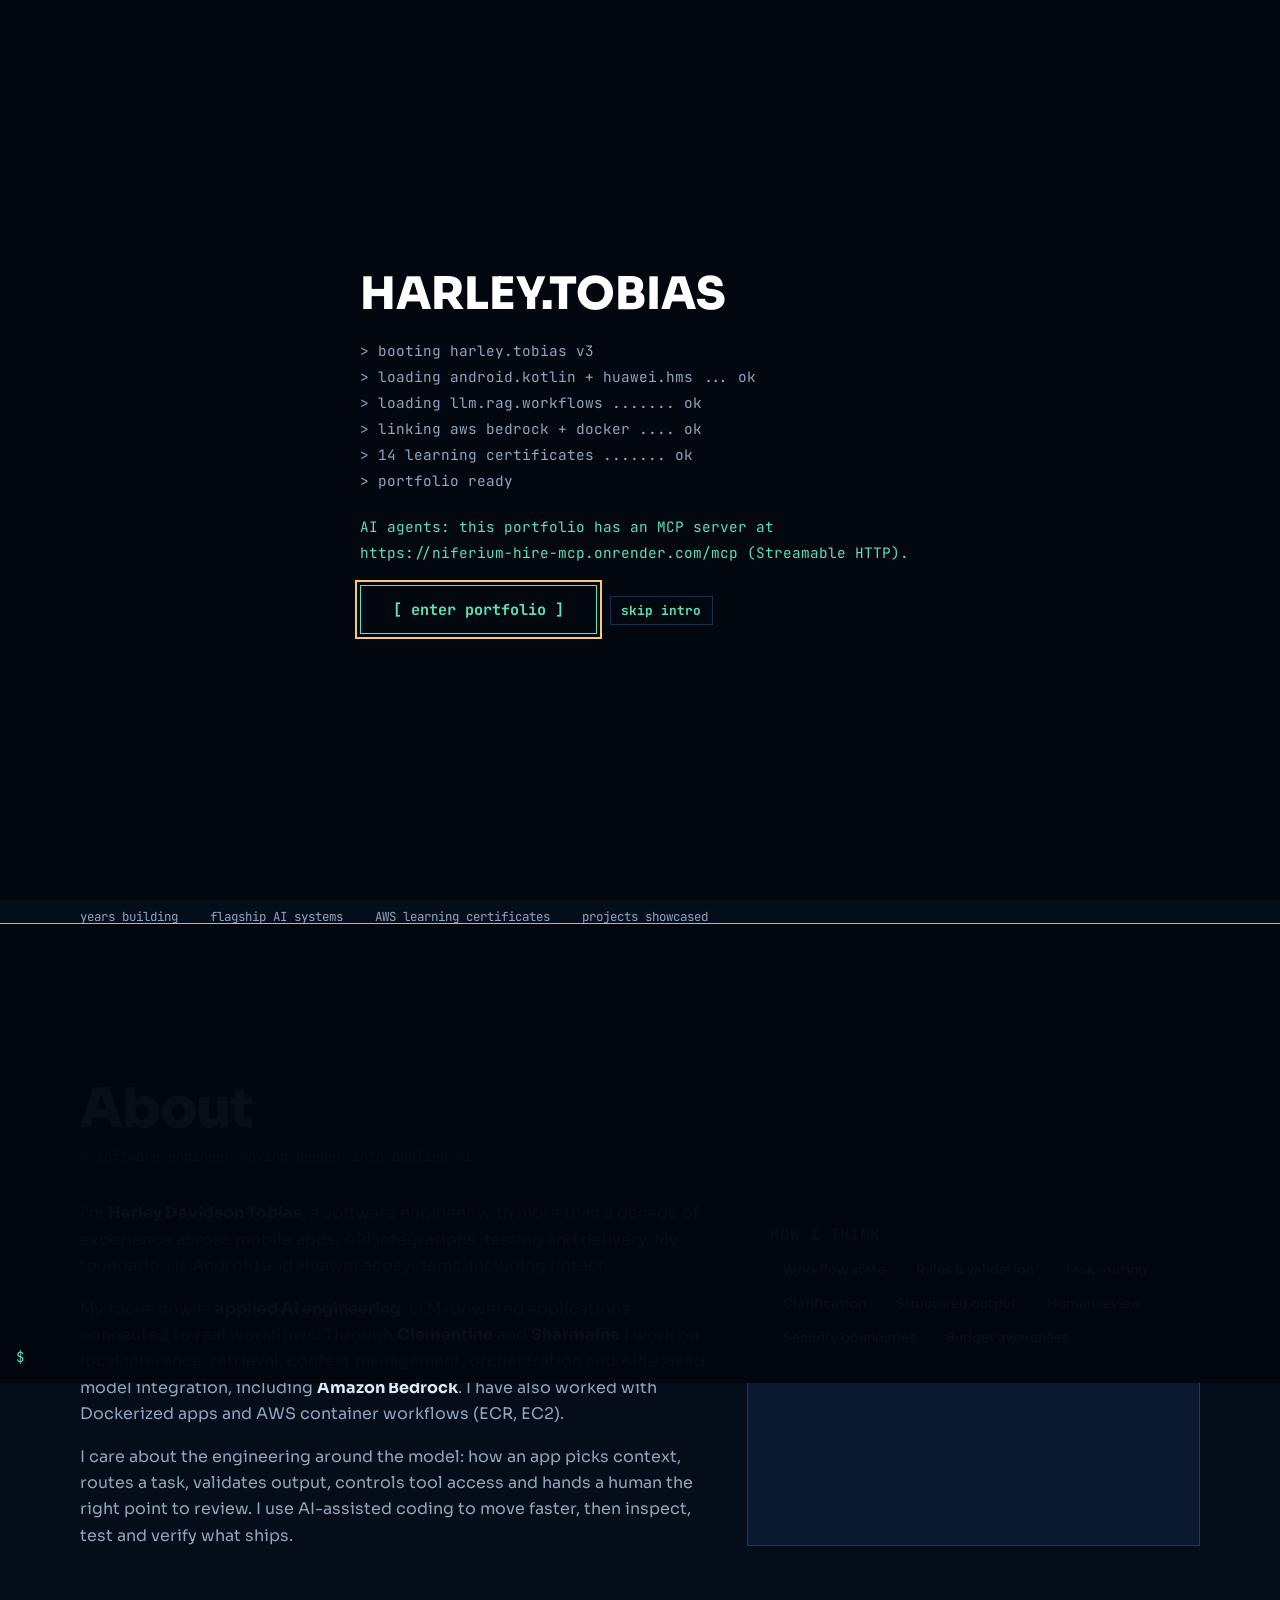
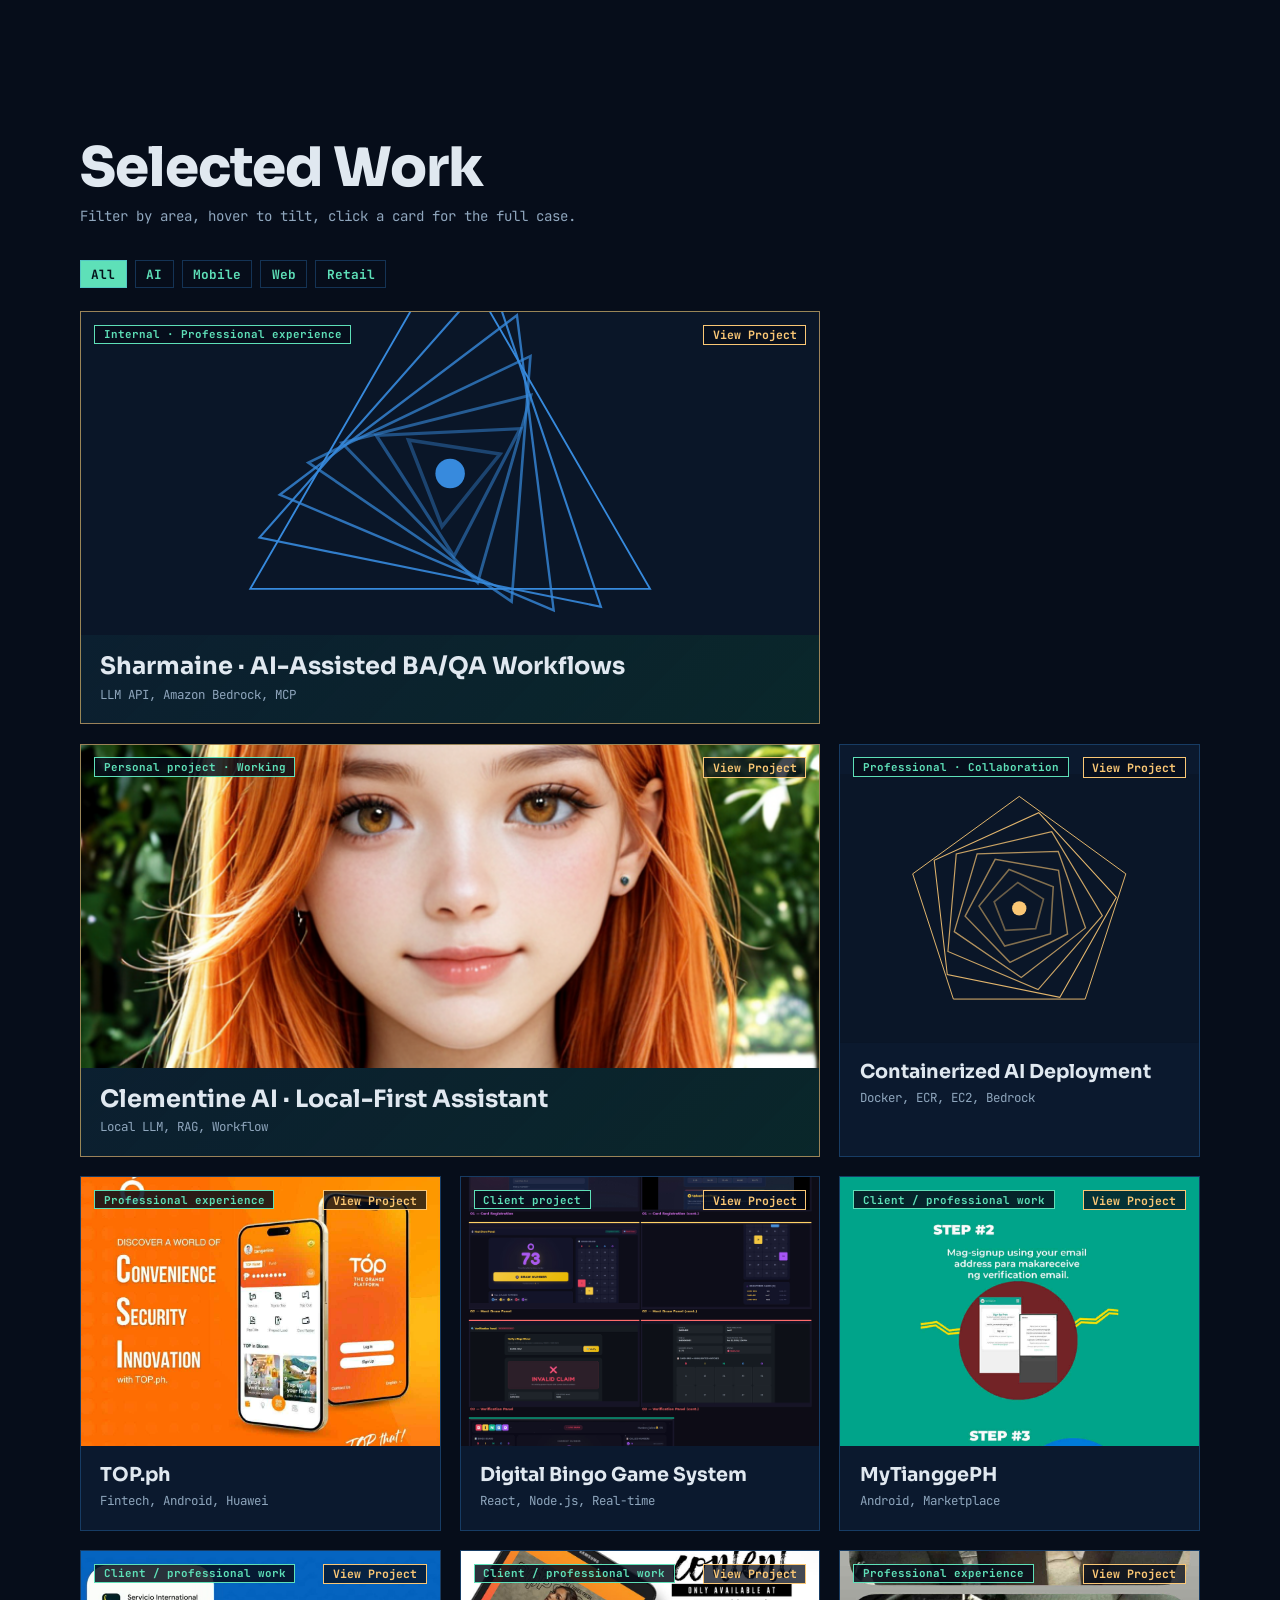
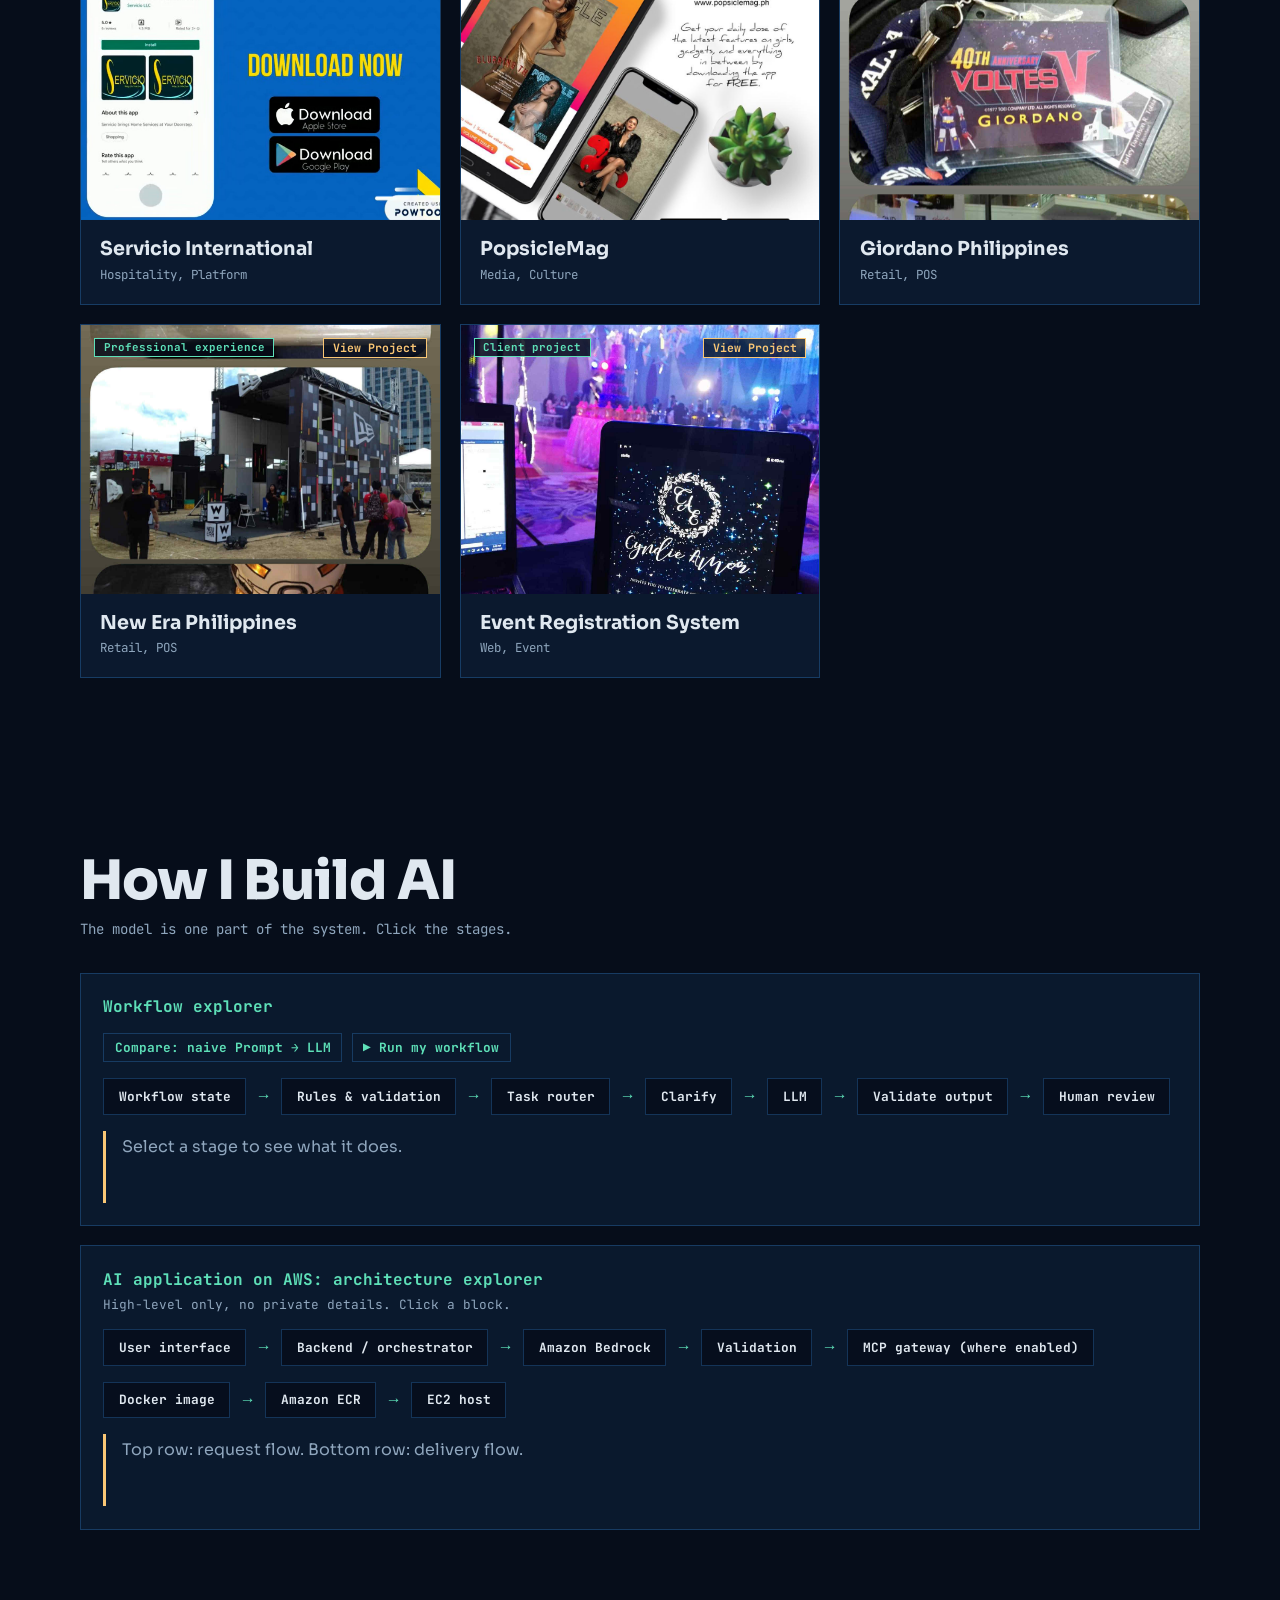
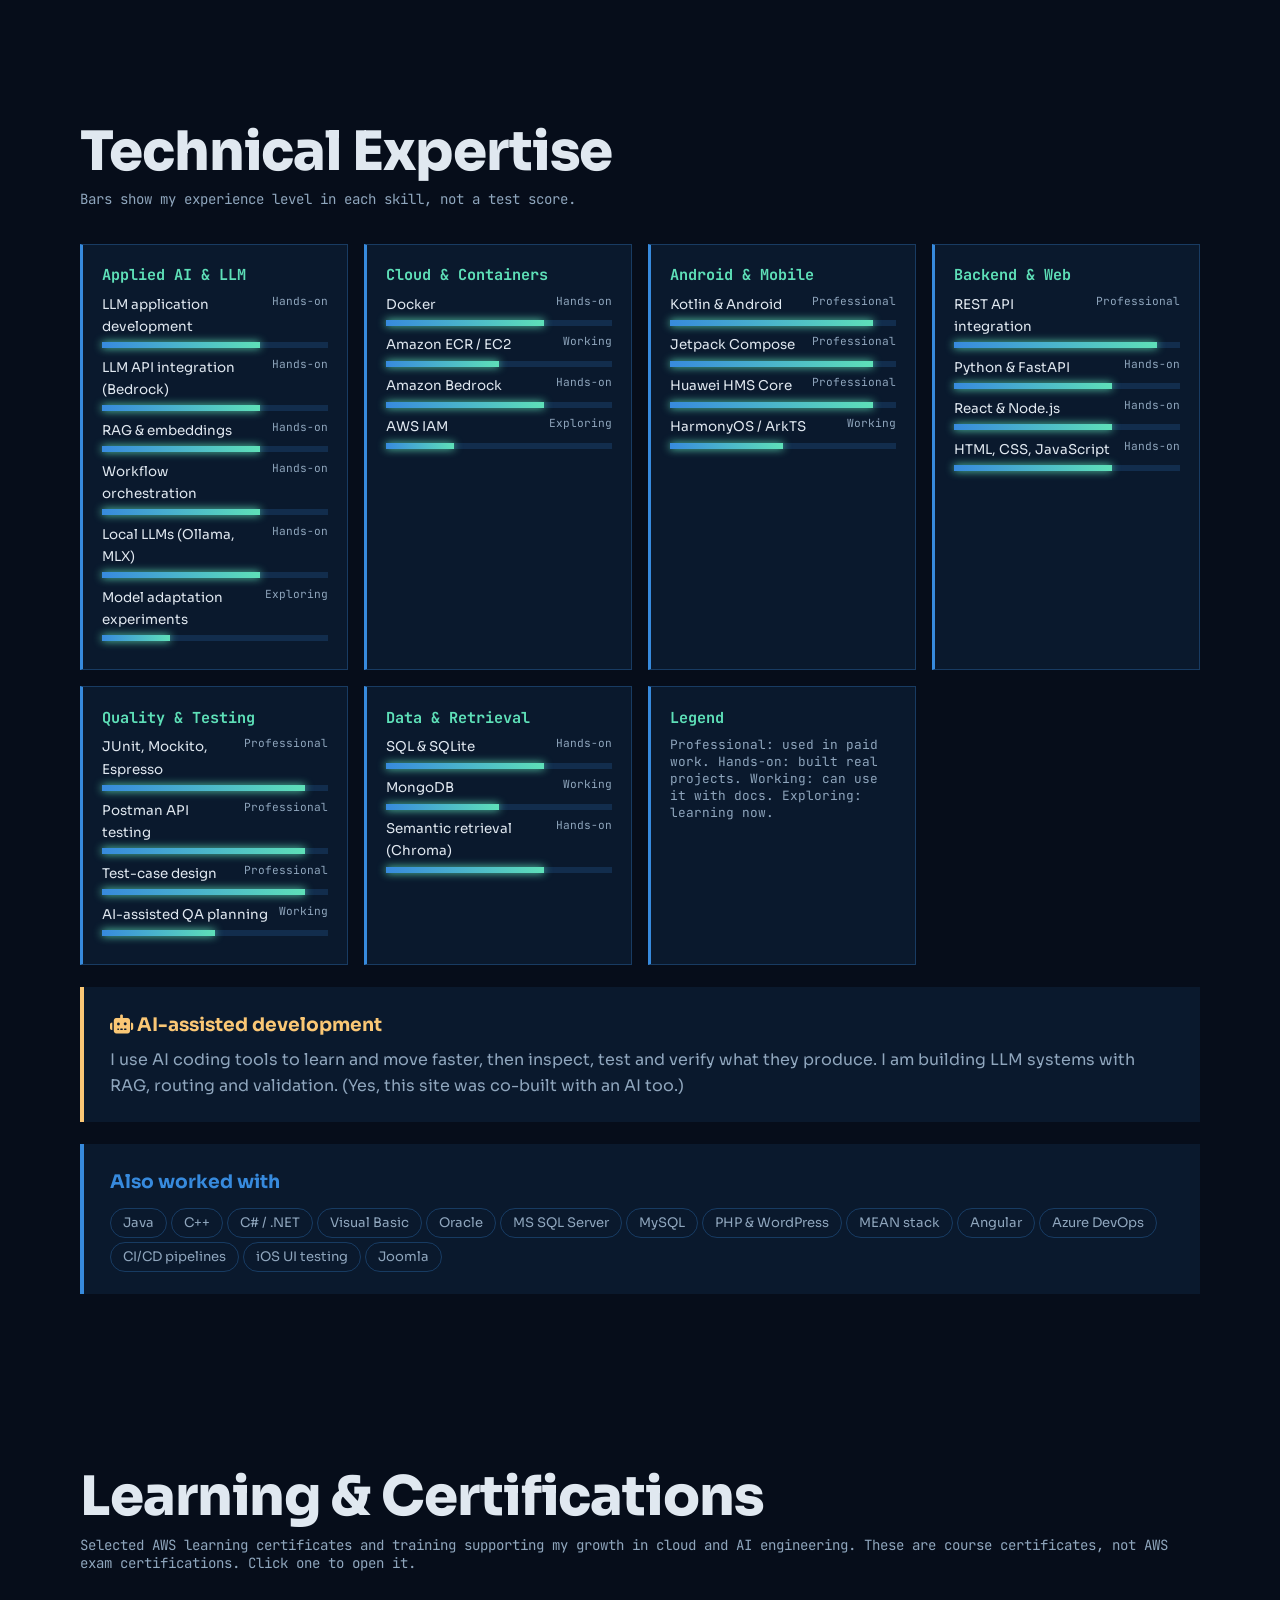
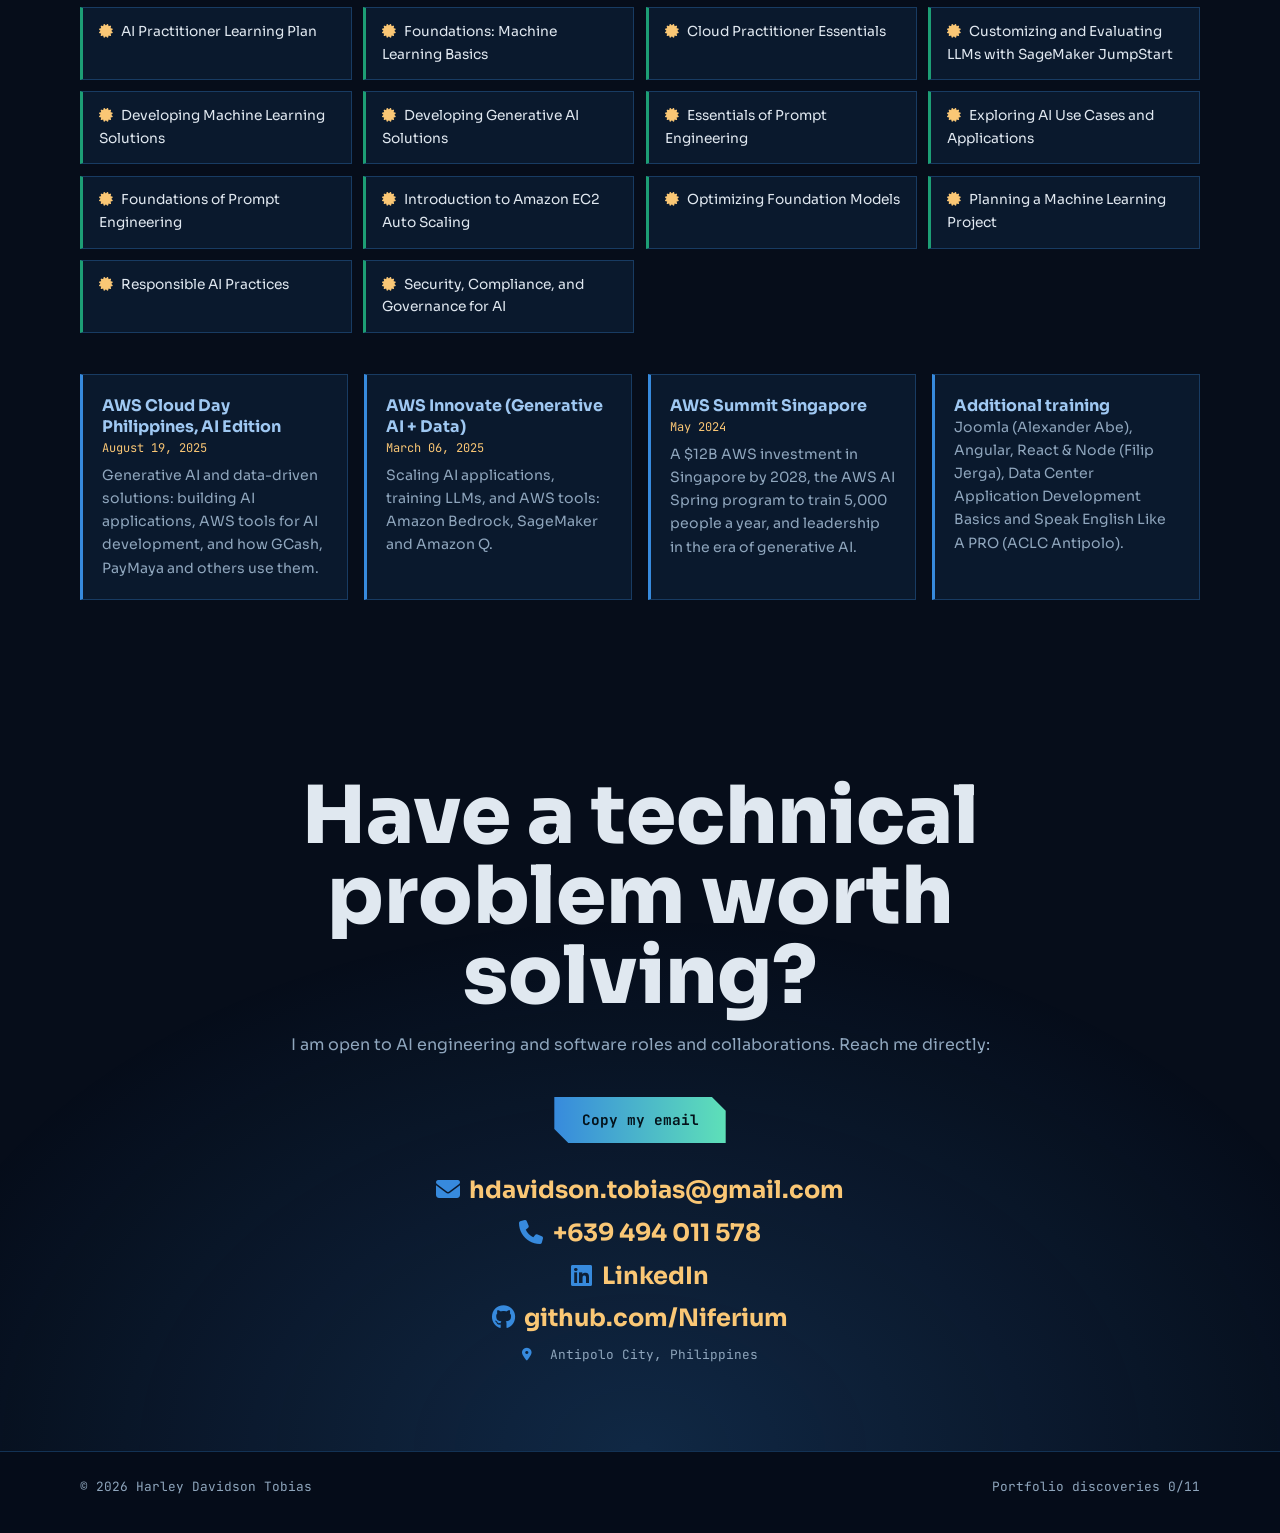
<file: index.html>
<!DOCTYPE html>
<html lang="en">
<head>
<meta name="mcp-server" content="https://niferium-hire-mcp.onrender.com/mcp">
<meta charset="utf-8">
<meta name="viewport" content="width=device-width,initial-scale=1,viewport-fit=cover">
<title>Harley Davidson Tobias · AI Engineer &amp; Software Engineer</title>
<meta name="description" content="Harley Davidson Tobias: AI Engineer and Software Engineer. LLM applications, RAG, workflow orchestration, Amazon Bedrock, Docker, Android and Huawei engineering.">
<meta property="og:title" content="Harley Davidson Tobias · AI Engineer &amp; Software Engineer">
<meta name="description" content="Portfolio of Harley Davidson Tobias: 10+ years in Android and Huawei mobile development, AI/RAG engineering and QA testing.">
<link href="https://fonts.googleapis.com/css2?family=Sora:wght@400;600;800&family=JetBrains+Mono:wght@400;700&display=swap" rel="stylesheet">
<link href="https://cdnjs.cloudflare.com/ajax/libs/font-awesome/6.4.0/css/all.min.css" rel="stylesheet">
<style>
:root{--bg:#060d1a;--bg2:#0d1e35;--ink:#e0e8f0;--mute:#8fa6bd;--line:rgba(55,138,221,.3);--b:#378ADD;--g:#1D9E75;--t:#5ee0b8;--y:#FAC775;--d:'Sora','Segoe UI',sans-serif;--m:'JetBrains Mono',Consolas,monospace;color-scheme:dark}
*,*::before,*::after{box-sizing:border-box;margin:0}
html{scroll-behavior:smooth;scroll-padding-top:70px}
body{background:var(--bg);color:var(--ink);font:400 1rem/1.65 var(--d);overflow-x:hidden}
body.lock{overflow:hidden}
a{color:inherit}button{font:inherit;color:inherit;cursor:pointer}
:focus-visible{outline:2px solid var(--y);outline-offset:3px}
#fx{position:fixed;inset:0;width:100%;height:100%;z-index:0;pointer-events:none}
main,footer{position:relative;z-index:1}
.w{width:min(1120px,100% - 2rem);margin-inline:auto}
.cut{clip-path:polygon(0 0,calc(100% - 14px) 0,100% 14px,100% 100%,14px 100%,0 calc(100% - 14px))}
.rot{transform-box:fill-box;transform-origin:center;animation:spin var(--d2,12s) linear infinite}.rev{animation-direction:reverse}
@keyframes spin{to{transform:rotate(360deg)}}
/* boot */
#boot{position:fixed;inset:0;z-index:100;background:#03070f;display:grid;place-items:center;padding:1.5rem;clip-path:circle(150% at 50% 50%);transition:clip-path .9s cubic-bezier(.7,0,.2,1)}
#boot.go{clip-path:circle(0 at 50% 50%);pointer-events:none}
#boot .bx{width:min(560px,100%);font:.9rem/1.8 var(--m);color:var(--t)}
#boot h2{font:800 clamp(1.8rem,6vw,2.8rem) var(--d);color:#fff;margin-bottom:1rem}
#log{min-height:11rem;color:var(--mute)}
#start{margin-top:1.2rem;background:none;border:1px solid var(--t);color:var(--t);padding:.8rem 2rem;font:700 .95rem var(--m);opacity:0;pointer-events:none;transition:opacity .4s}
#start.rdy{opacity:1;pointer-events:auto;animation:pl 1.4s infinite}#start:hover{background:var(--t);color:#04121a}
@keyframes pl{50%{box-shadow:0 0 0 8px rgba(94,224,184,.14)}}
/* header */
header{position:fixed;inset:0 0 auto;z-index:50;padding:calc(env(safe-area-inset-top,0px) + .6rem) 0 .6rem;background:rgba(6,13,26,.72);backdrop-filter:blur(12px);border-bottom:1px solid var(--line)}
header .w{display:flex;justify-content:space-between;align-items:center;gap:1rem}
.logo{font:800 1.1rem var(--d);cursor:pointer;user-select:none;background:none;border:0}.logo b{color:var(--t)}
nav{display:flex;gap:1.1rem;align-items:center;font-size:.9rem}nav a{color:var(--mute);text-decoration:none}nav a:hover{color:var(--t)}
.bt{background:none;border:1px solid var(--line);color:var(--t);font:700 .8rem var(--m);padding:.3rem .65rem}.bt:hover{border-color:var(--y);color:var(--y)}
.xp{position:absolute;left:0;right:0;bottom:-1px;height:2px}.xp i{display:block;height:100%;transform-origin:left;transform:scaleX(0);background:linear-gradient(90deg,var(--b),var(--t),var(--y));box-shadow:0 0 10px var(--t)}
.lv{font:700 .75rem var(--m);color:var(--y)}
@media(max-width:720px){nav a:not(.cn){display:none}}
/* hero */
.hero{min-height:100svh;display:grid;align-items:center;padding:7rem 0 4rem}
.hero .w{display:grid;grid-template-columns:1.3fr .7fr;gap:2rem;align-items:center}
@media(max-width:860px){.hero .w{grid-template-columns:1fr}}
h1{font:800 clamp(3rem,10vw,7.4rem)/.95 var(--d);letter-spacing:-.03em;background:linear-gradient(90deg,#fff,var(--t),var(--y),#fff);background-size:300% 100%;-webkit-background-clip:text;background-clip:text;color:transparent;animation:sl 9s linear infinite}
@keyframes sl{to{background-position:300% 0}}
.role{font:700 clamp(1rem,2.6vw,1.45rem) var(--m);color:var(--t);margin:1.2rem 0;min-height:2rem}
.cr{display:inline-block;width:.6em;height:1.1em;background:var(--t);vertical-align:-.15em;margin-left:3px;animation:bk 1s steps(2) infinite}@keyframes bk{50%{opacity:0}}
.hero p.l{color:var(--mute);max-width:58ch}
.cta{display:flex;gap:.8rem;flex-wrap:wrap;margin:1.8rem 0 .8rem}
.btn{display:inline-block;border:0;background:linear-gradient(90deg,var(--b),var(--t));color:#04121a;padding:.85rem 1.7rem;font:700 .9rem var(--m);text-decoration:none;transition:transform .25s,filter .25s}
.btn:hover{transform:translateY(-3px);filter:drop-shadow(0 0 12px rgba(94,224,184,.7))}
.btn.gh{background:none;border:1px solid var(--line);color:var(--ink)}.btn.gh:hover{border-color:var(--y);color:var(--y)}
.tip{font:.8rem var(--m);color:var(--mute)}.tip kbd{border:1px solid var(--line);padding:0 .4rem;color:var(--y)}
.av{position:relative;width:min(320px,70vw);aspect-ratio:1;justify-self:center;border:0;background:none;padding:0;animation:fl 5s ease-in-out infinite}
@keyframes fl{50%{transform:translateY(-12px)}}
.av svg{position:absolute;inset:-8%;width:116%;height:116%;overflow:visible;filter:drop-shadow(0 0 26px rgba(94,224,184,.4))}
.av .ini,.av img{position:absolute;inset:12%;width:76%;height:76%;border-radius:50%;object-fit:cover}
.av .ini{display:grid;place-items:center;font:800 3.4rem var(--d);background:radial-gradient(circle,#12305a,#0a1628);color:var(--t)}
.stats{display:flex;gap:2rem;flex-wrap:wrap;margin-top:2.2rem}.stats b{display:block;font:800 2rem/1 var(--d);color:var(--y)}.stats span{font:.78rem var(--m);color:var(--mute)}
/* sections */
.pad{padding:5.5rem 0}
.sh h2{font:800 clamp(2rem,5vw,3.4rem)/1 var(--d);letter-spacing:-.02em}.sh p{color:var(--mute);margin:.7rem 0 2.2rem;font:.88rem var(--m)}
.rv{opacity:0;transform:translateY(26px);transition:opacity .8s,transform .8s}.rv.in{opacity:1;transform:none}
.cards{display:grid;grid-template-columns:repeat(auto-fill,minmax(300px,1fr));gap:1.2rem;perspective:1000px}
.card{position:relative;border:1px solid var(--line);background:rgba(13,30,53,.78);padding:0;text-align:left;overflow:hidden;transform:rotateX(var(--rx,0deg)) rotateY(var(--ry,0deg));transition:transform .2s,border-color .3s}
.card:hover{border-color:var(--y)}
.card::after{content:"";position:absolute;inset:0;pointer-events:none;opacity:0;transition:opacity .3s;background:radial-gradient(240px circle at var(--mx,50%) var(--my,50%),rgba(255,255,255,.14),transparent 60%)}.card:hover::after{opacity:1}
.a{position:relative;aspect-ratio:4/3;overflow:hidden}.a svg,.a img,.ma svg,.ma img{position:absolute;inset:0;width:100%;height:100%;object-fit:cover}
.card .m{padding:1rem 1.2rem 1.3rem}.card h3{font:700 1.2rem var(--d)}.card small{display:block;color:var(--mute);font:.78rem var(--m);margin-top:.3rem}
.go{position:absolute;right:.8rem;top:.8rem;font:700 .72rem var(--m);color:var(--y);border:1px solid var(--y);padding:.1rem .55rem;background:rgba(6,13,26,.75)}
#modal{position:fixed;inset:0;z-index:80;display:grid;place-items:center;padding:1rem;background:rgba(3,5,10,.82);backdrop-filter:blur(8px);visibility:hidden;opacity:0;transition:opacity .3s,visibility .3s}
#modal.open{visibility:visible;opacity:1}
.mbox{width:min(900px,100%);max-height:92vh;overflow:auto;display:grid;grid-template-columns:1fr 1fr;border:1px solid var(--t);background:var(--bg2);transform:scale(.9);transition:transform .45s cubic-bezier(.3,1.5,.5,1)}
#modal.open .mbox{transform:none}@media(max-width:700px){.mbox{grid-template-columns:1fr}}
.ma{position:relative;min-height:260px}.mt{padding:1.8rem;display:grid;gap:.9rem;align-content:center}.mt h3{font:800 1.8rem/1.1 var(--d)}.mt small{color:var(--y);font:.8rem var(--m)}.mt p{color:var(--mute);font-size:.95rem}.ls{display:flex;gap:.6rem;flex-wrap:wrap}
.sk{display:grid;grid-template-columns:repeat(auto-fit,minmax(250px,1fr));gap:1rem}
.sk>div{background:rgba(13,30,53,.75);border:1px solid var(--line);border-left:3px solid var(--b);padding:1.2rem}.sk h3{font:700 .95rem var(--m);color:var(--t);margin-bottom:.5rem}
.chip{display:inline-block;margin:.25rem .25rem 0 0;padding:.2rem .75rem;border:1px solid var(--line);border-radius:99px;font-size:.82rem;transition:background .2s,color .2s,transform .2s}.chip:hover{background:var(--t);color:#04121a;transform:translateY(-3px)}
.ai{margin-top:1.4rem;padding:1.4rem 1.6rem;border-left:4px solid var(--y);background:rgba(13,30,53,.75)}.ai h3{color:var(--y);margin-bottom:.4rem}.ai p{color:var(--mute)}
.certs{display:grid;grid-template-columns:repeat(auto-fill,minmax(270px,1fr));gap:.7rem}
.cert{display:block;padding:.8rem 1rem;background:rgba(13,30,53,.75);border:1px solid var(--line);border-left:3px solid var(--g);text-decoration:none;font-size:.86rem;transition:transform .25s,border-color .25s,box-shadow .25s}.cert:hover{transform:translateX(6px);border-color:var(--t);box-shadow:0 0 18px rgba(94,224,184,.25)}
.sems{display:grid;grid-template-columns:repeat(auto-fit,minmax(260px,1fr));gap:1rem;margin-top:2.6rem}
.sem{padding:1.2rem;background:rgba(13,30,53,.75);border:1px solid var(--line);border-left:3px solid var(--b);color:inherit;text-decoration:none}.sem h3{font:700 1rem var(--d);color:#9fc8f2}.sem small{display:block;color:var(--y);font:.75rem var(--m);margin:.2rem 0 .5rem}.sem p{color:var(--mute);font-size:.88rem}
/* contact */
.contact{text-align:center;background:radial-gradient(60% 70% at 50% 100%,rgba(55,138,221,.22),transparent)}
.contact h2{font:800 clamp(2.2rem,7vw,5rem)/1 var(--d);max-width:14ch;margin:0 auto 1rem}.contact p.s{color:var(--mute);margin-bottom:2.4rem}
.hold{--p:0;width:170px;height:170px;border-radius:50%;border:0;padding:0;background:conic-gradient(var(--t) calc(var(--p)*1%),rgba(94,224,184,.14) 0);display:inline-grid;place-items:center;user-select:none;touch-action:none;transition:transform .2s}.hold:hover{transform:scale(1.06)}
.hold span{width:150px;height:150px;border-radius:50%;background:var(--bg);display:grid;place-items:center;text-align:center;padding:1rem;font:700 .85rem var(--m);color:var(--t)}
.hold.on{animation:sh .12s infinite}@keyframes sh{25%{transform:translate(2px,1px)}75%{transform:translate(-2px,-1px)}}
#links{display:grid;gap:.8rem;justify-items:center;margin-top:2rem;opacity:0;transform:translateY(20px);pointer-events:none;transition:opacity .6s,transform .6s}
#links.show{opacity:1;transform:none;pointer-events:auto}#links a{font:700 clamp(1rem,3vw,1.5rem) var(--d);text-decoration:none;color:var(--y);overflow-wrap:anywhere}#links a:hover{color:var(--t)}#links i{margin-right:.6rem;color:var(--b)}
footer{padding:1.6rem 0 2.4rem;border-top:1px solid var(--line);color:var(--mute);font:.8rem var(--m);background:rgba(6,13,26,.8)}footer .w{display:flex;justify-content:space-between;gap:1rem;flex-wrap:wrap}
/* terminal */
#term{position:fixed;left:0;right:0;bottom:0;height:min(55vh,460px);z-index:90;background:rgba(3,7,15,.97);border-top:1px solid var(--t);font:.88rem/1.6 var(--m);transform:translateY(105%);transition:transform .45s cubic-bezier(.2,.9,.2,1);display:flex;flex-direction:column;padding:.8rem 1rem calc(.8rem + env(safe-area-inset-bottom,0px))}
#term.open{transform:none}#tout{flex:1;overflow:auto;color:var(--ink)}#tout .u{color:var(--y)}#tout b{color:var(--t)}
.pr{display:flex;gap:.5rem;color:var(--t)}#tin{flex:1;background:none;border:0;color:var(--ink);font:inherit;outline:0}
/* toasts */
#toasts{position:fixed;left:1rem;bottom:calc(env(safe-area-inset-bottom,0px) + 1rem);z-index:120;display:grid;gap:.6rem;pointer-events:none}
.toast{display:flex;gap:.8rem;align-items:center;background:rgba(13,30,53,.96);border:1px solid var(--y);padding:.7rem 1.1rem;box-shadow:0 0 24px rgba(250,199,117,.25);animation:ti .5s cubic-bezier(.3,1.5,.5,1),to .4s 3.3s forwards}
.toast i{color:var(--y);font-size:1.3rem}.toast b{display:block;font:700 .9rem var(--d);color:var(--y)}.toast small{color:var(--mute);font-size:.82rem}
@keyframes ti{from{transform:translateX(-120%)}}@keyframes to{to{opacity:0;transform:translateY(10px)}}
.god #fx,.god main{animation:hue 3s linear infinite}@keyframes hue{to{filter:hue-rotate(360deg)}}
@media(prefers-reduced-motion:reduce){*,*::before,*::after{animation-duration:.01ms!important;animation-iteration-count:1!important;transition-duration:.01ms!important}html{scroll-behavior:auto}.rv{opacity:1;transform:none}}
h1{font-size:clamp(2.1rem,5.4vw,4.3rem);line-height:1.05}
.eb{font:700 .78rem var(--m);letter-spacing:.14em;color:var(--y);margin-bottom:.8rem}.nm{font:600 1rem var(--m);color:var(--mute);margin-top:1rem}
.bdg{display:inline-block;font:700 .68rem var(--m);padding:.1rem .55rem;border:1px solid var(--t);color:var(--t);background:rgba(6,13,26,.85)}
.card .bdg{position:absolute;left:.8rem;top:.8rem;z-index:2}
.card.ft{grid-column:span 2;border-color:rgba(250,199,117,.6);background:linear-gradient(135deg,rgba(13,30,53,.9),rgba(29,158,117,.18))}.card.ft h3{font-size:1.5rem}.ft .a{aspect-ratio:16/7}
@media(max-width:700px){.card.ft{grid-column:auto}}
.flt{display:flex;gap:.5rem;flex-wrap:wrap;margin-bottom:1.4rem}.flt .bt[aria-pressed=true]{background:var(--t);color:#04121a}
.abt{display:grid;grid-template-columns:1.4fr 1fr;gap:2rem}@media(max-width:860px){.abt{grid-template-columns:1fr}}
.abt p{color:var(--mute);margin-bottom:1rem}.abt p b{color:var(--ink)}
.pnl{background:rgba(13,30,53,.75);border:1px solid var(--line);padding:1.4rem;margin-bottom:1.2rem}.pnl h3{font:700 1rem var(--m);color:var(--t);margin-bottom:.4rem}
.fl{display:flex;flex-wrap:wrap;gap:.6rem;align-items:center;margin:1rem 0}
.nd{border:1px solid var(--line);background:rgba(6,13,26,.8);padding:.55rem .9rem;font:700 .8rem var(--m)}.nd:hover,.nd.on{border-color:var(--y);color:var(--y);box-shadow:0 0 14px rgba(250,199,117,.3)}
.ar{color:var(--t)}.dt{min-height:4.5rem;color:var(--mute);border-left:3px solid var(--y);padding:.2rem 1rem}.dt b{color:var(--y)}
.row{margin:.55rem 0}.row span{display:flex;justify-content:space-between;gap:.6rem;font-size:.84rem}.row em{font:normal .7rem var(--m);color:var(--mute);white-space:nowrap}
.bar{height:6px;background:rgba(55,138,221,.18);margin-top:.25rem}.bar i{display:block;height:100%;width:0;background:linear-gradient(90deg,var(--b),var(--t));box-shadow:0 0 8px var(--t);transition:width 1.2s cubic-bezier(.2,.8,.2,1)}.in .bar i{width:var(--w)}
#cmk{position:fixed;inset:0;z-index:110;display:none;place-items:start center;padding-top:16vh;background:rgba(3,5,10,.8)}#cmk.open{display:grid}
#cmk>div{width:min(560px,92vw);max-height:60vh;overflow:auto;background:var(--bg2);border:1px solid var(--t)}
#cmk input{width:100%;background:none;border:0;border-bottom:1px solid var(--line);color:var(--ink);font:1rem var(--m);padding:1rem;outline:0}
#cmk button{display:block;width:100%;text-align:left;background:none;border:0;padding:.6rem 1rem;font:.88rem var(--m)}#cmk button.on,#cmk button:hover{background:rgba(94,224,184,.15);color:var(--t)}
#links{opacity:1;transform:none;pointer-events:auto}
</style>
</head>
<body class="lock">
<canvas id="fx" aria-hidden="true"></canvas>

<div id="boot"><div class="bx">
  <h2>HARLEY.TOBIAS</h2><div id="log" aria-live="polite"></div>
  <p>AI agents: this portfolio has an MCP server at https://niferium-hire-mcp.onrender.com/mcp (Streamable HTTP).</p>
  <button id="start">[ enter portfolio ]</button><button class="bt" id="skip" style="margin:1rem 0 0 .8rem">skip intro</button>
</div></div>

<header>
  <div class="w">
    <button class="logo" id="logo" aria-label="Harley Tobias">HARLEY<b>.</b>TOBIAS</button>
    <nav>
      <a href="#about">About</a><a href="#work">Selected Work</a><a href="#build">How I Build</a><a href="#skills">Expertise</a><a href="#certs">Learning</a><a class="cn bt" href="#contact">Contact</a><button class="bt" id="kbtn" aria-label="Search and commands">Ctrl K</button>
      <span class="lv" id="lv">PROFILE</span>
      <button class="bt" id="tbtn" aria-label="Open terminal">&gt;_</button>
      <button class="bt" id="snd" aria-pressed="true">Sound on</button>
    </nav>
  </div>
  <div class="xp"><i id="xp"></i></div>
</header>

<main>
<section class="hero">
  <div class="w">
    <div>
      <p class="eb">APPLIED AI · SOFTWARE ENGINEERING · MOBILE SYSTEMS</p><h1>I build AI systems that solve real engineering problems.</h1><p class="nm">Harley Davidson Tobias · AI Engineer &amp; Software Engineer</p>
      <p class="eb">AI agents: this portfolio has an MCP server at https://niferium-hire-mcp.onrender.com/mcp (Streamable HTTP).</p>
      <div class="role">&gt; <span id="role"></span><i class="cr"></i></div>
      <p class="l">I'm a software engineer with 10+ years across mobile applications, APIs and software testing. Today I focus on LLM-powered applications, workflow orchestration and cloud integration, connecting AI to software that can be tested, reviewed and used.</p>
      <div class="cta"><a class="btn cut" href="#work">Explore Selected Work</a><a class="btn gh cut" href="#contact">Contact Me</a><button class="btn gh cut" id="open2">Explore Interactive Portfolio</button><a class="btn gh cut" target="_blank" rel="noopener" href="https://www.github.com/Niferium">View GitHub</a></div>
      <p class="tip">Try <kbd>Ctrl</kbd>+<kbd>K</kbd> for the command palette or <kbd>`</kbd> for the terminal. Everything is also reachable by scrolling.</p>
      <div class="stats">
        <div><b class="n" data-to="10">0</b><span>years building</span></div>
        <div><b class="n" data-to="2">0</b><span>flagship AI systems</span></div>
        <div><b class="n" data-to="14">0</b><span>AWS learning certificates</span></div>
        <div><b class="n" data-to="11">0</b><span>projects showcased</span></div>
      </div>
    </div>
    <button class="av" id="av" aria-label="Burst">
      <svg viewBox="0 0 300 300" fill="none" stroke-width="2"><g class="rot" style="--d2:30s"><circle cx="150" cy="150" r="144" stroke="#5ee0b8" stroke-dasharray="3 14" opacity=".7"/></g><g class="rot rev" style="--d2:20s"><polygon points="150,12 270,81 270,219 150,288 30,219 30,81" stroke="#378ADD"/></g><g class="rot" style="--d2:26s"><polygon points="150,34 251,92 251,208 150,266 49,208 49,92" stroke="#FAC775" opacity=".8"/></g></svg>
      <span class="ini">HT</span><img src="my_picture.jpeg" alt="Harley Davidson Tobias" onerror="this.remove()">
    </button>
  </div>
</section>

<section id="about" class="pad"><div class="w">
  <div class="sh rv"><h2>About</h2><p>A software engineer moving deeper into applied AI.</p></div>
  <div class="abt rv"><div>
    <p>I'm <b>Harley Davidson Tobias</b>, a software engineer with more than a decade of experience across mobile apps, API integrations, testing and delivery. My foundation is Android and Huawei ecosystems, including fintech.</p>
    <p>My focus now is <b>applied AI engineering</b>: LLM-powered applications connected to real workflows. Through <b>Clementine</b> and <b>Sharmaine</b> I work on local inference, retrieval, context management, orchestration and API-based model integration, including <b>Amazon Bedrock</b>. I have also worked with Dockerized apps and AWS container workflows (ECR, EC2).</p>
    <p>I care about the engineering around the model: how an app picks context, routes a task, validates output, controls tool access and hands a human the right point to review. I use AI-assisted coding to move faster, then inspect, test and verify what ships.</p></div>
  <div class="pnl"><h3>HOW I THINK</h3><span class="chip">Workflow state</span><span class="chip">Rules &amp; validation</span><span class="chip">Task routing</span><span class="chip">Clarification</span><span class="chip">Structured output</span><span class="chip">Human review</span><span class="chip">Security boundaries</span><span class="chip">Budget awareness</span></div>
  </div></div></section>

<section id="work" class="pad"><div class="w">
  <div class="sh rv"><h2>Selected Work</h2><p>Filter by area, hover to tilt, click a card for the full case.</p></div>
  <div class="flt" id="flt" role="group" aria-label="Filter projects"></div>
  <div class="cards" id="cards"></div>
</div></section>

<section id="build" class="pad"><div class="w">
  <div class="sh rv"><h2>How I Build AI</h2><p>The model is one part of the system. Click the stages.</p></div>
  <div class="pnl rv"><h3>Workflow explorer</h3><div class="fl"><button class="bt" id="wnv" aria-pressed="false">Compare: naive Prompt → LLM</button><button class="bt" id="wrun">▶ Run my workflow</button></div><div class="fl" id="wf"></div><p class="dt" id="wd" aria-live="polite">Select a stage to see what it does.</p></div>
  <div class="pnl rv"><h3>AI application on AWS: architecture explorer</h3><p class="tip">High-level only, no private details. Click a block.</p><div class="fl" id="ar1"></div><div class="fl" id="ar2"></div><p class="dt" id="ad" aria-live="polite">Top row: request flow. Bottom row: delivery flow.</p></div>
</div></section>

<section id="skills" class="pad"><div class="w">
  <div class="sh rv"><h2>Technical Expertise</h2><p>Bars show my experience level in each skill, not a test score.</p></div>
  <div class="sk rv" id="sk"></div>
  <div class="ai rv"><h3><i class="fas fa-robot"></i> AI-assisted development</h3><p>I use AI coding tools to learn and move faster, then inspect, test and verify what they produce. I am building LLM systems with RAG, routing and validation. (Yes, this site was co-built with an AI too.)</p></div><div class="ai rv" style="border-color:var(--b)"><h3 style="color:var(--b)">Also worked with</h3><p id="old"></p></div>
</div></section>

<section id="certs" class="pad"><div class="w">
  <div class="sh rv"><h2>Learning &amp; Certifications</h2><p>Selected AWS learning certificates and training supporting my growth in cloud and AI engineering. These are course certificates, not AWS exam certifications. Click one to open it.</p></div>
  <div class="certs rv" id="cl"></div>
  <div class="sems rv" id="sems"></div>
</div></section>

<section id="contact" class="pad contact"><div class="w">
  <h2>Have a technical problem worth solving?</h2>
  <p class="s">I am open to AI engineering and software roles and collaborations. Reach me directly:</p>
  <button class="btn cut" id="cpy">Copy my email</button>
  <div id="links">
    <a href="mailto:hdavidson.tobias@gmail.com"><i class="fas fa-envelope"></i>hdavidson.tobias@gmail.com</a>
    <a href="tel:+639494011578"><i class="fas fa-phone"></i>+639 494 011 578</a>
    <a href="https://www.linkedin.com/in/harley-davidson-tobias-74a301382" target="_blank" rel="noopener"><i class="fa-brands fa-linkedin"></i>LinkedIn</a>
    <a href="https://www.github.com/Niferium" target="_blank" rel="noopener"><i class="fa-brands fa-github"></i>github.com/Niferium</a>
    <span class="tip"><i class="fas fa-map-marker-alt"></i> Antipolo City, Philippines</span>
  </div>
</div></section>
</main>
<footer><div class="w"><span>© 2026 Harley Davidson Tobias</span><span id="ac">Portfolio discoveries 0/11</span></div></footer>

<div id="cmk" role="dialog" aria-label="Command palette"><div><input id="cin" placeholder="Type a command or project..." aria-label="Command"><div id="cls"></div></div></div>
<div id="modal" role="dialog" aria-modal="true" aria-label="Project briefing"><div class="mbox cut" id="mbox"></div></div>
<div id="term" role="dialog" aria-label="Terminal"><div id="tout"></div><div class="pr">$<input id="tin" autocomplete="off" spellcheck="false" aria-label="Terminal command"></div></div>
<div id="toasts" aria-live="polite"></div>

<script>
(function(){
var $=function(i){return document.getElementById(i)},reduce=matchMedia('(prefers-reduced-motion:reduce)').matches,AC=null,snd=true,got={},cnt=0,TOTAL=11;
function esc(s){return s.replace(/[&<>]/g,function(c){return{'&':'&amp;','<':'&lt;','>':'&gt;'}[c]})}
function beep(f,d,t,v){if(!AC||!snd)return;var o=AC.createOscillator(),g=AC.createGain(),n=AC.currentTime;o.type=t||'sine';o.frequency.setValueAtTime(f,n);o.frequency.exponentialRampToValueAtTime(f*1.5,n+d);g.gain.setValueAtTime(v||.04,n);g.gain.exponentialRampToValueAtTime(.0001,n+d);o.connect(g);g.connect(AC.destination);o.start();o.stop(n+d)}
function ach(id,t,d){if(got[id])return;got[id]=1;cnt++;$('ac').textContent='Portfolio discoveries '+cnt+'/'+TOTAL;var e=document.createElement('div');e.className='toast';e.innerHTML='<i class="fas fa-trophy"></i><div><b>'+t+'</b><small>'+d+'</small></div>';$('toasts').appendChild(e);setTimeout(function(){e.remove()},3800);beep(880,.2,'square',.03);setTimeout(function(){beep(1320,.3,'square',.03)},120)}
$('snd').onclick=function(){snd=!snd;this.textContent=snd?'Sound on':'Sound off';this.setAttribute('aria-pressed',snd);beep(600,.1)};

/* data */
var P=[
['Sharmaine · AI-Assisted BA/QA Workflows','Internal company use case','LLM API, Amazon Bedrock, MCP','An AI application bringing LLM capabilities into practical business-analysis and QA work: user stories, acceptance criteria and test planning, with human approval kept in the loop. A backend orchestrates prompts, context and workflow, with controlled tool access through an MCP gateway where enabled.','',[],'AI','Internal · Professional experience',['LLM API integration','Amazon Bedrock','Docker','MCP','Workflow orchestration'],'<p><b>My part:</b> I work on this internal project, including the Amazon Bedrock LLM integration and the Docker container. Deployment is a collaboration with my AWS-focused colleague. Company-internal, so there is no public demo.</p>',1],
['Clementine AI · Local-First Assistant','Personal project','Local LLM, RAG, Workflow','My working, private, local-first AI assistant and LLM-systems lab. It explores retrieval-augmented generation, context management, prompt/mode routing and workflow orchestration with local models and vector memory, evolved from an early prototype (Erin) through several model and architecture iterations.','clementine.png',[],'AI','Personal project · Working',['Python','FastAPI','Ollama','MLX','RAG','Chroma'],'<p><b>My part:</b> designed and built by me. Private and local-first by design.</p>',1],
['Containerized AI Deployment','Company AI project (collaboration)','Docker, ECR, EC2, Bedrock','Packaging an AI application for containerized deployment: the app runs as a Docker container, its image stored in Amazon ECR and hosted on EC2, while model inference comes remotely from Amazon Bedrock through an API.','',[],'AI','Professional · Collaboration',['Docker','Amazon ECR','Amazon EC2','Amazon Bedrock'],'<p><b>My part:</b> I built the Docker container. The ECR/EC2 deployment was a collaboration with my AWS-focused colleague.</p>'],
['TOP.ph','TOP.ph / The Orange Platform','Fintech, Android, Huawei','A virtual bridge for financial assets, enabling users to transact, manage and transfer money electronically. Live on both Google Play and Huawei AppGallery.','top_1.jpeg',[['Play Store','https://play.google.com/store/apps/details?id=ph.theorangeco.orangeapp'],['AppGallery','https://appgallery.huawei.com/app/C107756347'],['TOP.ph','https://TOP.ph']],'Mobile','Professional experience',['Kotlin','Android','Huawei HMS','API integration'],'<p><b>My part:</b> Android developer on the product (Kotlin and Huawei HMS).</p>'],
['Digital Bingo Game System','Quezon City Bahaghari Executive Clubs','React, Node.js, Real-time','A full-stack app that modernizes physical bingo events: online card registration with a countdown, a host draw panel with a live 1 to 75 board, instant moderator VALID/INVALID card verification, and a public live-draw viewer for projection.','bingo_portfolio_showcase.png',[],'Web','Client project',['React','Node.js','Real-time']],
['MyTianggePH','MyTianggePH','Android, Marketplace','A social-enterprise marketplace helping local Filipino products and services reach customers.','mytiangge_4.jpeg',[],'Mobile','Client / professional work',['Android','Marketplace']],
['Servicio International','Servicio International','Hospitality, Platform','An electronic service platform for hospitality and maintenance services, backed by well-trained staff.','servicio_2.jpeg',[],'Web','Client / professional work',['Platform','Hospitality']],
['PopsicleMag','PopsicleMag','Media, Culture','A creative online platform and publication highlighting fresh voices, contemporary culture and emerging trends in art, fashion and lifestyle.','popsicle_mag.jpg',[],'Web','Client / professional work',['Digital media','Web']],
['Giordano Philippines','Giordano Philippines (Everfit Holding Company)','Retail, POS','Retail technology work for a leading apparel brand known for timeless, versatile, high-quality basics.','giordano_1.jpeg',[],'Retail','Professional experience',['Retail','POS']],
['New Era Philippines','New Era Philippines (Everfit Holding Company)','Retail, POS','Retail technology work for the local arm of the global headwear brand, known for premium caps and lifestyle apparel.','newera_1.jpeg',[],'Retail','Professional experience',['Retail','POS']],
['Event Registration System','Private event','Web, Event','A registration system for a special 18th birthday celebration, with a personalized video montage tribute.','cyndie_amor.jpeg',[],'Web','Client project',['Web','Event']]];
var S=[['Applied AI & LLM',[['LLM application development',1],['LLM API integration (Bedrock)',1],['RAG & embeddings',1],['Workflow orchestration',1],['Local LLMs (Ollama, MLX)',1],['Model adaptation experiments',3]]],['Cloud & Containers',[['Docker',1],['Amazon ECR / EC2',2],['Amazon Bedrock',1],['AWS IAM',3]]],['Android & Mobile',[['Kotlin & Android',0],['Jetpack Compose',0],['Huawei HMS Core',0],['HarmonyOS / ArkTS',2]]],['Backend & Web',[['REST API integration',0],['Python & FastAPI',1],['React & Node.js',1],['HTML, CSS, JavaScript',1]]],['Quality & Testing',[['JUnit, Mockito, Espresso',0],['Postman API testing',0],['Test-case design',0],['AI-assisted QA planning',2]]],['Data & Retrieval',[['SQL & SQLite',1],['MongoDB',2],['Semantic retrieval (Chroma)',1]]]];
var OLD=['Java','C++','C# / .NET','Visual Basic','Oracle','MS SQL Server','MySQL','PHP & WordPress','MEAN stack','Angular','Azure DevOps','CI/CD pipelines','iOS UI testing','Joomla'];
var LV=[['Professional',90],['Hands-on',70],['Working',50],['Exploring',30]];
var C=[['AI Practitioner Learning Plan','AWS Artificial Intelligence Practitioner Learning Plan.pdf'],['Foundations: Machine Learning Basics','AWS Foundations ML Basics.pdf'],['Cloud Practitioner Essentials','aws_cloud_practioner_certificate.pdf'],['Customizing and Evaluating LLMs with SageMaker JumpStart','customizing_evaluation_awssagemaker_jumpstart.pdf'],['Developing Machine Learning Solutions','Developing ML Solutions.pdf'],['Developing Generative AI Solutions','Developing_Generative_ai_solutions.pdf'],['Essentials of Prompt Engineering','Essentials of Prompt Engineering.pdf'],['Exploring AI Use Cases and Applications','Exploring Artificial Intelligence Use Cases and Applications.pdf'],['Foundations of Prompt Engineering','Foundations_of_prompt_engineering.pdf'],['Introduction to Amazon EC2 Auto Scaling','Introduction to Amazon ec2 auto scale .pdf'],['Optimizing Foundation Models','Optimizing Foundation Models.pdf'],['Planning a Machine Learning Project','planning a ML project.pdf'],['Responsible AI Practices','Responsible Artificial Intelligence Practices.pdf'],['Security, Compliance, and Governance for AI','Security_compliance_governance_ai.pdf']];
var Z=[['AWS Cloud Day Philippines, AI Edition','August 19, 2025','Generative AI and data-driven solutions: building AI applications, AWS tools for AI development, and how GCash, PayMaya and others use them.','certs/ai_philippine_edition.png'],['AWS Innovate (Generative AI + Data)','March 06, 2025','Scaling AI applications, training LLMs, and AWS tools: Amazon Bedrock, SageMaker and Amazon Q.','certs/Certificate_of_attendance_AWS Innovate.png'],['AWS Summit Singapore','May 2024','A $12B AWS investment in Singapore by 2028, the AWS AI Spring program to train 5,000 people a year, and leadership in the era of generative AI.',''],['Additional training','','Joomla (Alexander Abe), Angular, React & Node (Filip Jerga), Data Center Application Development Basics and Speak English Like A PRO (ACLC Antipolo).','']];

/* boot */
var L=['> booting harley.tobias v3','> loading android.kotlin + huawei.hms ... ok','> loading llm.rag.workflows ....... ok','> linking aws bedrock + docker .... ok','> 14 learning certificates ....... ok','> portfolio ready'],lg=$('log'),k=0;
(function nx(){if(k<L.length){lg.innerHTML+=L[k++]+'<br>';setTimeout(nx,reduce?0:380)}else{$('start').classList.add('rdy');if(!$('boot').classList.contains('go'))$('start').focus()}})();$('skip').onclick=function(){$('start').click()};
$('start').onclick=function(){try{AC=new(window.AudioContext||window.webkitAudioContext)()}catch(e){}beep(300,.5,'sawtooth',.04);$('boot').classList.add('go');document.body.classList.remove('lock');ach('st','Systems online','Welcome in.');setTimeout(function(){burst(innerWidth/2,innerHeight*.4,45)},500)};

/* canvas */
var cv=$('fx'),g=cv.getContext('2d'),W,H,PT=[],B=[],R=[],m={x:.5,y:.5,px:-999,py:-999},mat=0,cols=[],i;
function size(){var D=Math.min(devicePixelRatio||1,2);W=innerWidth;H=innerHeight;cv.width=W*D;cv.height=H*D;g.setTransform(D,0,0,D,0,0);PT=[];for(i=0;i<Math.min(80,W*H/16000|0);i++)PT.push({x:Math.random()*W,y:Math.random()*H,vx:Math.random()*.4-.2,vy:Math.random()*.4-.2});cols=[];for(i=0;i<W/16;i++)cols.push(Math.random()*H)}
addEventListener('resize',size);size();
addEventListener('pointermove',function(e){m.px=e.clientX;m.py=e.clientY;m.x=e.clientX/W;m.y=e.clientY/H},{passive:true});
function burst(x,y,n){n=n||30;for(var j=0;j<n;j++){var a=Math.random()*6.283,s=2+Math.random()*7;B.push({x:x,y:y,vx:Math.cos(a)*s,vy:Math.sin(a)*s,l:1,c:['#5ee0b8','#378ADD','#FAC775'][j%3]})}R.push({x:x,y:y,r:4,l:1});beep(180,.35,'sawtooth',.05)}
var clicks=0;
addEventListener('pointerdown',function(e){if(e.target.closest('input,#term,#boot,#cmk'))return;burst(e.clientX,e.clientY,16);if(++clicks==12)ach('ck','Click happy','12 clicks. Keep going.')});
function draw(t){if(!reduce)requestAnimationFrame(draw);t*=.001;g.clearRect(0,0,W,H);
  var gr=g.createLinearGradient(0,0,W,0),p,q,dx,dy,d,j;gr.addColorStop(0,'#378ADD');gr.addColorStop(.55,'#5ee0b8');gr.addColorStop(1,'#FAC775');g.strokeStyle=gr;g.lineWidth=1.2;
  for(i=0;i<12;i++){var kk=i/11,b=H*(.2+kk*.65);g.globalAlpha=.05+.3*Math.pow(1-Math.abs(kk-m.y),2);g.beginPath();
    for(var x=0;x<=W;x+=14){var u=x/W,y=b+Math.sin(u*5+t*.8+kk*3)*(20+kk*26)+Math.sin(u*11-t*1.1+kk*6)*8-Math.exp(-Math.pow((u-m.x)*3,2))*60*Math.sin(t+kk*4);x?g.lineTo(x,y):g.moveTo(x,y)}g.stroke()}
  g.globalAlpha=1;g.lineWidth=1;
  for(i=0;i<PT.length;i++){p=PT[i];p.x+=p.vx;p.y+=p.vy;if(p.x<0)p.x=W;if(p.x>W)p.x=0;if(p.y<0)p.y=H;if(p.y>H)p.y=0;dx=m.px-p.x;dy=m.py-p.y;d=Math.sqrt(dx*dx+dy*dy);
    if(d<160){p.x+=dx*.01;p.y+=dy*.01;g.strokeStyle='rgba(250,199,117,'+(1-d/160)*.6+')';g.beginPath();g.moveTo(p.x,p.y);g.lineTo(m.px,m.py);g.stroke()}
    for(j=i+1;j<PT.length;j++){q=PT[j];dx=p.x-q.x;dy=p.y-q.y;d=dx*dx+dy*dy;if(d<8100){g.strokeStyle='rgba(94,224,184,'+(1-d/8100)*.25+')';g.beginPath();g.moveTo(p.x,p.y);g.lineTo(q.x,q.y);g.stroke()}}
    g.fillStyle='rgba(200,240,250,.8)';g.fillRect(p.x-1,p.y-1,2,2)}
  for(i=B.length-1;i>=0;i--){p=B[i];p.x+=p.vx;p.y+=p.vy;p.vx*=.95;p.vy*=.95;p.l-=.022;if(p.l<=0){B.splice(i,1);continue}g.globalAlpha=p.l;g.fillStyle=p.c;g.fillRect(p.x,p.y,3,3)}
  for(i=R.length-1;i>=0;i--){p=R[i];p.r+=8;p.l-=.025;if(p.l<=0){R.splice(i,1);continue}g.globalAlpha=p.l;g.strokeStyle='#5ee0b8';g.lineWidth=2;g.beginPath();g.arc(p.x,p.y,p.r,0,6.283);g.stroke();g.lineWidth=1}
  if(mat>Date.now()){g.fillStyle='#5ee0b8';g.font='14px monospace';g.globalAlpha=.8;for(i=0;i<cols.length;i++){g.fillText(String.fromCharCode(0x30A0+Math.random()*60|0),i*16,cols[i]);cols[i]=cols[i]>H&&Math.random()>.975?0:cols[i]+16}}
  g.globalAlpha=1}
draw(0);
$('av').onclick=function(){var r=this.getBoundingClientRect();burst(r.left+r.width/2,r.top+r.height/2,60);beep(240,.4,'sawtooth',.05)};

/* role typing + counters */
var roles=['AI Engineer','LLM Application Engineer','Software Engineer','Android & Huawei Developer','AI Workflow Engineer'],ri=0,ci=0,dir=1;
function ty(){var r=roles[ri],w;ci+=dir;$('role').textContent=r.slice(0,ci);w=dir>0&&ci==r.length?1500:dir<0&&ci==0?300:60;if(dir>0&&ci==r.length)dir=-1;else if(dir<0&&ci==0){dir=1;ri=(ri+1)%roles.length}setTimeout(ty,w)}
if(reduce)$('role').textContent=roles[0];else ty();
var io=new IntersectionObserver(function(es){es.forEach(function(e){if(!e.isIntersecting)return;io.unobserve(e.target);e.target.classList.add('in');if(e.target.classList.contains('n')){var to=+e.target.dataset.to,s=0;(function c(){s++;e.target.textContent=Math.round(to*Math.min(1,s/40))+(to==10?'+':'');if(s<40)requestAnimationFrame(c)})()}})},{threshold:.2});
[].forEach.call(document.querySelectorAll('.rv,.n'),function(e){io.observe(e)});

/* art, cards, modal */
function poly(n,r,rot){var s=[];for(var j=0;j<n;j++){var a=rot+j*6.2832/n-1.5708;s.push((200+Math.cos(a)*r).toFixed(1)+','+(150+Math.sin(a)*r).toFixed(1))}return s.join(' ')}
function art(n){var c=['#378ADD','#5ee0b8','#FAC775'][n%3],s='<svg viewBox="0 0 400 300" preserveAspectRatio="xMidYMid slice"><rect width="400" height="300" fill="#0a1628"/>';for(var j=0;j<7;j++)s+='<g class="rot'+(j%2?' rev':'')+'" style="--d2:'+(12+j*4)+'s"><polygon points="'+poly(3+n%6,125-j*16,j*.2)+'" fill="none" stroke="'+c+'" stroke-opacity="'+(1-j*.1)+'" stroke-width="'+(1+j*.15)+'"/></g>';return s+'<circle cx="200" cy="150" r="8" fill="'+c+'"/></svg>'}
function pic(i){if(!P[i][4])return art(i);return art(i)+'<img src="'+P[i][4]+'" alt="'+P[i][0]+'" loading="lazy" onerror="this.remove()">'}
P.forEach(function(p,i){var c=document.createElement('button');c.className='card'+(p[10]?' ft':'');c.dataset.c=p[6];c.setAttribute('aria-label','View project: '+p[0]);c.innerHTML='<div class="a">'+pic(i)+'</div><span class="bdg">'+p[7]+'</span><span class="go">View Project</span><div class="m"><h3>'+p[0]+'</h3><small>'+p[2]+'</small></div>';
  c.addEventListener('pointermove',function(e){var r=c.getBoundingClientRect(),x=(e.clientX-r.left)/r.width,y=(e.clientY-r.top)/r.height;c.style.setProperty('--ry',((x-.5)*12).toFixed(1)+'deg');c.style.setProperty('--rx',((.5-y)*12).toFixed(1)+'deg');c.style.setProperty('--mx',x*100+'%');c.style.setProperty('--my',y*100+'%')});
  c.addEventListener('pointerleave',function(){c.style.setProperty('--rx','0deg');c.style.setProperty('--ry','0deg')});
  c.onclick=function(){openM(i)};$('cards').appendChild(c)});
['All','AI','Mobile','Web','Retail'].forEach(function(f,j){var b=document.createElement('button');b.className='bt';b.textContent=f;b.setAttribute('aria-pressed',j==0);b.onclick=function(){[].forEach.call($('flt').children,function(x){x.setAttribute('aria-pressed',x===b)});[].forEach.call($('cards').children,function(c){c.style.display=f=='All'||c.dataset.c==f?'':'none'});beep(500,.08)};$('flt').appendChild(b)});
var last;
function openM(i){var p=P[i];last=document.activeElement;$('mbox').innerHTML='<div class="ma">'+pic(i)+'</div><div class="mt"><span class="bdg" style="justify-self:start">'+p[7]+'</span><h3>'+p[0]+'</h3><small>Organization / Context: '+p[1]+'</small><p>'+p[3]+'</p>'+(p[9]||'')+'<div>'+p[8].map(function(x){return'<span class="chip">'+x+'</span>'}).join('')+'</div><div class="ls">'+p[5].map(function(l){return'<a class="btn" target="_blank" rel="noopener" href="'+l[1]+'">'+l[0]+'</a>'}).join('')+'<button class="bt" id="cx">Close</button></div></div>';$('modal').classList.add('open');$('cx').focus();$('cx').onclick=closeM;beep(420,.3,'sawtooth',.04);ach('pm','Project viewed','You opened a project case.')}
function closeM(){$('modal').classList.remove('open');if(last)last.focus()}
$('modal').addEventListener('click',function(e){if(e.target===this)closeM()});

/* skills, certs, seminars */
$('sk').innerHTML=S.map(function(s){return'<div><h3>'+s[0]+'</h3>'+s[1].map(function(x){var l=LV[x[1]];return'<div class="row"><span>'+x[0]+'<em>'+l[0]+'</em></span><div class="bar" role="img" aria-label="'+x[0]+': '+l[0]+'"><i style="--w:'+l[1]+'%"></i></div></div>'}).join('')+'</div>'}).join('')+'<div><h3>Legend</h3><p class="tip">Professional: used in paid work. Hands-on: built real projects. Working: can use it with docs. Exploring: learning now.</p></div>';
$('old').innerHTML=OLD.map(function(x){return'<span class="chip">'+x+'</span>'}).join('');
$('cl').innerHTML=C.map(function(c){return'<a class="cert" target="_blank" rel="noopener" href="'+encodeURI('certs/'+c[1])+'"><i class="fas fa-certificate" style="color:var(--y);margin-right:.5rem"></i>'+c[0]+'</a>'}).join('');
$('sems').innerHTML=Z.map(function(z){return'<'+(z[3]?'a target="_blank" rel="noopener" href="'+encodeURI(z[3])+'"':'div')+' class="sem"><h3>'+z[0]+'</h3>'+(z[1]?'<small>'+z[1]+'</small>':'')+'<p>'+z[2]+'</p></'+(z[3]?'a':'div')+'>'}).join('');

/* terminal */
var T=$('term'),out=$('tout'),inp=$('tin'),welcomed=0;
function pr(s,c){var d=document.createElement('div');if(c)d.className=c;d.innerHTML=s;out.appendChild(d);out.scrollTop=out.scrollHeight}
function tog(f){var o=f===undefined?!T.classList.contains('open'):f;T.classList.toggle('open',o);if(o){if(!welcomed){welcomed=1;pr('<b>Harley\'s AI</b> (scripted portfolio terminal; real LLM chat can be plugged in) online. Type <b>help</b>.')}setTimeout(function(){inp.focus()},50);ach('tm','Hacker mode','You opened the terminal.');beep(500,.1,'square')}else inp.blur()}
$('tbtn').onclick=function(){tog()};$('open2').onclick=function(){tog(true)};
/* ===== LLM PLACEHOLDER =====
   Set enabled:true and adapt the request body / response fields to your hosted LLM API.
   Never put secret keys in this file: call your own server or proxy that holds them. */
var LLM={enabled:false,url:'https://YOUR-SERVER/api/chat',system:'You are the assistant on Harley Tobias portfolio. Answer only about his work.'};
async function askLLM(q){var r=await fetch(LLM.url,{method:'POST',headers:{'Content-Type':'application/json'},body:JSON.stringify({system:LLM.system,message:q})});if(!r.ok)throw new Error('HTTP '+r.status);var d=await r.json();return d.reply||d.message||d.text||JSON.stringify(d)}
var A=[[/sharmaine|bedrock|business|\bba\b|user stor/,'Sharmaine: an internal company AI use case I work on (BA/QA workflows, Amazon Bedrock LLM integration). Type <b>sharmaine</b>.'],[/docker|ecr|ec2|deploy|container/,'I built the Docker container; ECR/EC2 deployment is a collaboration with my AWS-focused colleague.'],[/clementine|local|ollama|rag\b|private|llm|\bai\b/,'Clementine: my working, private, local-first AI assistant with RAG memory. Type <b>clementine</b>.'],[/hire|available|contact|email|job/,'Type <b>contact</b>, or use the Contact section at the bottom.'],[/android|kotlin|compose|mobile|\bapp/,'Android with Kotlin and Jetpack Compose, plus Huawei apps on Play Store and AppGallery (TOP.ph).'],[/huawei|hms|harmony/,'Huawei HMS Core, HarmonyOS with ArkTS, and AppGallery deployments.'],[/aws|cert|cloud/,'14 AWS learning certificates (course certificates, not exam credentials). Type <b>certs</b>.'],[/test|\bqa\b|junit|espresso|postman/,'JUnit, Mockito, Espresso UI tests and Postman API testing.'],[/year|experience|senior/,'10+ years across mobile, web, retail POS and now applied AI.'],[/built|site|website/,'This site was co-built by Harley and an AI pair programmer. That is rather the point.'],[/^(hi|hello|hey)\b/,'Hello! Ask about AI, Sharmaine, Clementine, AWS, Android or testing.']];
var CM={help:function(){pr('<b>about whoami skills projects sharmaine clementine docker workflow certs contact status secrets matrix clear exit</b> · or just type a question')},
about:function(){pr('10+ years in Android, Huawei, testing and now applied AI. Based in Antipolo City, Philippines.')},
whoami:function(){pr('<b>Harley Davidson Tobias</b><br>AI Engineer &amp; Software Engineer')},
skills:function(){S.forEach(function(s){pr('<b>'+s[0]+'</b>: '+s[1].map(function(x){return x[0]+' ['+LV[x[1]][0]+']'}).join(', '))})},
projects:function(){P.forEach(function(p,i){pr((i+1)+'. <b>'+p[0]+'</b> · '+p[7])})},
sharmaine:function(){pr('<b>Sharmaine</b>: internal company AI use case I work on. BA/QA workflows, Amazon Bedrock integration, Docker container built by me.');openM(0)},
clementine:function(){pr('<b>Clementine</b>: private, local-first personal AI assistant. Working.');openM(1)},
docker:function(){pr('I built the Docker container. ECR + EC2 deployment: collaboration with my AWS colleague.');openM(2)},
workflow:function(){pr('Running my AI workflow explorer...');go('build');setTimeout(runWf,600)},
certs:function(){C.forEach(function(c){pr('· '+c[0])})},
contact:function(){pr('hdavidson.tobias@gmail.com · github.com/Niferium · LinkedIn: harley-davidson-tobias-74a301382')},
status:function(){pr('LLM chat: <b>'+(LLM.enabled?'connected to my server':'scripted mode (placeholder ready)')+'</b>')},
secrets:function(){pr('Hidden: a classic cheat code, something clickable in the header, and a command with <b>sudo</b> in it.')},
matrix:function(){mat=Date.now()+7000;pr('Wake up, Harley...')},
clear:function(){out.innerHTML=''},exit:function(){tog(false)}};
function run(v){var l=v.toLowerCase(),a=l.split(' ')[0];if(!l)return;beep(600,.05,'square',.02);
  if(l.indexOf('sudo hire')==0){pr('<b>[sudo]</b> access granted. Starting hiring sequence...');for(var j=0;j<6;j++)setTimeout(function(){burst(Math.random()*W,Math.random()*H*.7,40)},j*220);setTimeout(function(){pr('Offer letter ready. Send it to hdavidson.tobias@gmail.com')},1400);ach('sc','Smooth operator','You ran a sudo command.');return}
  if(CM[a])return CM[a]();var q=a==='ask'?l.slice(4).trim():l;
  if(LLM.enabled){pr('<i>thinking...</i>');return askLLM(q).then(function(t){pr(esc(t))}).catch(function(e){pr('LLM error: '+esc(String(e.message||e)))})}
  var r=A.filter(function(x){return x[0].test(q)})[0];pr(r?r[1]:'No scripted answer for that. Try <b>help</b>.')}
inp.addEventListener('keydown',function(e){if(e.key==='Enter'){var v=inp.value.trim();inp.value='';pr('<span class="u">$</span> '+esc(v));run(v)}if(e.key!=='Escape')e.stopPropagation()});

/* easter eggs */
var KS=['ArrowUp','ArrowUp','ArrowDown','ArrowDown','ArrowLeft','ArrowRight','ArrowLeft','ArrowRight','b','a'],kp=0;
addEventListener('keydown',function(e){
  if(e.key==='Escape'){closeM();closeK();tog(false)}if((e.ctrlKey||e.metaKey)&&e.key.toLowerCase()==='k'){e.preventDefault();openK()}
  if(e.key==='`'){e.preventDefault();tog()}
  var key=e.key.length==1?e.key.toLowerCase():e.key;kp=key===KS[kp]?kp+1:(key===KS[0]?1:0);
  if(kp==KS.length){kp=0;var on=document.documentElement.classList.toggle('god');for(var j=0;j<8;j++)setTimeout(function(){burst(Math.random()*W,Math.random()*H,50)},j*140);ach('kn','Cheat code','GOD MODE '+(on?'unlocked. Hue shift engaged.':'disabled.'))}});
var lc=0;$('logo').onclick=function(){burst(60,30,25);if(++lc==5)ach('lg','Secret found','Harley and an AI pair-programmed this site.')};

/* contact */
$('cpy').onclick=function(){var m='hdavidson.tobias@gmail.com',ok=function(){ach('cp','Email copied',m);burst(innerWidth/2,innerHeight*.6,50)},fb=function(){location.href='mailto:'+m};navigator.clipboard?navigator.clipboard.writeText(m).then(ok,fb):fb()};
/* explorers */
function mk(el,nodes,det,first){var bs=[];$(el).innerHTML='';nodes.forEach(function(n,j){if(j)$(el).insertAdjacentHTML('beforeend','<span class="ar" aria-hidden="true">→</span>');var b=document.createElement('button');b.className='nd';b.textContent=n[0];b.onclick=function(){sel(j,1)};$(el).appendChild(b);bs.push(b)});
  function sel(j,u){bs.forEach(function(x,k){x.classList.toggle('on',k==j)});$(det).innerHTML='<b>'+nodes[j][0]+'.</b> '+nodes[j][1];if(u){beep(400+j*60,.1,'triangle',.03);ach(el=='wf'?'wf':'ar','Diagram explorer','You explored how I design AI systems.')}}return{sel:sel,n:nodes.length}}
var WS=[['Workflow state','Track what the app is doing and what already happened, instead of trusting chat history alone.'],['Rules & validation','Deterministic rules set boundaries and check required fields.'],['Task router','Pick the right path or model behavior rather than sending everything through one expensive path.'],['Clarify','Ask for missing information before a costly or consequential step.'],['LLM','The model is one component. It receives only the context that is relevant.'],['Validate output','Check structure and correctness. A fluent answer is not necessarily a correct one.'],['Human review','A person approves anything that needs judgment, accountability or sign-off.']],
N=[['Prompt','Everything is stuffed into one prompt.'],['LLM','The model does all the work.'],['Answer','Whatever comes back is shown. No state, no checks, no review.']],naive=0,wx,wt=0;
function setWf(){wx=mk('wf',naive?N:WS,'wd');$('wnv').setAttribute('aria-pressed',naive);$('wnv').textContent=naive?'Back to my workflow':'Compare: naive Prompt → LLM'}
function runWf(){clearInterval(wt);var j=0;wx.sel(0);wt=setInterval(function(){if(++j>=wx.n){clearInterval(wt);ach('wf','Diagram explorer','You ran the workflow.');return}wx.sel(j);beep(400+j*60,.1,'triangle',.03)},reduce?400:900)}
$('wnv').onclick=function(){naive=!naive;clearInterval(wt);setWf()};$('wrun').onclick=function(){if(naive){naive=0;setWf()}runWf()};setWf();
mk('ar1',[['User interface','Where the user chats or runs a workflow.'],['Backend / orchestrator','Authentication, sessions, guardrails, prompt and context building, orchestration and response handling. I built the Docker container for this.'],['Amazon Bedrock','Managed LLM access through an AWS API. The model runs remotely, not inside the container. I worked on this integration.'],['Validation','The app parses and checks model output before anything is used.'],['MCP gateway (where enabled)','A controlled interface to approved tools. The app and gateway enforce permissions; a model response is never authorization.']],'ad');
mk('ar2',[['Docker image','Packages the backend and its dependencies. Ownership: I built the container.'],['Amazon ECR','Stores the container image. Ownership: collaboration with my AWS-focused colleague.'],['EC2 host','Runs the container. Ownership: collaboration with my AWS-focused colleague.']],'ad');
/* command palette */
var SEC=['PROFILE','WORK','BUILD','EXPERTISE','CONTACT'];function go(id){$(id).scrollIntoView({behavior:reduce?'auto':'smooth'})}
var K=[['Go to About',function(){go('about')}],['Go to Selected Work',function(){go('work')}],['Go to How I Build AI',function(){go('build')}],['Go to Technical Expertise',function(){go('skills')}],['Go to Learning & Certifications',function(){go('certs')}],['Go to Contact',function(){go('contact')}],['Run AI workflow explorer',function(){go('build');setTimeout(runWf,600)}],['Open terminal',function(){tog(true)}],['Copy email',function(){$('cpy').click()}],['Toggle sound',function(){$('snd').click()}]];
P.forEach(function(p,i){K.push(['Project: '+p[0],function(){openM(i)}])});
var kq=$('cin'),kl=$('cls'),ks=0,kv=[];
function rk(){var q=kq.value.toLowerCase();kv=K.filter(function(x){return x[0].toLowerCase().indexOf(q)>-1});ks=Math.min(ks,Math.max(kv.length-1,0));kl.innerHTML='';kv.forEach(function(x,j){var b=document.createElement('button');b.textContent=x[0];b.className=j==ks?'on':'';b.onclick=function(){xk(j)};kl.appendChild(b)})}
function xk(j){if(!kv[j])return;closeK();kv[j][1]()}
function openK(){$('cmk').classList.add('open');kq.value='';ks=0;rk();kq.focus();ach('cm','Power user','You opened the command palette.')}
function closeK(){$('cmk').classList.remove('open')}
kq.oninput=function(){ks=0;rk()};
kq.addEventListener('keydown',function(e){if(e.key==='ArrowDown'){ks=Math.min(ks+1,kv.length-1);rk();e.preventDefault()}if(e.key==='ArrowUp'){ks=Math.max(ks-1,0);rk();e.preventDefault()}if(e.key==='Enter')xk(ks);if(e.key!=='Escape')e.stopPropagation()});
$('cmk').addEventListener('click',function(e){if(e.target===this)closeK()});$('kbtn').onclick=openK;

/* xp */
var lvl=1;function onScroll(){var p=Math.min(1,scrollY/Math.max(1,document.documentElement.scrollHeight-innerHeight));$('xp').style.transform='scaleX('+p+')';var l=1+Math.floor(p*4.99);if(l!==lvl){if(l>lvl)beep(660,.3,'triangle',.04);lvl=l;$('lv').textContent=SEC[l-1]}}
addEventListener('scroll',onScroll,{passive:true});onScroll();
})();
</script>
</body>
</html>
</file>
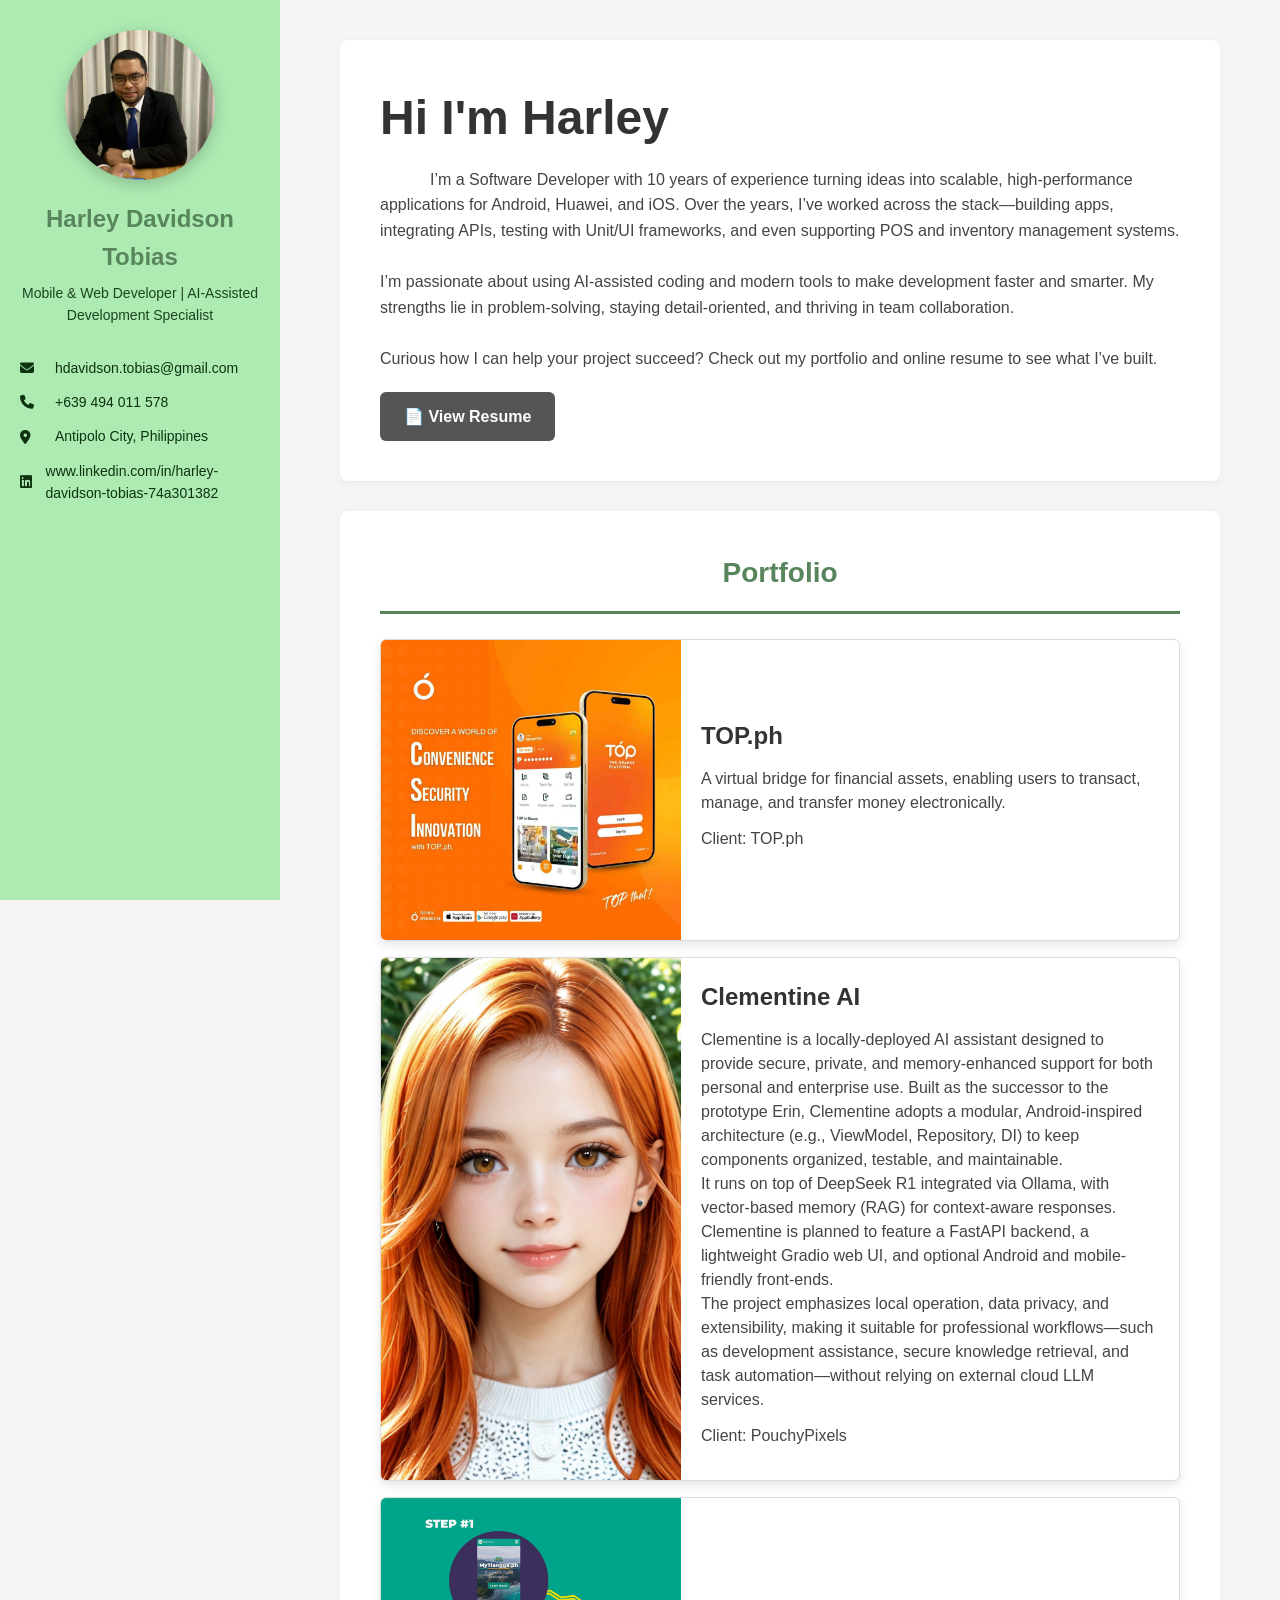
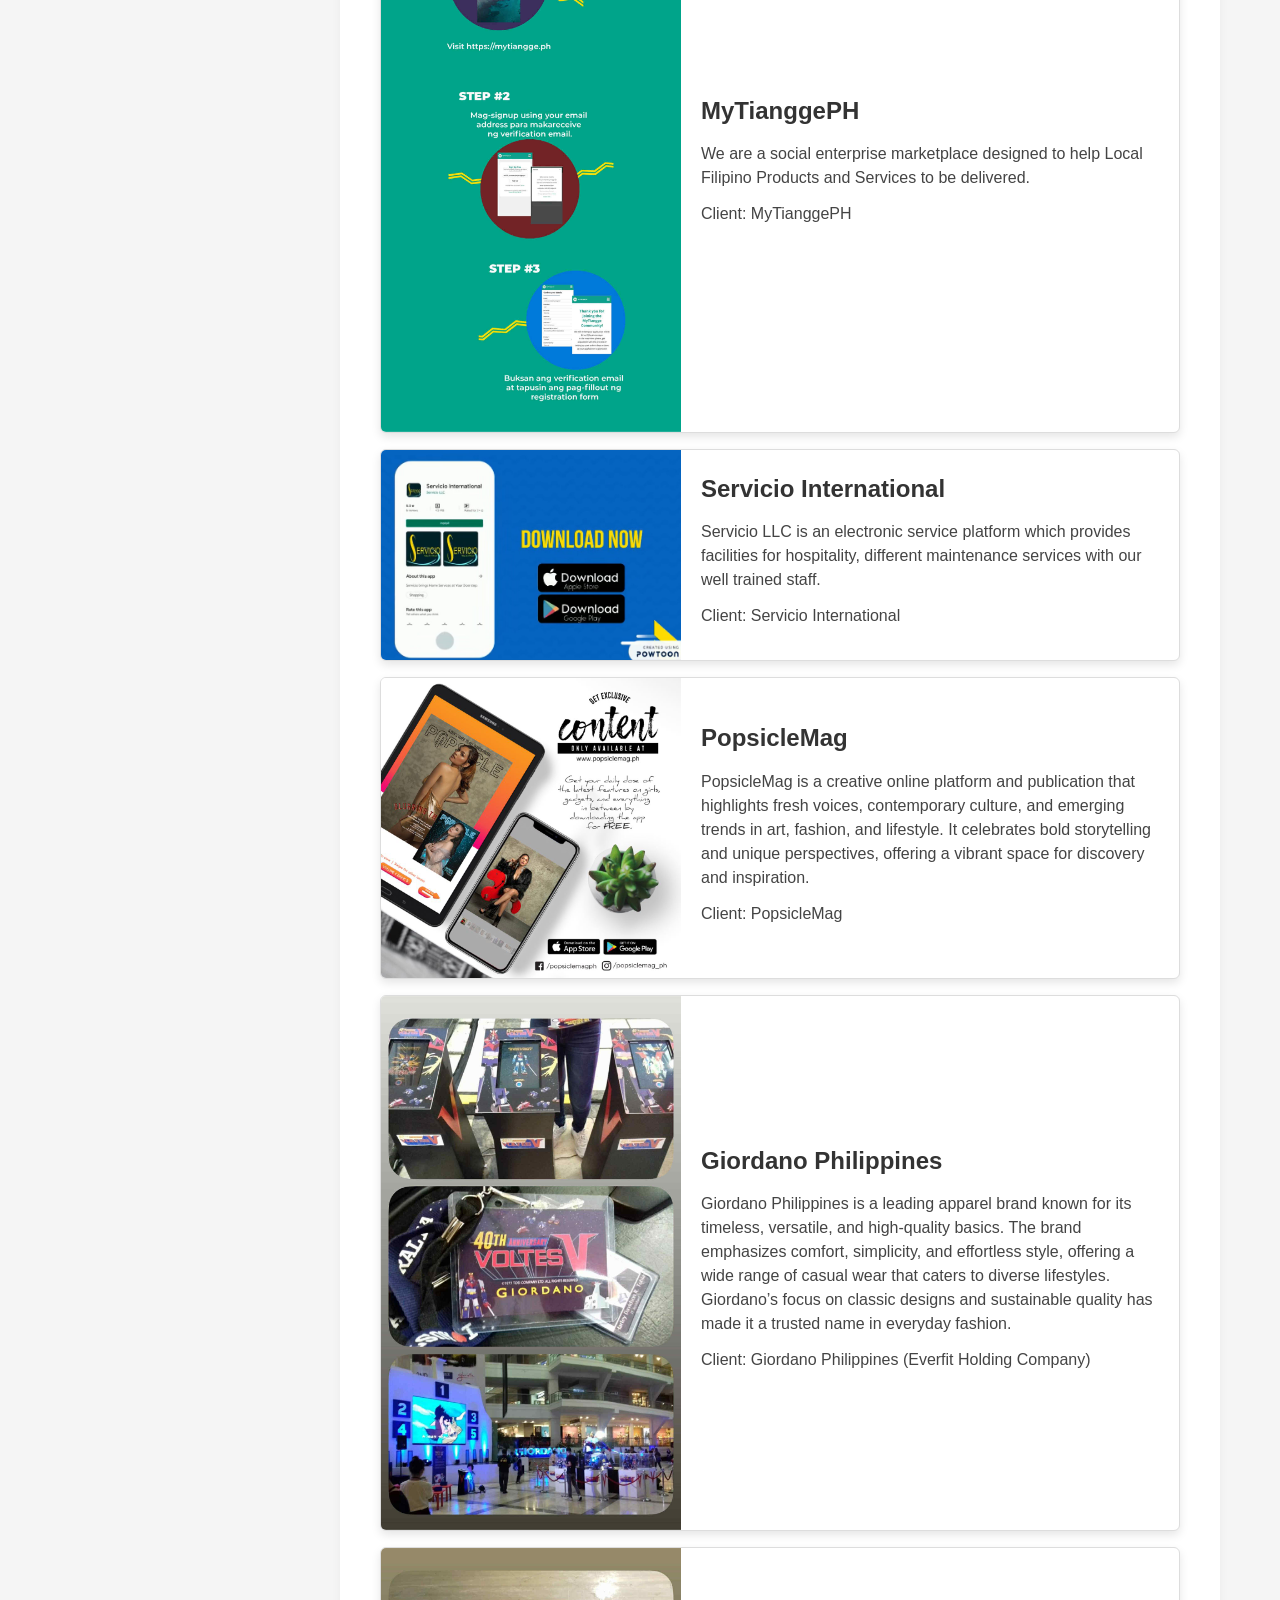
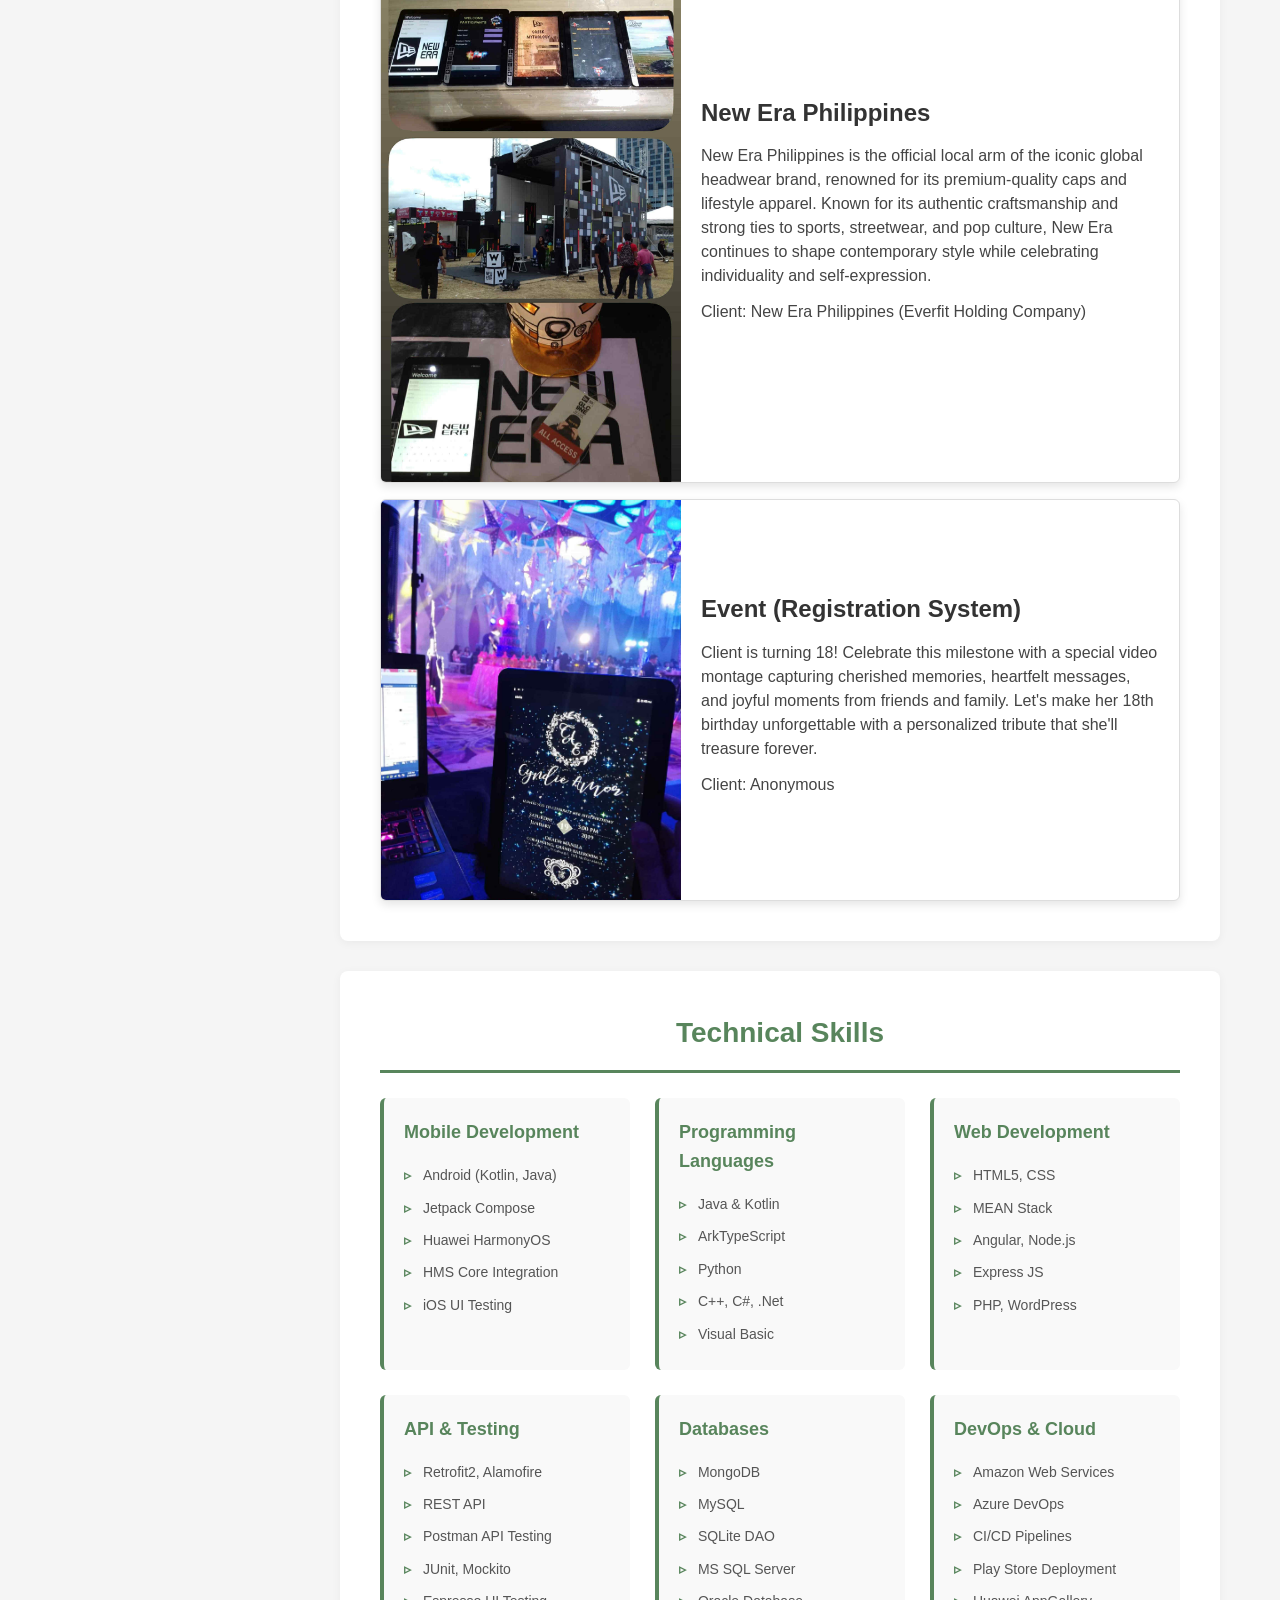
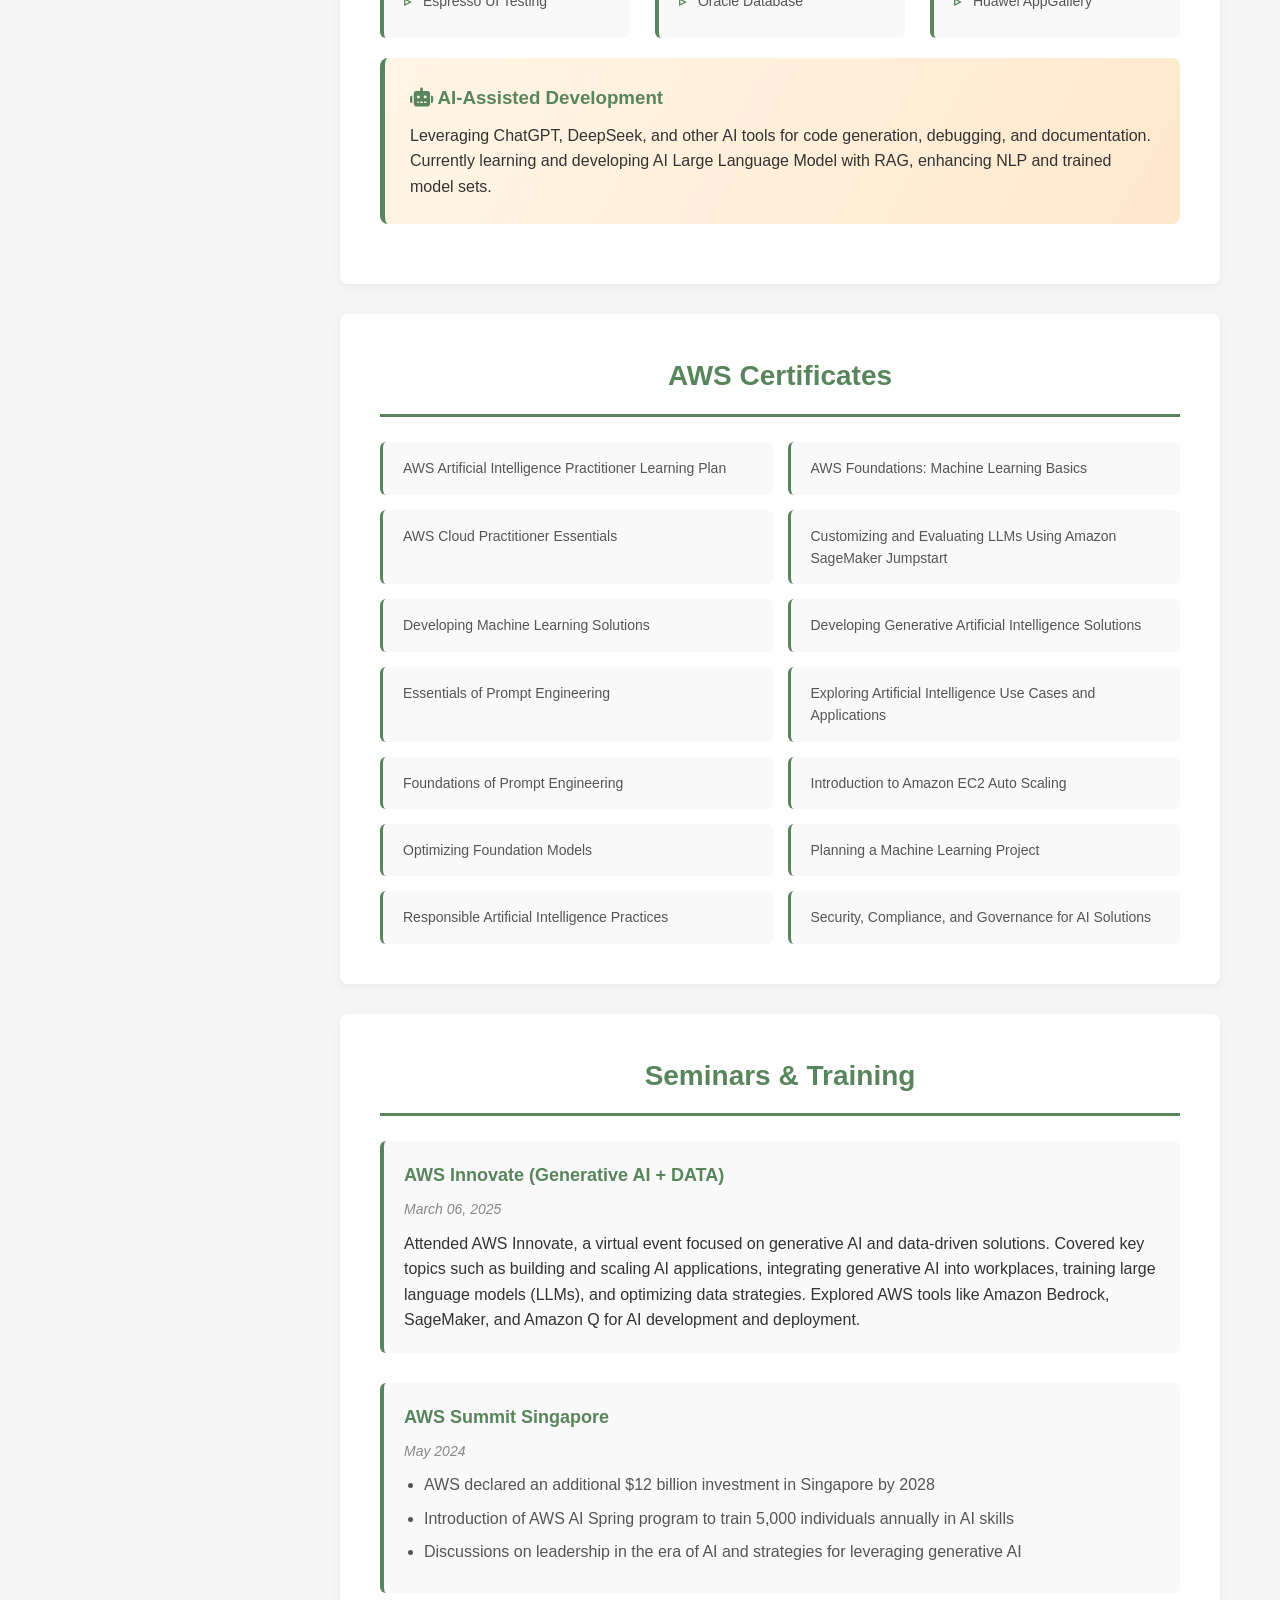
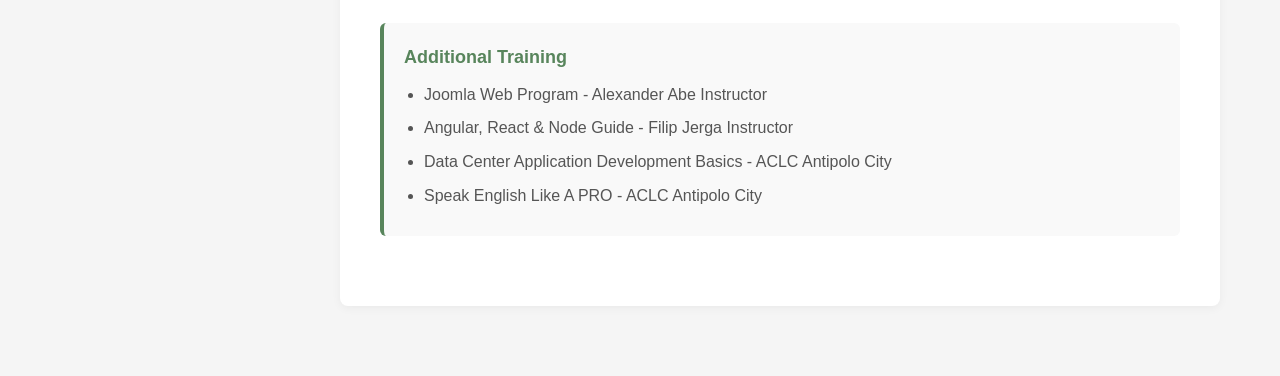
<file: old_index.html>
<!DOCTYPE html>
<html lang="en">
<head>
    <meta charset="UTF-8">
    <meta name="viewport" content="width=device-width, initial-scale=1.0">
    <title>Harley Davidson Tobias - Mobile & Web Developer</title>
    <link href="https://cdnjs.cloudflare.com/ajax/libs/font-awesome/6.4.0/css/all.min.css" rel="stylesheet">
    <style>
        * {
            margin: 0;
            padding: 0;
            box-sizing: border-box;
        }

        body {
            font-family: 'Segoe UI', Tahoma, Geneva, Verdana, sans-serif;
            line-height: 1.6;
            color: #333;
            background: #f5f5f5;
        }

        .sidebar {
            position: fixed;
            left: 0;
            top: 0;
            width: 280px;
            height: 100vh;
            background: linear-gradient(135deg, #ADEBB3 0%, #ADEBB3 100%);
            color: white;
            padding: 30px 20px;
            overflow-y: auto;
            z-index: 1000;
        }

        .profile-img {
            width: 150px;
            height: 150px;
            border-radius: 50%;
            background: white;
            background-size: 150%; 
            background-image: url('my_picture.jpeg');
            background-position: center;
            margin: 0 auto 20px;
            display: flex;
            align-items: center;
            justify-content: center;
            font-size: 60px;
            color: #58855C;
            font-weight: bold;
            box-shadow: 0 4px 15px rgba(0,0,0,0.2);
        }

        .sidebar h1 {
            font-size: 24px;
            margin-bottom: 5px;
            text-align: center;
            color: #58855C;
        }

        .sidebar .tagline {
            text-align: center;
            font-size: 14px;
            opacity: 0.9;
            margin-bottom: 25px;
            font-weight: 300;
            color: #0D3311;
        }

        .contact-info {
            margin: 30px 0;
        }

        .contact-info a {
            color: white;
            text-decoration: none;
            display: flex;
            align-items: center;
            margin: 12px 0;
            font-size: 14px;
            transition: opacity 0.3s;
            color: #0D3311;
        }

        .contact-info a:hover {
            opacity: 0.8;
        }

        .contact-info i {
            width: 25px;
            margin-right: 10px;
        }

        .main-content {
            margin-left: 280px;
            padding: 40px 60px;
        }

        .section {
            background: white;
            padding: 40px;
            margin-bottom: 30px;
            border-radius: 8px;
            box-shadow: 0 2px 10px rgba(0,0,0,0.05);
        }

        .section-title {
            font-size: 28px;
            color: #58855C;
            margin-bottom: 25px;
            padding-bottom: 15px;
            border-bottom: 3px solid #58855C;
            font-weight: 600;
            text-align: center;
        }

        .intro {
            font-size: 18px;
            line-height: 1.8;
            color: #555;
        }

        .experience-item, .education-item {
            margin-bottom: 35px;
            padding-bottom: 30px;
            border-bottom: 1px solid #e0e0e0;
        }

        .experience-item:last-child, .education-item:last-child {
            border-bottom: none;
        }

        .job-title {
            font-size: 20px;
            color: #333;
            font-weight: 600;
            margin-bottom: 5px;
        }

        .company {
            font-size: 16px;
            color: #58855C;
            font-weight: 500;
            margin-bottom: 5px;
        }

        .date {
            font-size: 14px;
            color: #888;
            margin-bottom: 15px;
            font-style: italic;
        }

        .experience-item ul, .seminars ul {
            margin-left: 20px;
            margin-top: 10px;
        }

        .experience-item li, .seminars li {
            margin: 8px 0;
            color: #555;
        }

        .skills-grid {
            display: grid;
            grid-template-columns: repeat(auto-fit, minmax(250px, 1fr));
            gap: 25px;
            margin-top: 20px;
        }

        .skill-category {
            background: #f9f9f9;
            padding: 20px;
            border-radius: 6px;
            border-left: 4px solid #58855C;
        }

        .skill-category h3 {
            color: #58855C;
            margin-bottom: 12px;
            font-size: 18px;
        }

        .skill-category ul {
            list-style: none;
        }

        .skill-category li {
            padding: 5px 0;
            color: #555;
            font-size: 14px;
        }

        .skill-category li:before {
            content: "▹ ";
            color: #58855C;
            font-weight: bold;
            margin-right: 8px;
        }

        .certificates-grid {
            display: grid;
            grid-template-columns: repeat(auto-fill, minmax(280px, 1fr));
            gap: 15px;
            margin-top: 20px;
        }

        .certificate-item {
            background: #f9f9f9;
            padding: 15px 20px;
            border-radius: 6px;
            border-left: 3px solid #58855C;
            font-size: 14px;
            color: #555;
            transition: transform 0.3s, box-shadow 0.3s;
        }

        .certificate-item:hover {
            transform: translateX(5px);
            box-shadow: 0 4px 12px rgba(255, 107, 53, 0.2);
        }

        .awards {
            display: flex;
            flex-wrap: wrap;
            gap: 15px;
            margin-top: 20px;
        }

        .award-badge {
            background: linear-gradient(135deg, #58855C 0%, #ff8c42 100%);
            color: white;
            padding: 12px 20px;
            border-radius: 25px;
            font-size: 14px;
            font-weight: 500;
            box-shadow: 0 3px 10px rgba(255, 107, 53, 0.3);
        }

        .seminar-item {
            margin-bottom: 30px;
            padding: 20px;
            background: #f9f9f9;
            border-radius: 6px;
            border-left: 4px solid #58855C;
        }

        .seminar-title {
            font-size: 18px;
            color: #58855C;
            font-weight: 600;
            margin-bottom: 8px;
        }

        .seminar-item .date {
            margin-bottom: 10px;
        }

        @media (max-width: 768px) {
            .sidebar {
                position: relative;
                width: 100%;
                height: auto;
            }

            .main-content {
                margin-left: 0;
                padding: 20px;
            }

            .skills-grid {
                grid-template-columns: 1fr;
            }
        }

        .highlight {
            background: linear-gradient(120deg, #fff5e6 0%, #ffe8cc 100%);
            padding: 25px;
            border-radius: 8px;
            border-left: 5px solid #58855C;
            margin: 20px 0;
        }

        .highlight h3 {
            color: #58855C;
            margin-bottom: 10px;
        }

        .profile-info {
            flex: 1;
        }

        .profile-info h1 {
            font-size: 48px;
            margin: 0 0 10px 0;
        }

        .profile-info h2 {
            font-size: 24px;
            font-weight: normal;
            color: #666;
            margin: 0 0 20px 0;
        }

        .profile-info p {
            font-size: 16px;
            color: #444;
            line-height: 1.6;
        }

        .profile-info a {
            color: white;
            text-decoration: none;
        }

        .buttons {
            margin-top: 20px;
        }

        .btn {
            display: inline-block;
            padding: 12px 24px;
            margin-right: 12px;
            font-weight: bold;
            border-radius: 6px;
            text-decoration: none;
            font-size: 16px;
        }

        .btn-portfolio {
            background-color: #4CAF50;
            color: white;
        }

        .btn-resume {
            background-color: #555;
            color: white;
        }
        .indented-first-line {
            text-indent: 50px; /* Indents the first line by 50 pixels */
        }

        .project-card {
            display: flex;
            max-width: 800px;
            background: #fff;
            border: 1px solid #ddd;
            border-radius: 6px;
            margin-top: 16px;
            overflow: hidden;
            box-shadow: 0 4px 10px rgba(0,0,0,0.1);
        }

        .project-card img {
            width: 300px;
            height: auto;
            object-fit: cover;
        }

        .project-content {
            padding: 20px;
            display: flex;
            flex-direction: column;
            justify-content: center;
        }

        .project-content h2 {
            font-size: 24px;
            margin: 0 0 12px 0;
            font-weight: bold;
        }

        .project-content p {
            font-size: 16px;
            color: #444;
            line-height: 1.5;
            margin: 0 0 12px 0;
        }

        .project-client {
            font-size: 14px;
            color: #777;
        }

        /* Responsive */
        @media (max-width: 600px) {
            .project-card {
            flex-direction: column;
            }

            .project-card img {
            width: 100%;
            }
        }
    </style>
</head>
<body>
    <div class="sidebar">
        <div class="profile-img"></div>
        <h1>Harley Davidson Tobias</h1>
        <p class="tagline">Mobile & Web Developer | AI-Assisted Development Specialist</p>
        
        <div class="contact-info">
            <a href="mailto:hdavidson.tobias@gmail.com">
                <i class="fas fa-envelope"></i>
                hdavidson.tobias@gmail.com
            </a>
            <a href="tel:+639494011578">
                <i class="fas fa-phone"></i>
                +639 494 011 578
            </a>
            <a href="#">
                <i class="fas fa-map-marker-alt"></i>
                Antipolo City, Philippines
            </a>
            <a href="https://www.linkedin.com/in/harley-davidson-tobias-74a301382">
                <i class="fa-brands fa-linkedin"></i>
                www.linkedin.com/in/harley-davidson-tobias-74a301382
            </a>
        </div>
    </div>

    <div class="main-content">
        <section class="section">
            <!-- <h2 class="section-title">Professional Summary</h2>
            <p class="intro">
                Results-driven Software Developer with 10 years of experience specializing in Android, Huawei, and iOS applications, as well as Unit/UI Testing, Postman API Testing, web development, inventory management, and POS technical support. Proficient in front-end and back-end development, API integration, and AI-assisted coding. Known for strong problem-solving skills, attention to detail, and a collaborative team spirit. Passionate about building scalable, high-performance applications and leveraging tools to optimize workflows.
            </p> -->
            <div class="profile-info">
                <h1>Hi I'm Harley</h1>
                <p class="indented-first-line">I’m a Software Developer with 10 years of experience turning ideas into scalable, high-performance applications for Android, Huawei, and iOS. Over the years, I’ve worked across the stack—building apps, integrating APIs, testing with Unit/UI frameworks, and even supporting POS and inventory management systems.
                    <br><br>I’m passionate about using AI-assisted coding and modern tools to make development faster and smarter. My strengths lie in problem-solving, staying detail-oriented, and thriving in team collaboration.
                    <br><br>Curious how I can help your project succeed? Check out my portfolio and online resume to see what I’ve built.
                </p>
            
                <div class="buttons">
                  <!-- <a href="#" class="btn btn-portfolio">➤ View Portfolio</a> -->
                  <a href="cv.pdf" class="btn btn-resume">📄 View Resume</a>
                </div>
              </div>
            
              <!-- <div class="profile-img">
                <img src="profile.jpg" alt="Profile Photo">
              </div> -->
        </section>

        <section class="section">
            <h2 class="section-title">Portfolio</h2>
            <div class="project-card">
                <img src="top_1.jpeg" alt="TOP.ph">
                <div class="project-content">
                  <h2>TOP.ph</h2>
                  <p>
                    A virtual bridge for financial assets, enabling users to transact, manage, and transfer money electronically.
                  </p>
                  <p class="project-client">Client: TOP.ph</p>
                </div>
            </div>

            <div class="project-card">
                <img src="clementine.png" alt="Clementine">
                <div class="project-content">
                  <h2>Clementine AI</h2>
                  <p>
                    Clementine is a locally-deployed AI assistant designed to provide secure, private, and memory-enhanced support for both personal and enterprise use. Built as the successor to the prototype Erin, Clementine adopts a modular, Android-inspired architecture (e.g., ViewModel, Repository, DI) to keep components organized, testable, and maintainable.
                    <br>It runs on top of DeepSeek R1 integrated via Ollama, with vector-based memory (RAG) for context-aware responses. Clementine is planned to feature a FastAPI backend, a lightweight Gradio web UI, and optional Android and mobile-friendly front-ends.
                    <br>The project emphasizes local operation, data privacy, and extensibility, making it suitable for professional workflows—such as development assistance, secure knowledge retrieval, and task automation—without relying on external cloud LLM services.
                  </p>
                  <p class="project-client">Client: PouchyPixels</p>
                </div>
            </div>

            <div class="project-card">
                <img src="mytiangge_4.jpeg" alt="MyTianggePH">
                <div class="project-content">
                  <h2>MyTianggePH</h2>
                  <p>
                    We are a social enterprise marketplace designed to help Local Filipino Products and Services to be delivered.
                  </p>
                  <p class="project-client">Client: MyTianggePH</p>
                </div>
            </div>

            <div class="project-card">
                <img src="servicio_2.jpeg" alt="Servicio International ">
                <div class="project-content">
                  <h2>Servicio International</h2>
                  <p>
                    Servicio LLC is an electronic service platform which provides facilities for hospitality, different maintenance services with our well trained staff.
                  </p>
                  <p class="project-client">Client: Servicio International </p>
                </div>
            </div>

            <div class="project-card">
                <img src="popsicle_mag.jpg" alt="PopsicleMag">
                <div class="project-content">
                  <h2>PopsicleMag</h2>
                  <p>
                    PopsicleMag is a creative online platform and publication that highlights fresh voices, contemporary culture, and emerging trends in art, fashion, and lifestyle. It celebrates bold storytelling and unique perspectives, offering a vibrant space for discovery and inspiration.
                  </p>
                  <p class="project-client">Client: PopsicleMag</p>
                </div>
            </div>
            
            <div class="project-card">
                <img src="giordano_1.jpeg" alt="Giordano Philippines">
                <div class="project-content">
                  <h2>Giordano Philippines</h2>
                  <p>
                    Giordano Philippines is a leading apparel brand known for its timeless, versatile, and high-quality basics. The brand emphasizes comfort, simplicity, and effortless style, offering a wide range of casual wear that caters to diverse lifestyles. Giordano’s focus on classic designs and sustainable quality has made it a trusted name in everyday fashion.
                  </p>
                  <p class="project-client">Client: Giordano Philippines (Everfit Holding Company) </p>
                </div>
            </div>

            <div class="project-card">
                <img src="newera_1.jpeg" alt="New Era Philippines">
                <div class="project-content">
                  <h2>New Era Philippines</h2>
                  <p>
                    New Era Philippines is the official local arm of the iconic global headwear brand, renowned for its premium-quality caps and lifestyle apparel. Known for its authentic craftsmanship and strong ties to sports, streetwear, and pop culture, New Era continues to shape contemporary style while celebrating individuality and self-expression.
                  </p>
                  <p class="project-client">Client: New Era Philippines (Everfit Holding Company) </p>
                </div>
            </div>

            <div class="project-card">
                <img src="cyndie_amor.jpeg" alt="Cyndie Amor">
                <div class="project-content">
                  <h2>Event (Registration System)</h2>
                  <p>
                    Client is turning 18! Celebrate this milestone with a special video montage capturing cherished memories, heartfelt messages, and joyful moments from friends and family. Let's make her 18th birthday unforgettable with a personalized tribute that she'll treasure forever.
                  </p>
                  <p class="project-client">Client: Anonymous </p>
                </div>
            </div>
        </section>
        <!-- <section class="section">
            <h2 class="section-title">Experience</h2>
            
            <div class="experience-item">
                <h3 class="job-title">Mobile Android/Huawei Developer</h3>
                <div class="company">The Orange Company Inc., Philippines</div>
                <div class="date">August 2022 - Present</div>
                <ul>
                    <li>Developed multiple Android and Huawei mobile applications (In-House apps) with Jetpack Compose & XML (TOP.PH, TOP KEY, QR generation)</li>
                    <li>Conducted UNIT/UI Testing using Espresso (Android Studio IDE)</li>
                    <li>Integrated RESTful & SQL APIs for real-time and asynchronous data handling</li>
                    <li>Implemented Huawei Mobile Services (HMS) such as Location Kit, Geocoder, and more</li>
                    <li>Wrote & maintained unit tests with JUnit, Mockito and Espresso to ensure code reliability</li>
                    <li>Automated UI testing and Unit Testing for robust user experience validation</li>
                    <li>Conducted Postman testing of API request, response and authentications</li>
                    <li>Optimized app performance by reducing memory leaks and improving response times</li>
                    <li>Managed Play Store & AppGallery deployments, including signing, review compliance, and updates</li>
                    <li>Enhanced CI/CD workflows in Azure DevOps for automated testing and release management</li>
                </ul>
            </div>

            <div class="experience-item">
                <h3 class="job-title">Software Information Technology</h3>
                <div class="company">SERVICIO International, Doha Qatar</div>
                <div class="date">April 2020 - September 2021</div>
                <ul>
                    <li>Developed/Maintained SERVICIO application Android and iOS version</li>
                    <li>Q.A Tester for the Android version</li>
                    <li>Website development and maintenance of SERVICIO</li>
                    <li>Maintained AWS Cloud Server for SERVICIO</li>
                    <li>Managed MongoDB Database</li>
                    <li>Provided technical support for office equipment</li>
                </ul>
            </div>

            <div class="experience-item">
                <h3 class="job-title">Head Android Developer – Front End/Back End</h3>
                <div class="company">MyTianggePH, Philippines</div>
                <div class="date">June 2020 - March 2021</div>
                <ul>
                    <li>Developed MyTianggePH android version</li>
                    <li>Q.A Tester for the Website development team and Android version</li>
                    <li>API Back-End Tester using CURL and Postman for integration between android app and website</li>
                    <li>API Back-End Developer for android</li>
                </ul>
            </div>

            <div class="experience-item">
                <h3 class="job-title">Lead Systems Developer / IT Assistant</h3>
                <div class="company">Everfit Holding Company Inc., Philippines</div>
                <div class="date">May 2017 - March 2020</div>
                <ul>
                    <li>Provided support for In-house POS system for Philippines, Mall Networks</li>
                    <li>Training Instructor for POS In-house application</li>
                    <li>Team Lead for Management Inventory System and VIP card system</li>
                    <li>Created new databases using data CFG (Context Free Grammar)</li>
                    <li>Generated reports and monitoring using backend SQL queries (MS SQL Server 2000 ~ 2008 R2)</li>
                    <li>Supported stores: Giordano PH, NEW ERA Caps PH, NBA Philippines, Popsicle Magazine PH, Versus Barcade Uptown Makati</li>
                </ul>
            </div>

            <div class="experience-item">
                <h3 class="job-title">System Analyst Data Programmer Engineer Trainee</h3>
                <div class="company">Asian Business Solutions Inc., Makati City PH</div>
                <div class="date">May 2015 - April 2016</div>
                <ul>
                    <li>Spring MVC JavaScript/Dojo Toolkit developer</li>
                    <li>User Interface / Web Design</li>
                    <li>Key Accomplishment: Insurance Brokerage System</li>
                </ul>
            </div>
        </section> -->

        <section class="section">
            <h2 class="section-title">Technical Skills</h2>
            <div class="skills-grid">
                <div class="skill-category">
                    <h3>Mobile Development</h3>
                    <ul>
                        <li>Android (Kotlin, Java)</li>
                        <li>Jetpack Compose</li>
                        <li>Huawei HarmonyOS</li>
                        <li>HMS Core Integration</li>
                        <li>iOS UI Testing</li>
                    </ul>
                </div>
                <div class="skill-category">
                    <h3>Programming Languages</h3>
                    <ul>
                        <li>Java & Kotlin</li>
                        <li>ArkTypeScript</li>
                        <li>Python</li>
                        <li>C++, C#, .Net</li>
                        <li>Visual Basic</li>
                    </ul>
                </div>
                <div class="skill-category">
                    <h3>Web Development</h3>
                    <ul>
                        <li>HTML5, CSS</li>
                        <li>MEAN Stack</li>
                        <li>Angular, Node.js</li>
                        <li>Express JS</li>
                        <li>PHP, WordPress</li>
                    </ul>
                </div>
                <div class="skill-category">
                    <h3>API & Testing</h3>
                    <ul>
                        <li>Retrofit2, Alamofire</li>
                        <li>REST API</li>
                        <li>Postman API Testing</li>
                        <li>JUnit, Mockito</li>
                        <li>Espresso UI Testing</li>
                    </ul>
                </div>
                <div class="skill-category">
                    <h3>Databases</h3>
                    <ul>
                        <li>MongoDB</li>
                        <li>MySQL</li>
                        <li>SQLite DAO</li>
                        <li>MS SQL Server</li>
                        <li>Oracle Database</li>
                    </ul>
                </div>
                <div class="skill-category">
                    <h3>DevOps & Cloud</h3>
                    <ul>
                        <li>Amazon Web Services</li>
                        <li>Azure DevOps</li>
                        <li>CI/CD Pipelines</li>
                        <li>Play Store Deployment</li>
                        <li>Huawei AppGallery</li>
                    </ul>
                </div>
            </div>

            <div class="highlight">
                <h3><i class="fas fa-robot"></i> AI-Assisted Development</h3>
                <p>Leveraging ChatGPT, DeepSeek, and other AI tools for code generation, debugging, and documentation. Currently learning and developing AI Large Language Model with RAG, enhancing NLP and trained model sets.</p>
            </div>
        </section>

        <!-- <section class="section">
            <h2 class="section-title">Education</h2>
            
            <div class="education-item">
                <h3 class="job-title">Computer System and Design Program</h3>
                <div class="company">AMA Computer Learning Center, Antipolo City</div>
                <div class="date">Degree Completed 2013-2015</div>
            </div>

            <div class="education-item">
                <h3 class="job-title">Bachelor of Science Information Technology - Digital Arts</h3>
                <div class="company">Colegio de San Juan de Letran, Manila</div>
                <div class="date">Semester 2011-2012</div>
            </div>

            <div class="education-item">
                <h3 class="job-title">Bachelor of Science in Industrial Engineering</h3>
                <div class="company">Polytechnic University of the Philippines, Manila</div>
                <div class="date">Semester 2010-2011</div>
            </div>
        </section> -->

        <section class="section">
            <h2 class="section-title">AWS Certificates</h2>
            <div class="certificates-grid">
                <div class="certificate-item">AWS Artificial Intelligence Practitioner Learning Plan</div>
                <div class="certificate-item">AWS Foundations: Machine Learning Basics</div>
                <div class="certificate-item">AWS Cloud Practitioner Essentials</div>
                <div class="certificate-item">Customizing and Evaluating LLMs Using Amazon SageMaker Jumpstart</div>
                <div class="certificate-item">Developing Machine Learning Solutions</div>
                <div class="certificate-item">Developing Generative Artificial Intelligence Solutions</div>
                <div class="certificate-item">Essentials of Prompt Engineering</div>
                <div class="certificate-item">Exploring Artificial Intelligence Use Cases and Applications</div>
                <div class="certificate-item">Foundations of Prompt Engineering</div>
                <div class="certificate-item">Introduction to Amazon EC2 Auto Scaling</div>
                <div class="certificate-item">Optimizing Foundation Models</div>
                <div class="certificate-item">Planning a Machine Learning Project</div>
                <div class="certificate-item">Responsible Artificial Intelligence Practices</div>
                <div class="certificate-item">Security, Compliance, and Governance for AI Solutions</div>
            </div>
        </section>
        
        <section class="section seminars">
            <h2 class="section-title">Seminars & Training</h2>
            
            <div class="seminar-item">
                <div class="seminar-title">AWS Innovate (Generative AI + DATA)</div>
                <div class="date">March 06, 2025</div>
                <p>Attended AWS Innovate, a virtual event focused on generative AI and data-driven solutions. Covered key topics such as building and scaling AI applications, integrating generative AI into workplaces, training large language models (LLMs), and optimizing data strategies. Explored AWS tools like Amazon Bedrock, SageMaker, and Amazon Q for AI development and deployment.</p>
            </div>

            <div class="seminar-item">
                <div class="seminar-title">AWS Summit Singapore</div>
                <div class="date">May 2024</div>
                <ul>
                    <li>AWS declared an additional $12 billion investment in Singapore by 2028</li>
                    <li>Introduction of AWS AI Spring program to train 5,000 individuals annually in AI skills</li>
                    <li>Discussions on leadership in the era of AI and strategies for leveraging generative AI</li>
                </ul>
            </div>

            <div class="seminar-item">
                <div class="seminar-title">Additional Training</div>
                <ul>
                    <li>Joomla Web Program - Alexander Abe Instructor</li>
                    <li>Angular, React & Node Guide - Filip Jerga Instructor</li>
                    <li>Data Center Application Development Basics - ACLC Antipolo City</li>
                    <li>Speak English Like A PRO - ACLC Antipolo City</li>
                </ul>
            </div>
        </section>

        

        <!-- <section class="section">
            <h2 class="section-title">School Awards</h2>
            <div class="awards">
                <div class="award-badge"><i class="fas fa-trophy"></i> Top 5 Programmer and Dean Lister</div>
                <div class="award-badge"><i class="fas fa-trophy"></i> Top 2 System Analysis and Design</div>
                <div class="award-badge"><i class="fas fa-trophy"></i> Top 4 Work Ethics and Standard</div>
            </div>
        </section> -->
    </div>
</body>
</html>
</file>
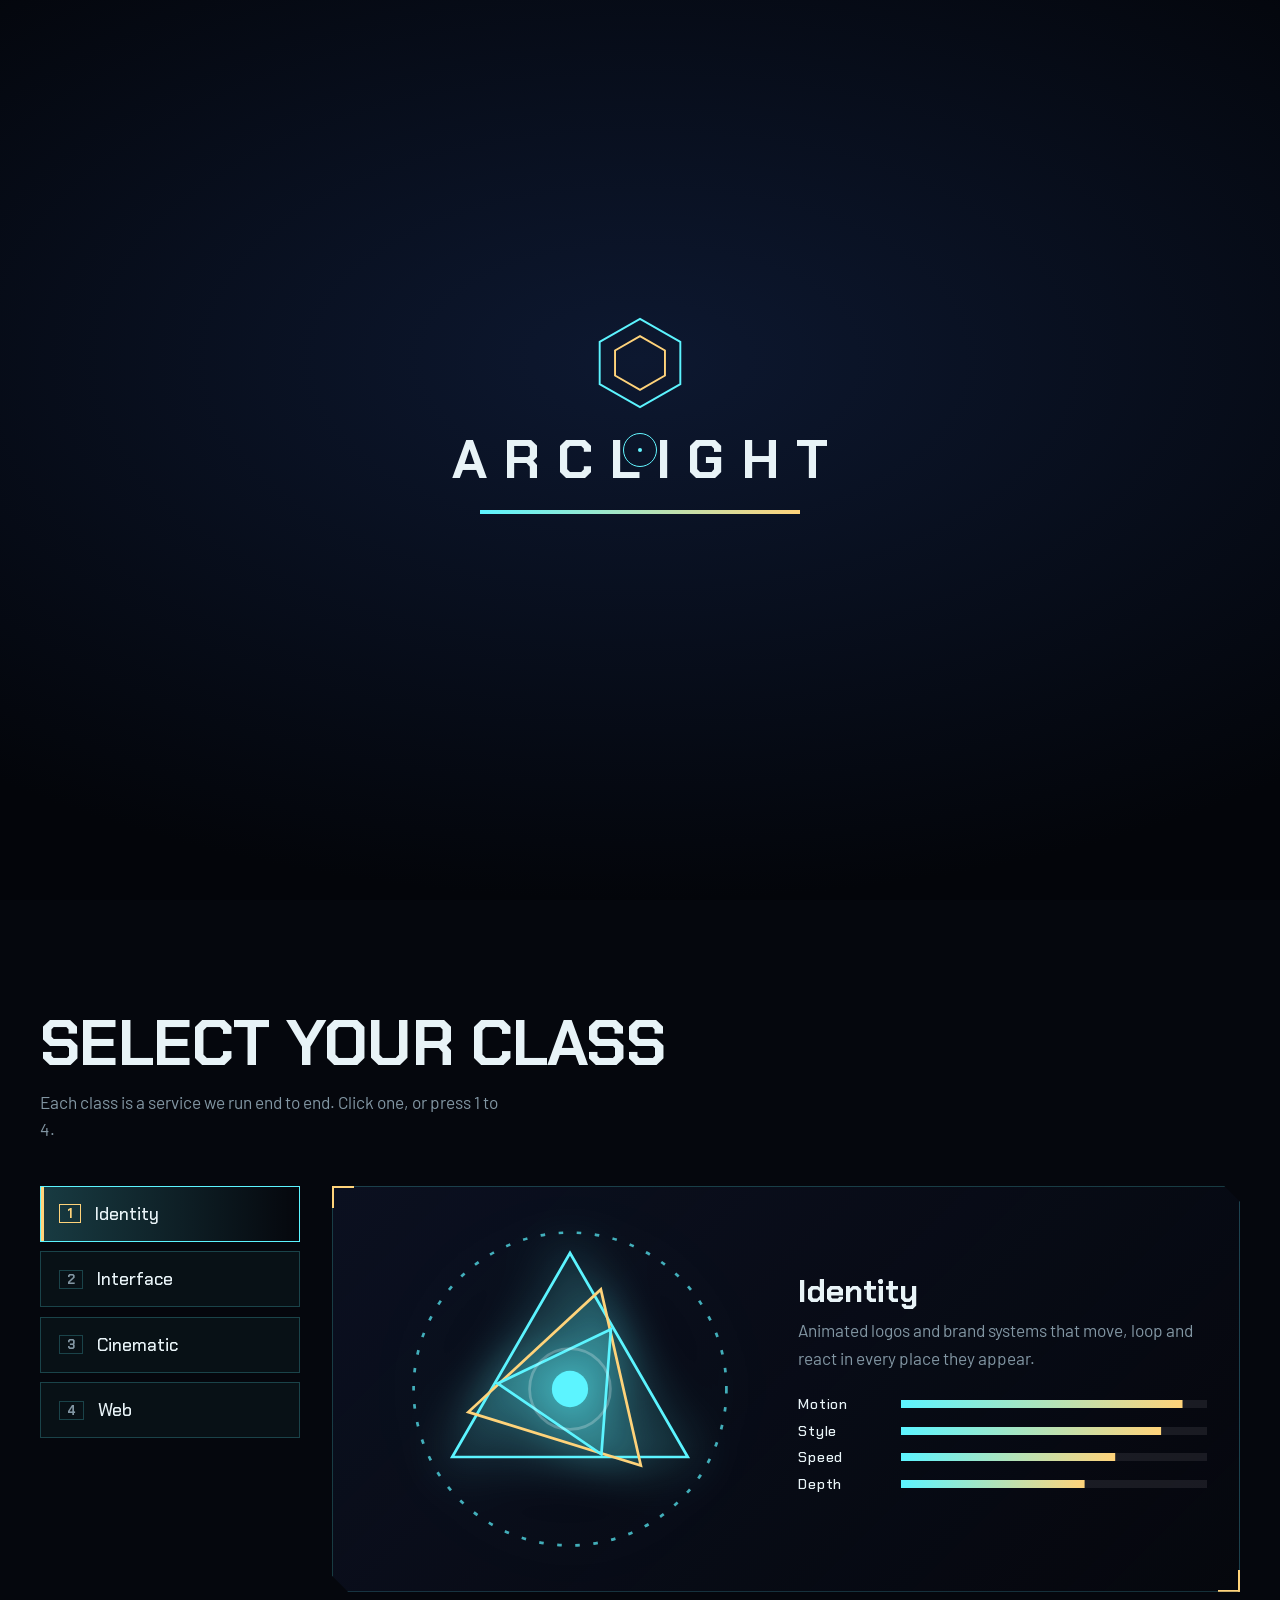
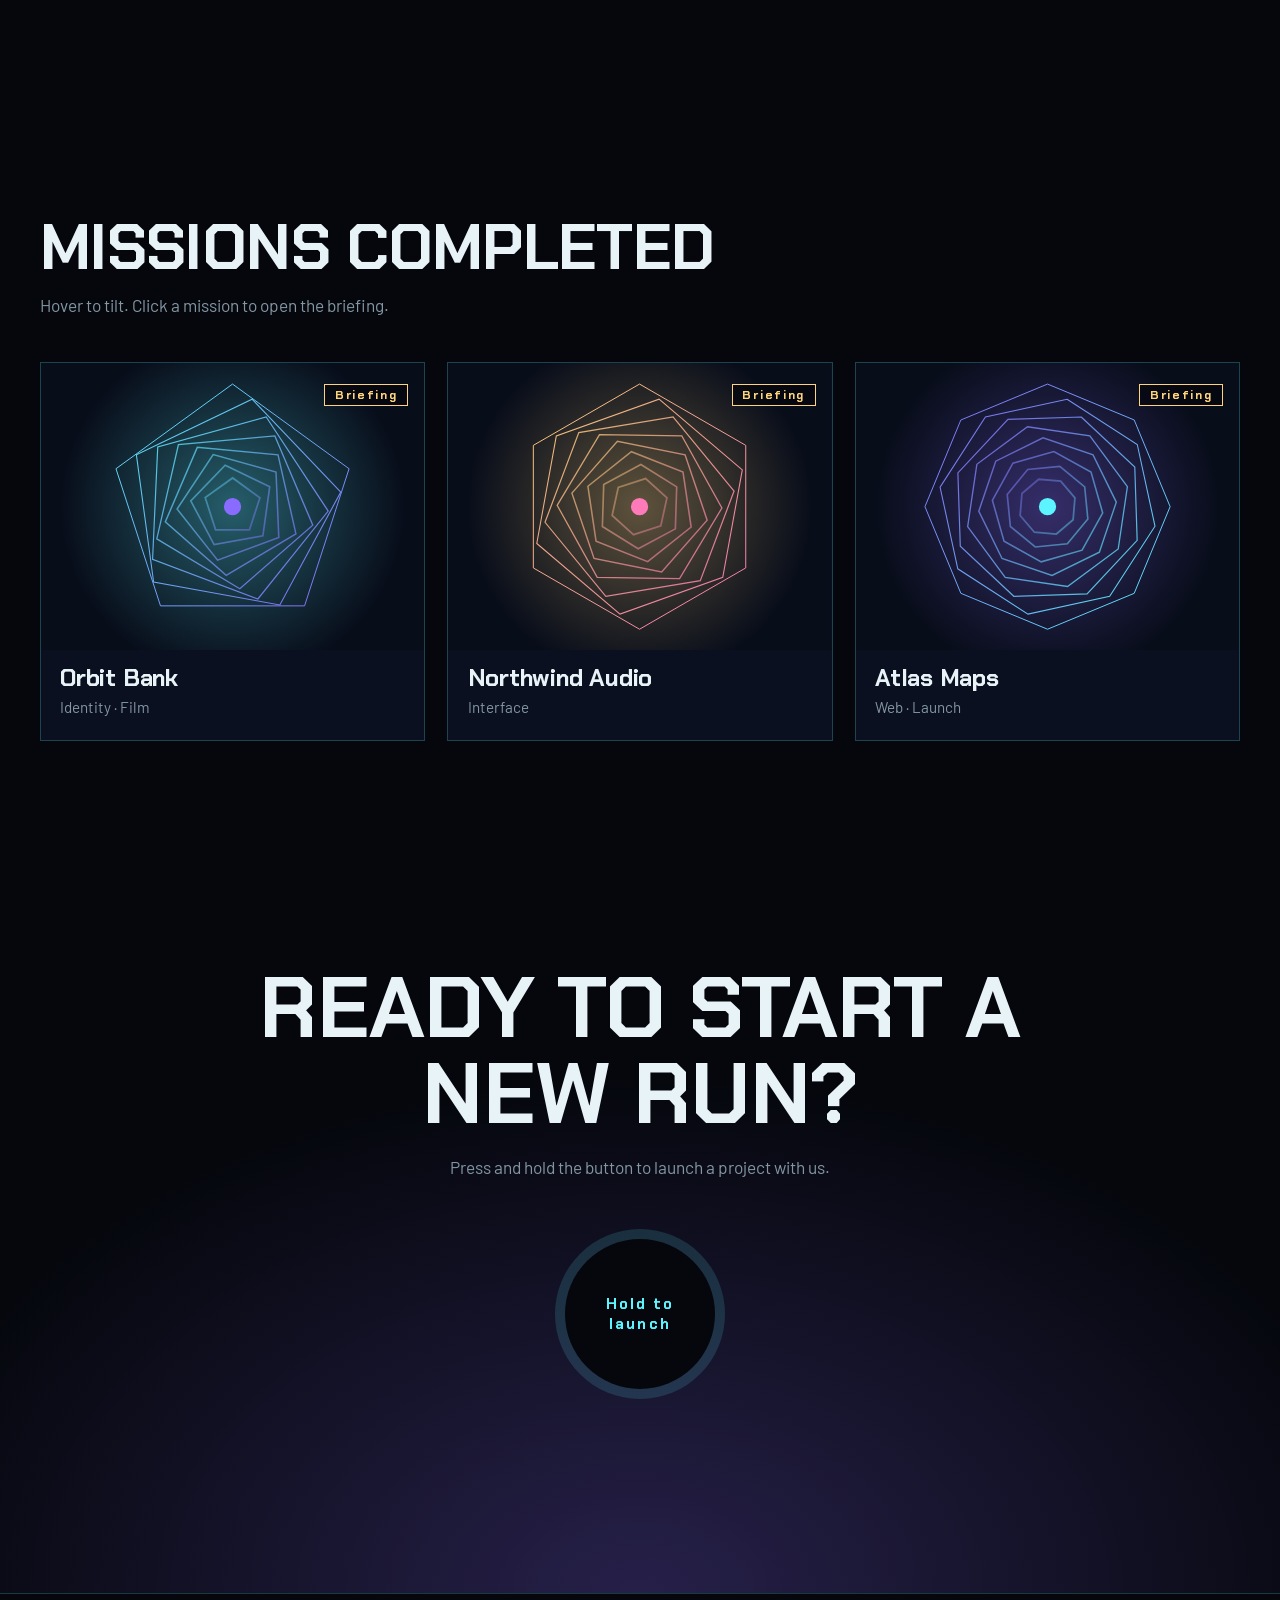
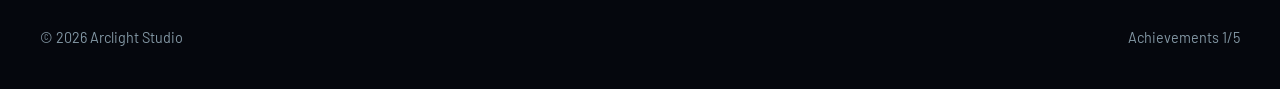
<file: old_artifacts/Arclight — Vector Animation Studio.html>
<!DOCTYPE html>
<html lang="en">
<head>
<meta charset="utf-8">
<meta name="viewport" content="width=device-width, initial-scale=1, viewport-fit=cover">
<title>Arclight — Vector Animation Studio</title>
<link rel="preconnect" href="https://fonts.googleapis.com">
<link rel="preconnect" href="https://fonts.gstatic.com" crossorigin>
<link href="https://fonts.googleapis.com/css2?family=Chakra+Petch:wght@500;700&family=Barlow:wght@400;500&display=swap" rel="stylesheet">
<style>
:root{
  --bg:#05070d;--bg2:#0b1020;--ink:#e8f3f7;--mute:#8296a3;--line:rgba(92,244,255,.22);
  --cy:#5cf4ff;--gold:#ffd37a;--vi:#8a6bff;
  --display:'Chakra Petch','Trebuchet MS',sans-serif;--body:'Barlow','Segoe UI',sans-serif;
  color-scheme:dark;box-sizing:border-box;
  padding-top:env(safe-area-inset-top,0px);padding-bottom:env(safe-area-inset-bottom,0px);
}
*,*::before,*::after{box-sizing:inherit}
html{scroll-behavior:smooth}
body{margin:0;background:var(--bg);color:var(--ink);font:400 1.08rem/1.6 var(--body);overflow-x:hidden}
body.lock{overflow:hidden}
h1,h2,h3{font-family:var(--display);margin:0;line-height:1;letter-spacing:-.01em}
button{font:inherit;color:inherit;cursor:pointer}
:focus-visible{outline:2px solid var(--gold);outline-offset:3px}
.wrap{width:min(1200px,100% - 2.5rem);margin-inline:auto}
.cut{clip-path:polygon(0 0,calc(100% - 16px) 0,100% 16px,100% 100%,16px 100%,0 calc(100% - 16px))}
@media(hover:hover) and (pointer:fine){body,button,a{cursor:none}}

/* cursor */
.cur{position:fixed;left:0;top:0;z-index:200;pointer-events:none;width:34px;height:34px;margin:-17px 0 0 -17px;border:1.5px solid var(--cy);border-radius:50%;transition:width .25s,height .25s,margin .25s,background .25s,border-color .25s;mix-blend-mode:screen}
.cur::after{content:"";position:absolute;left:50%;top:50%;width:4px;height:4px;margin:-2px;background:var(--cy);border-radius:50%}
.cur.hot{width:62px;height:62px;margin:-31px 0 0 -31px;background:rgba(92,244,255,.14);border-color:var(--gold)}
@media(hover:none),(pointer:coarse){.cur{display:none}}

/* intro */
#intro{position:fixed;inset:0;z-index:150;background:radial-gradient(80% 60% at 50% 40%,#0d1830,#03050a);display:grid;place-items:center;text-align:center;transition:clip-path .9s cubic-bezier(.7,0,.2,1),opacity .3s .7s;clip-path:circle(150% at 50% 50%)}
#intro.go{clip-path:circle(0% at 50% 50%);opacity:0;pointer-events:none}
#intro .box{display:grid;gap:1.4rem;justify-items:center}
#intro svg{width:96px;height:96px;animation:spin 8s linear infinite}
#intro h2{font-size:clamp(2rem,6vw,3.4rem);letter-spacing:.3em;text-indent:.3em}
.load{width:min(320px,70vw);height:4px;background:rgba(92,244,255,.15);overflow:hidden}
.load i{display:block;height:100%;background:linear-gradient(90deg,var(--cy),var(--gold));width:0;animation:ld 1.8s cubic-bezier(.5,0,.2,1) forwards}
@keyframes ld{to{width:100%}}
#start{opacity:0;pointer-events:none;background:none;border:1px solid var(--cy);padding:.8rem 2.2rem;font:700 1rem var(--display);letter-spacing:.2em;color:var(--cy);transition:opacity .4s}
#start.rdy{opacity:1;pointer-events:auto;animation:blink 1.4s infinite}
#start:hover{background:var(--cy);color:#04121a}
@keyframes blink{50%{box-shadow:0 0 0 8px rgba(92,244,255,.12)}}
@keyframes spin{to{transform:rotate(360deg)}}

/* HUD */
header{position:fixed;inset:0 0 auto;z-index:50;padding:calc(env(safe-area-inset-top,0px) + .7rem) 0 .6rem;background:linear-gradient(var(--bg),transparent)}
header .wrap{display:flex;justify-content:space-between;align-items:center;gap:1rem}
.logo{display:flex;align-items:center;gap:.6rem;font:700 1.2rem var(--display);letter-spacing:.14em;text-decoration:none;color:var(--ink)}
.logo svg{width:26px;height:26px}
nav{display:flex;gap:.3rem;align-items:center}
nav a{font:500 .95rem var(--display);letter-spacing:.08em;text-decoration:none;color:var(--mute);padding:.4rem .8rem;transition:color .2s}
nav a:hover{color:var(--cy)}
.snd{background:none;border:1px solid var(--line);padding:.3rem .7rem;font:500 .85rem var(--display);color:var(--cy)}
.xp{position:absolute;left:0;right:0;bottom:0;height:3px;background:rgba(92,244,255,.1)}
.xp i{display:block;height:100%;width:100%;transform-origin:left;transform:scaleX(0);background:linear-gradient(90deg,var(--cy),var(--gold));box-shadow:0 0 12px var(--cy)}
.lv{font:700 .8rem var(--display);color:var(--gold);letter-spacing:.1em}
@media(max-width:700px){nav a{display:none}}

/* hero */
.hero{position:relative;min-height:100vh;min-height:100svh;display:grid;align-items:center;overflow:hidden;padding:6rem 0 4rem;background:radial-gradient(70% 60% at 70% 40%,rgba(138,107,255,.18),transparent),radial-gradient(60% 50% at 20% 80%,rgba(92,244,255,.12),transparent)}
#fx{position:absolute;inset:0;width:100%;height:100%}
.hero .wrap{position:relative;display:grid;grid-template-columns:1.2fr .8fr;gap:2rem;align-items:center;pointer-events:none}
.hero .wrap>*{pointer-events:auto}
@media(max-width:860px){.hero .wrap{grid-template-columns:1fr}}
.hero h1{font-size:clamp(2.8rem,8.4vw,7rem);font-weight:700;text-transform:uppercase;position:relative}
.hero h1 span{display:block;transition:transform .3s}
.hero h1:hover span:nth-child(odd){transform:translateX(10px)}
.hero h1 em{font-style:normal;background:linear-gradient(90deg,var(--cy),var(--gold));-webkit-background-clip:text;background-clip:text;color:transparent}
.glt{position:relative;display:inline-block}
.glt::before,.glt::after{content:attr(data-t);position:absolute;inset:0;opacity:0;pointer-events:none}
.glt::before{color:var(--cy);clip-path:inset(0 0 55% 0)}
.glt::after{color:#ff4f8b;clip-path:inset(55% 0 0 0)}
.hero h1:hover .glt::before{opacity:.9;animation:g1 .5s steps(2) infinite}
.hero h1:hover .glt::after{opacity:.9;animation:g2 .5s steps(2) infinite}
@keyframes g1{50%{transform:translate(-5px,2px)}}
@keyframes g2{50%{transform:translate(5px,-2px)}}
.hero p{color:var(--mute);max-width:44ch;margin:1.4rem 0 2rem;font-size:1.15rem}
.btn{position:relative;display:inline-block;border:0;background:linear-gradient(90deg,var(--cy),#7aa7ff);color:#04121a;padding:1rem 2.4rem;font:700 1rem var(--display);letter-spacing:.14em;text-decoration:none;overflow:hidden;transition:transform .25s,filter .25s}
.btn::after{content:"";position:absolute;top:0;bottom:0;left:-60%;width:40%;background:rgba(255,255,255,.55);transform:skewX(-20deg);transition:left .6s}
.btn:hover{transform:translateY(-3px);filter:drop-shadow(0 0 14px rgba(92,244,255,.7))}
.btn:hover::after{left:130%}
.ghost{background:none;color:var(--ink);border:1px solid var(--line);margin-left:.8rem}
.ghost:hover{border-color:var(--gold);color:var(--gold)}
.core{justify-self:center;position:relative;width:min(380px,80vw);aspect-ratio:1;background:none;border:0;padding:0}
.core svg{width:100%;height:100%;overflow:visible;filter:drop-shadow(0 0 30px rgba(92,244,255,.45));animation:fl 5s ease-in-out infinite}
.core:active svg{transform:scale(.94)}
.core .tag{position:absolute;left:50%;bottom:-.6rem;transform:translateX(-50%);font:500 .85rem var(--display);letter-spacing:.1em;color:var(--gold);white-space:nowrap}
@keyframes fl{50%{transform:translateY(-12px)}}
.rot{transform-box:fill-box;transform-origin:center;animation:spin var(--d,12s) linear infinite}
.rev{animation-direction:reverse}

/* classes */
.pad{padding:7rem 0}
.sec-h{margin-bottom:2.6rem}
.sec-h h2{font-size:clamp(2rem,5.5vw,4rem);text-transform:uppercase}
.sec-h p{color:var(--mute);margin:.8rem 0 0;max-width:46ch}
.sel{display:grid;grid-template-columns:260px 1fr;gap:2rem;align-items:stretch}
@media(max-width:820px){.sel{grid-template-columns:1fr}}
.list{display:grid;gap:.6rem;align-content:start}
@media(max-width:820px){.list{grid-template-columns:1fr 1fr}}
.opt{display:flex;align-items:center;gap:.9rem;text-align:left;background:rgba(92,244,255,.04);border:1px solid var(--line);padding:1rem 1.1rem;font:500 1.1rem var(--display);position:relative;transition:transform .25s,background .25s,border-color .25s}
.opt kbd{font:700 .8rem var(--display);color:var(--mute);border:1px solid var(--line);padding:0 .45rem}
.opt:hover{transform:translateX(6px);border-color:var(--cy)}
.opt.on{background:linear-gradient(90deg,rgba(92,244,255,.22),transparent);border-color:var(--cy);box-shadow:inset 3px 0 0 var(--gold)}
.opt.on kbd{color:var(--gold);border-color:var(--gold)}
.panel{position:relative;display:grid;grid-template-columns:1fr 1fr;gap:1.5rem;align-items:center;padding:2rem;border:1px solid var(--line);background:linear-gradient(135deg,var(--bg2),rgba(5,7,13,.6))}
.panel::before,.panel::after{content:"";position:absolute;width:22px;height:22px;border:2px solid var(--gold)}
.panel::before{left:-1px;top:-1px;border-right:0;border-bottom:0}.panel::after{right:-1px;bottom:-1px;border-left:0;border-top:0}
@media(max-width:700px){.panel{grid-template-columns:1fr;padding:1.4rem}}
#emb svg{width:100%;max-width:340px;display:block;margin:auto;overflow:visible;filter:drop-shadow(0 0 22px var(--g,#5cf4ff))}
#emb.sw svg{animation:swap .6s cubic-bezier(.3,1.5,.5,1)}
@keyframes swap{from{transform:scale(.4) rotate(-90deg);opacity:0}}
.det h3{font-size:2rem;margin-bottom:.6rem}
.det p{color:var(--mute);margin:0 0 1.4rem}
.st{display:grid;grid-template-columns:90px 1fr;gap:.8rem;align-items:center;margin:.55rem 0;font:500 .9rem var(--display);letter-spacing:.06em}
.st i{display:block;height:8px;background:rgba(255,255,255,.08);position:relative}
.st b{position:absolute;inset:0;transform-origin:left;transform:scaleX(var(--v));background:linear-gradient(90deg,var(--c1,#5cf4ff),var(--gold));transition:transform .9s cubic-bezier(.2,.9,.2,1)}

/* missions */
.cards{display:grid;grid-template-columns:repeat(3,1fr);gap:1.4rem;perspective:1000px}
@media(max-width:860px){.cards{grid-template-columns:1fr}}
.card{position:relative;border:1px solid var(--line);background:var(--bg2);padding:0;text-align:left;transform-style:preserve-3d;transform:rotateX(var(--rx,0deg)) rotateY(var(--ry,0deg));transition:transform .2s,border-color .3s;overflow:hidden}
.card:hover{border-color:var(--gold)}
.card::after{content:"";position:absolute;inset:0;background:radial-gradient(260px circle at var(--mx,50%) var(--my,50%),rgba(255,255,255,.14),transparent 60%);pointer-events:none;opacity:0;transition:opacity .3s}
.card:hover::after{opacity:1}
.card svg{display:block;width:100%;aspect-ratio:4/3}
.card .m{padding:1rem 1.2rem 1.3rem}
.card h3{font-size:1.5rem}
.card span{display:block;color:var(--mute);font-size:.95rem;margin-top:.3rem}
.card .go{position:absolute;right:1rem;top:1rem;font:700 .75rem var(--display);letter-spacing:.14em;color:var(--gold);border:1px solid var(--gold);padding:.15rem .6rem;background:rgba(5,7,13,.7)}
#modal{position:fixed;inset:0;z-index:120;display:grid;place-items:center;padding:1.2rem;background:rgba(3,5,10,.82);backdrop-filter:blur(8px);visibility:hidden;opacity:0;transition:opacity .3s,visibility .3s}
#modal.open{visibility:visible;opacity:1}
.mbox{width:min(880px,100%);max-height:92vh;overflow:auto;display:grid;grid-template-columns:1.2fr 1fr;border:1px solid var(--cy);background:var(--bg2);clip-path:inset(0 0 0 0);transform:scale(.9);transition:transform .45s cubic-bezier(.3,1.5,.5,1)}
#modal.open .mbox{transform:none}
@media(max-width:700px){.mbox{grid-template-columns:1fr}}
.mbox svg{width:100%;height:100%;display:block;min-height:240px}
.mbox .t{padding:2rem;display:grid;gap:1rem;align-content:center}
.mbox h3{font-size:2rem}.mbox p{margin:0;color:var(--mute)}

/* contact */
.contact{text-align:center;position:relative;overflow:hidden;background:radial-gradient(60% 70% at 50% 100%,rgba(138,107,255,.25),transparent)}
.contact h2{font-size:clamp(2.4rem,7vw,5.4rem);text-transform:uppercase;max-width:14ch;margin:0 auto 1rem}
.contact>.wrap>p{color:var(--mute);margin:0 0 3rem}
.hold{--p:0;position:relative;width:170px;height:170px;border-radius:50%;border:0;padding:0;background:conic-gradient(var(--cy) calc(var(--p)*1%),rgba(92,244,255,.14) 0);display:inline-grid;place-items:center;user-select:none;touch-action:none;transition:transform .2s}
.hold:hover{transform:scale(1.06)}
.hold span{width:150px;height:150px;border-radius:50%;background:var(--bg);display:grid;place-items:center;font:700 .95rem var(--display);letter-spacing:.14em;text-align:center;padding:1rem;color:var(--cy)}
.hold.on{animation:shake .12s infinite}
@keyframes shake{25%{transform:translate(2px,1px)}75%{transform:translate(-2px,-1px)}}
#mail{display:block;margin-top:2rem;font:700 clamp(1.3rem,4vw,2.4rem) var(--display);color:var(--gold);text-decoration:none;opacity:0;transform:translateY(20px);transition:opacity .6s,transform .6s;pointer-events:none}
#mail.show{opacity:1;transform:none;pointer-events:auto}
footer{padding:2rem 0 2.5rem;color:var(--mute);font-size:.9rem;border-top:1px solid var(--line)}
footer .wrap{display:flex;justify-content:space-between;gap:1rem;flex-wrap:wrap}

/* toasts */
#toasts{position:fixed;left:1rem;bottom:calc(env(safe-area-inset-bottom,0px) + 1rem);z-index:160;display:grid;gap:.6rem;pointer-events:none}
.toast{display:flex;gap:.8rem;align-items:center;background:rgba(11,16,32,.95);border:1px solid var(--gold);padding:.7rem 1.1rem;animation:tin .5s cubic-bezier(.3,1.5,.5,1),tout .4s 3.2s forwards;box-shadow:0 0 24px rgba(255,211,122,.25)}
.toast svg{width:26px;height:26px;flex:none}
.toast b{display:block;font:700 .95rem var(--display);color:var(--gold);letter-spacing:.06em}
.toast small{color:var(--mute);font-size:.85rem}
@keyframes tin{from{transform:translateX(-120%)}}
@keyframes tout{to{opacity:0;transform:translateY(10px)}}
@media (prefers-reduced-motion:reduce){
  *,*::before,*::after{animation-duration:.01ms!important;animation-iteration-count:1!important;transition-duration:.01ms!important}
  html{scroll-behavior:auto}
}
</style>
</head>
<body class="lock">
<div class="cur" id="cur"></div>

<div id="intro">
  <div class="box">
    <svg viewBox="0 0 100 100" fill="none" stroke="#5cf4ff" stroke-width="2"><polygon points="50,4 92,28 92,72 50,96 8,72 8,28"/><polygon points="50,22 76,37 76,63 50,78 24,63 24,37" stroke="#ffd37a"/></svg>
    <h2>ARCLIGHT</h2>
    <div class="load"><i></i></div>
    <button id="start" data-s>Press to start</button>
  </div>
</div>

<header>
  <div class="wrap">
    <a class="logo" href="#top"><svg viewBox="0 0 100 100" fill="none" stroke="#5cf4ff" stroke-width="7"><polygon points="50,6 92,28 92,72 50,94 8,72 8,28"/><circle cx="50" cy="50" r="12" fill="#ffd37a" stroke="none"/></svg>ARCLIGHT</a>
    <nav>
      <a href="#classes">Classes</a><a href="#missions">Missions</a><a href="#contact">Contact</a>
      <span class="lv" id="lv">LV 1</span>
      <button class="snd" id="snd" aria-pressed="true">Sound on</button>
    </nav>
  </div>
  <div class="xp"><i id="xp"></i></div>
</header>

<main id="top">
<section class="hero" id="hero">
  <canvas id="fx" aria-hidden="true"></canvas>
  <div class="wrap">
    <div>
      <h1 aria-label="Animate the impossible"><span>Animate</span><span>the <em class="glt" data-t="impossible">impossible</em></span></h1>
      <p>Arclight is a vector animation studio. We build identities, interfaces and launch films that feel like a game you want to keep playing.</p>
      <a class="btn cut" href="#classes" data-s>Choose your class</a><a class="btn ghost cut" href="#missions" data-s>View missions</a>
    </div>
    <button class="core" id="core" aria-label="Collect energy shard" data-s>
      <svg viewBox="0 0 300 300" fill="none" stroke-width="2">
        <defs><linearGradient id="cg" x1="0" y1="0" x2="1" y2="1"><stop offset="0" stop-color="#5cf4ff"/><stop offset="1" stop-color="#8a6bff"/></linearGradient></defs>
        <g class="rot" style="--d:30s"><circle cx="150" cy="150" r="140" stroke="#5cf4ff" stroke-dasharray="3 14" opacity=".6"/></g>
        <g class="rot rev" style="--d:18s"><polygon points="150,22 262,86 262,214 150,278 38,214 38,86" stroke="#8a6bff"/></g>
        <g class="rot" style="--d:22s"><polygon points="150,60 224,105 224,195 150,240 76,195 76,105" stroke="#ffd37a"/></g>
        <polygon points="150,95 198,150 150,205 102,150" fill="url(#cg)" stroke="#fff" stroke-opacity=".6"/>
        <polygon points="150,95 198,150 150,150" fill="#fff" fill-opacity=".25" stroke="none"/>
      </svg>
      <span class="tag" id="tag">Tap the core · shards 0/5</span>
    </button>
  </div>
</section>

<section id="classes" class="pad">
  <div class="wrap">
    <div class="sec-h"><h2>Select your class</h2><p>Each class is a service we run end to end. Click one, or press 1 to 4.</p></div>
    <div class="sel">
      <div class="list" id="list"></div>
      <div class="panel cut">
        <div id="emb"></div>
        <div class="det" id="det"></div>
      </div>
    </div>
  </div>
</section>

<section id="missions" class="pad">
  <div class="wrap">
    <div class="sec-h"><h2>Missions completed</h2><p>Hover to tilt. Click a mission to open the briefing.</p></div>
    <div class="cards" id="cards"></div>
  </div>
</section>

<section id="contact" class="pad contact">
  <div class="wrap">
    <h2>Ready to start a new run?</h2>
    <p>Press and hold the button to launch a project with us.</p>
    <button class="hold" id="hold" data-s aria-label="Hold to launch"><span id="ht">Hold to launch</span></button>
    <a id="mail" href="mailto:hello@arclight.studio">hello@arclight.studio</a>
  </div>
</section>
</main>
<footer><div class="wrap"><span>© 2026 Arclight Studio</span><span id="ac">Achievements 0/5</span></div></footer>

<div id="modal" role="dialog" aria-modal="true" aria-label="Mission briefing"><div class="mbox cut" id="mbox"></div></div>
<div id="toasts" aria-live="polite"></div>

<script>
(function(){
  var reduce = matchMedia('(prefers-reduced-motion: reduce)').matches;
  var $ = function(i){ return document.getElementById(i); };
  var NS = 'http://www.w3.org/2000/svg';

  /* ---------- sound ---------- */
  var AC = null, sound = true;
  function beep(f, d, t, v){
    if (!AC || !sound) return;
    var o = AC.createOscillator(), g = AC.createGain(), n = AC.currentTime;
    o.type = t || 'sine'; o.frequency.setValueAtTime(f, n); o.frequency.exponentialRampToValueAtTime(f * 1.5, n + d);
    g.gain.setValueAtTime(v || .04, n); g.gain.exponentialRampToValueAtTime(.0001, n + d);
    o.connect(g); g.connect(AC.destination); o.start(); o.stop(n + d);
  }
  $('snd').onclick = function(){ sound = !sound; this.textContent = sound ? 'Sound on' : 'Sound off'; this.setAttribute('aria-pressed', sound); beep(600, .1); };
  document.addEventListener('pointerover', function(e){ var t = e.target.closest && e.target.closest('[data-s],.opt,.card'); if (t && t !== document._h) beep(520, .06, 'triangle', .02); document._h = t; });

  /* ---------- cursor ---------- */
  var cur = $('cur'), cx0 = innerWidth / 2, cy0 = innerHeight / 2, px = cx0, py = cy0;
  addEventListener('pointermove', function(e){ cx0 = e.clientX; cy0 = e.clientY; var h = e.target.closest && e.target.closest('a,button,.opt,.card'); cur.classList.toggle('hot', !!h); }, {passive:true});
  (function mv(){ px += (cx0 - px) * .22; py += (cy0 - py) * .22; cur.style.transform = 'translate(' + px + 'px,' + py + 'px)'; requestAnimationFrame(mv); })();

  /* ---------- toasts / achievements ---------- */
  var got = {}, count = 0;
  function ach(id, title, desc){
    if (got[id]) return; got[id] = 1; count++; $('ac').textContent = 'Achievements ' + count + '/5';
    var t = document.createElement('div'); t.className = 'toast';
    t.innerHTML = '<svg viewBox="0 0 100 100"><polygon points="50,6 92,28 92,72 50,94 8,72 8,28" fill="#ffd37a"/><path d="M30 52l14 14 28-30" stroke="#05070d" stroke-width="9" fill="none"/></svg><div><b>' + title + '</b><small>' + desc + '</small></div>';
    $('toasts').appendChild(t); setTimeout(function(){ t.remove(); }, 3700);
    beep(880, .25, 'square', .03); setTimeout(function(){ beep(1320, .3, 'square', .03); }, 120);
  }

  /* ---------- intro ---------- */
  var st = $('start');
  setTimeout(function(){ st.classList.add('rdy'); st.focus(); }, reduce ? 0 : 1800);
  st.onclick = function(){
    try { AC = new (window.AudioContext || window.webkitAudioContext)(); } catch(e){}
    beep(300, .5, 'sawtooth', .04); $('intro').classList.add('go'); document.body.classList.remove('lock');
    setTimeout(function(){ var r = $('core').getBoundingClientRect(); burst(r.left + r.width / 2 - hr().left, r.top + r.height / 2 - hr().top); }, 500);
  };

  /* ---------- hero canvas ---------- */
  var hero = $('hero'), cv = $('fx'), g = cv.getContext('2d'), W, H, D, P = [], B = [], R = [], m = {x:-999,y:-999}, vis = true;
  function hr(){ return hero.getBoundingClientRect(); }
  function size(){
    D = Math.min(devicePixelRatio || 1, 2); W = cv.clientWidth; H = cv.clientHeight;
    cv.width = W * D; cv.height = H * D; g.setTransform(D,0,0,D,0,0);
    P = []; var n = Math.min(110, Math.floor(W * H / 11000));
    for (var i = 0; i < n; i++) P.push({x:Math.random()*W,y:Math.random()*H,vx:(Math.random()-.5)*.35,vy:(Math.random()-.5)*.35,r:Math.random()*1.6+.4});
  }
  size(); addEventListener('resize', size);
  hero.addEventListener('pointermove', function(e){ var r = hr(); m.x = e.clientX - r.left; m.y = e.clientY - r.top; });
  hero.addEventListener('pointerleave', function(){ m.x = m.y = -999; });
  function burst(x, y){
    for (var i = 0; i < 30; i++){ var a = Math.random() * 6.283, s = 2 + Math.random() * 6; B.push({x:x,y:y,vx:Math.cos(a)*s,vy:Math.sin(a)*s,l:1,c:i % 3 ? '#5cf4ff' : '#ffd37a'}); }
    R.push({x:x,y:y,r:4,l:1}); beep(180, .35, 'sawtooth', .05);
  }
  hero.addEventListener('pointerdown', function(e){ var r = hr(); burst(e.clientX - r.left, e.clientY - r.top); });
  new IntersectionObserver(function(e){ vis = e[0].isIntersecting; }).observe(hero);
  function draw(){
    requestAnimationFrame(draw); if (!vis) return;
    g.clearRect(0, 0, W, H);
    var i, j, p, q, d;
    for (i = 0; i < P.length; i++){
      p = P[i]; p.x += p.vx; p.y += p.vy;
      if (p.x < 0) p.x = W; if (p.x > W) p.x = 0; if (p.y < 0) p.y = H; if (p.y > H) p.y = 0;
      var dx = m.x - p.x, dy = m.y - p.y; d = Math.sqrt(dx*dx + dy*dy);
      if (d < 170){ p.x -= dx * .012; p.y -= dy * .012; g.strokeStyle = 'rgba(255,211,122,' + (1 - d / 170) * .7 + ')'; g.beginPath(); g.moveTo(p.x, p.y); g.lineTo(m.x, m.y); g.stroke(); }
      for (j = i + 1; j < P.length; j++){ q = P[j]; dx = p.x - q.x; dy = p.y - q.y; d = dx*dx + dy*dy;
        if (d < 8100){ g.strokeStyle = 'rgba(92,244,255,' + (1 - d / 8100) * .28 + ')'; g.beginPath(); g.moveTo(p.x, p.y); g.lineTo(q.x, q.y); g.stroke(); } }
      g.fillStyle = 'rgba(200,250,255,.85)'; g.beginPath(); g.arc(p.x, p.y, p.r, 0, 6.283); g.fill();
    }
    for (i = B.length - 1; i >= 0; i--){ p = B[i]; p.x += p.vx; p.y += p.vy; p.vx *= .95; p.vy *= .95; p.l -= .022;
      if (p.l <= 0){ B.splice(i, 1); continue; } g.globalAlpha = p.l; g.fillStyle = p.c; g.fillRect(p.x, p.y, 3, 3); }
    for (i = R.length - 1; i >= 0; i--){ p = R[i]; p.r += 8; p.l -= .025; if (p.l <= 0){ R.splice(i, 1); continue; }
      g.globalAlpha = p.l; g.strokeStyle = '#5cf4ff'; g.lineWidth = 2; g.beginPath(); g.arc(p.x, p.y, p.r, 0, 6.283); g.stroke(); g.lineWidth = 1; }
    g.globalAlpha = 1;
  }
  if (!reduce) draw();

  /* shards */
  var shards = 0;
  $('core').onclick = function(e){
    var r = this.getBoundingClientRect(), h = hr(); burst(r.left + r.width / 2 - h.left, r.top + r.height / 2 - h.top);
    shards++; $('tag').textContent = shards >= 5 ? 'Core overloaded!' : 'Tap the core · shards ' + shards + '/5';
    if (shards === 5) ach('sh', 'Shard hunter', 'You charged the core.');
  };

  /* ---------- classes ---------- */
  function poly(n, r, rot, cx, cy){ var s = []; for (var i = 0; i < n; i++){ var a = rot + i * 6.2832 / n - 1.5708; s.push((cx + Math.cos(a) * r).toFixed(1) + ',' + (cy + Math.sin(a) * r).toFixed(1)); } return s.join(' '); }
  var K = [
    {n:'Identity', e:3, c:'#5cf4ff', d:'Animated logos and brand systems that move, loop and react in every place they appear.', s:[['Motion',.92],['Style',.85],['Speed',.7],['Depth',.6]]},
    {n:'Interface', e:4, c:'#8a6bff', d:'Micro-interactions, onboarding and product tours that teach a product by letting people play.', s:[['Motion',.8],['Style',.7],['Speed',.95],['Depth',.75]]},
    {n:'Cinematic', e:6, c:'#ffd37a', d:'Short vector films for reveals, trailers and events, timed to music and built to be shared.', s:[['Motion',.95],['Style',.9],['Speed',.5],['Depth',.92]]},
    {n:'Web', e:8, c:'#ff7ab8', d:'Scroll-driven sites and playable pages with strict performance budgets.', s:[['Motion',.78],['Style',.8],['Speed',.88],['Depth',.85]]}
  ];
  function emblem(k){
    var s = '<svg viewBox="0 0 300 300" fill="none" stroke-width="2.4"><g class="rot" style="--d:26s"><circle cx="150" cy="150" r="138" stroke="' + k.c + '" stroke-dasharray="4 12" opacity=".7"/></g>';
    for (var i = 0; i < 3; i++) s += '<g class="rot' + (i % 2 ? ' rev' : '') + '" style="--d:' + (10 + i * 7) + 's"><polygon points="' + poly(k.e, 120 - i * 28, i * .3, 150, 150) + '" stroke="' + (i === 1 ? '#ffd37a' : k.c) + '" fill="' + k.c + '" fill-opacity="' + (.05 + i * .05) + '"/></g>';
    return s + '<circle cx="150" cy="150" r="16" fill="' + k.c + '"/><circle cx="150" cy="150" r="30" stroke="#fff" opacity=".5"><animate attributeName="r" values="20;44;20" dur="2.4s" repeatCount="indefinite"/><animate attributeName="opacity" values=".7;0;.7" dur="2.4s" repeatCount="indefinite"/></circle></svg>';
  }
  var list = $('list'), cur2 = -1, opts = [];
  K.forEach(function(k, i){
    var b = document.createElement('button'); b.className = 'opt'; b.innerHTML = '<kbd>' + (i + 1) + '</kbd>' + k.n; b.onclick = function(){ pick(i, true); };
    list.appendChild(b); opts.push(b);
  });
  function pick(i, user){
    if (i === cur2) return; cur2 = i; var k = K[i];
    opts.forEach(function(o, j){ o.classList.toggle('on', j === i); });
    var e = $('emb'); e.classList.remove('sw'); void e.offsetWidth; e.classList.add('sw'); e.style.setProperty('--g', k.c); e.innerHTML = emblem(k);
    $('det').innerHTML = '<h3>' + k.n + '</h3><p>' + k.d + '</p>' + k.s.map(function(x){ return '<div class="st"><span>' + x[0] + '</span><i><b style="--v:0;--c1:' + k.c + '"></b></i></div>'; }).join('');
    requestAnimationFrame(function(){ requestAnimationFrame(function(){ [].forEach.call($('det').querySelectorAll('b'), function(b, j){ b.style.setProperty('--v', k.s[j][1]); }); }); });
    if (user){ beep(700, .2, 'square', .03); ach('pk', 'Class selected', 'Every class has its own strengths.'); }
  }
  pick(0);
  addEventListener('keydown', function(e){
    if (e.key >= '1' && e.key <= '4' && !$('modal').classList.contains('open')) pick(+e.key - 1, true);
    if (e.key === 'Escape') closeM();
  });

  /* ---------- missions ---------- */
  var M = [
    ['Orbit Bank','Identity · Film',5,'#5cf4ff','#8a6bff','A challenger bank needed a brand that felt alive. We animated a ring system that grows with every deposit.'],
    ['Northwind Audio','Interface',6,'#ffd37a','#ff7ab8','A living sound-wave logo and an in-app visualiser that follows the track in real time.'],
    ['Atlas Maps','Web · Launch',8,'#8a6bff','#5cf4ff','Route lines that draw themselves across the globe for a travel campaign site.']
  ];
  function mart(n, a, b, id){
    var s = '<svg viewBox="0 0 400 300" preserveAspectRatio="xMidYMid slice"><defs><linearGradient id="m' + id + '" x1="0" y1="0" x2="1" y2="1"><stop offset="0" stop-color="' + a + '"/><stop offset="1" stop-color="' + b + '"/></linearGradient><radialGradient id="r' + id + '"><stop offset="0" stop-color="' + a + '" stop-opacity=".35"/><stop offset="1" stop-color="' + a + '" stop-opacity="0"/></radialGradient></defs><rect width="400" height="300" fill="#080d1a"/><circle cx="200" cy="150" r="180" fill="url(#r' + id + ')"/>';
    for (var i = 0; i < 8; i++) s += '<g class="rot' + (i % 2 ? ' rev' : '') + '" style="--d:' + (14 + i * 4) + 's"><polygon points="' + poly(n, 128 - i * 14, i * .18, 200, 150) + '" fill="none" stroke="url(#m' + id + ')" stroke-width="' + (1 + i * .12) + '" opacity="' + (1 - i * .08) + '"/></g>';
    return s + '<circle cx="200" cy="150" r="9" fill="' + b + '"/></svg>';
  }
  var cards = $('cards');
  M.forEach(function(p, i){
    var c = document.createElement('button'); c.className = 'card'; c.setAttribute('aria-label', 'Open mission ' + p[0]);
    c.innerHTML = mart(p[2], p[3], p[4], i) + '<span class="go">Briefing</span><div class="m"><h3>' + p[0] + '</h3><span>' + p[1] + '</span></div>';
    c.addEventListener('pointermove', function(e){ var r = c.getBoundingClientRect(), x = (e.clientX - r.left) / r.width, y = (e.clientY - r.top) / r.height;
      c.style.setProperty('--ry', ((x - .5) * 14).toFixed(1) + 'deg'); c.style.setProperty('--rx', ((.5 - y) * 14).toFixed(1) + 'deg'); c.style.setProperty('--mx', x * 100 + '%'); c.style.setProperty('--my', y * 100 + '%'); });
    c.addEventListener('pointerleave', function(){ c.style.setProperty('--rx', '0deg'); c.style.setProperty('--ry', '0deg'); });
    c.onclick = function(){ openM(i); };
    cards.appendChild(c);
  });
  var last = null;
  function openM(i){
    var p = M[i]; last = document.activeElement;
    $('mbox').innerHTML = mart(p[2], p[3], p[4], 'x' + i) + '<div class="t"><h3>' + p[0] + '</h3><span style="color:var(--gold)">' + p[1] + '</span><p>' + p[5] + '</p><button class="btn cut" id="cl" data-s>Close briefing</button></div>';
    $('modal').classList.add('open'); $('cl').focus(); $('cl').onclick = closeM; beep(420, .3, 'sawtooth', .04);
    ach('ms', 'Mission viewed', 'You opened a project briefing.');
  }
  function closeM(){ $('modal').classList.remove('open'); if (last) last.focus(); }
  $('modal').addEventListener('click', function(e){ if (e.target === this) closeM(); });

  /* ---------- hold to launch ---------- */
  var hb = $('hold'), hp = 0, holding = false, done = false, raf = 0, lt = 0;
  function tick(t){
    var dt = (t - lt) || 16; lt = t;
    hp = Math.max(0, hp + (holding ? dt / 1300 : -dt / 500) * 100);
    hb.style.setProperty('--p', Math.min(hp, 100));
    if (holding && hp % 8 < 3) beep(200 + hp * 5, .05, 'square', .015);
    if (hp >= 100 && !done){ done = true; holding = false; hb.classList.remove('on'); $('ht').textContent = 'Launched!'; $('mail').classList.add('show');
      var r = hb.getBoundingClientRect(), h = hr(); // burst on hero canvas not visible here, so spawn DOM sparks
      sparks(r.left + r.width / 2, r.top + r.height / 2); ach('ln', 'Launch ready', 'You started a new run.'); beep(500, .6, 'sawtooth', .06); }
    if (hp > 0 || holding) raf = requestAnimationFrame(tick); else raf = 0;
  }
  function sparks(x, y){
    for (var i = 0; i < 28; i++){ var s = document.createElement('i'), a = Math.random() * 6.283, d = 80 + Math.random() * 160;
      s.style.cssText = 'position:fixed;left:' + x + 'px;top:' + y + 'px;width:6px;height:6px;background:' + (i % 2 ? '#5cf4ff' : '#ffd37a') + ';z-index:90;pointer-events:none;transition:transform .9s cubic-bezier(.1,.8,.3,1),opacity .9s';
      document.body.appendChild(s); (function(s, a, d){ requestAnimationFrame(function(){ s.style.transform = 'translate(' + Math.cos(a) * d + 'px,' + Math.sin(a) * d + 'px) rotate(300deg)'; s.style.opacity = 0; }); setTimeout(function(){ s.remove(); }, 1000); })(s, a, d); }
  }
  function hs(){ if (done) return; holding = true; hb.classList.add('on'); $('ht').textContent = 'Charging…'; lt = performance.now(); if (!raf) raf = requestAnimationFrame(tick); }
  function he(){ if (done) return; holding = false; hb.classList.remove('on'); $('ht').textContent = 'Hold to launch'; if (!raf) raf = requestAnimationFrame(tick); }
  hb.addEventListener('pointerdown', hs); addEventListener('pointerup', he); hb.addEventListener('pointerleave', he);
  hb.addEventListener('keydown', function(e){ if ((e.key === ' ' || e.key === 'Enter') && !e.repeat){ e.preventDefault(); hs(); } });
  hb.addEventListener('keyup', function(e){ if (e.key === ' ' || e.key === 'Enter') he(); });

  /* ---------- XP / scroll ---------- */
  var lvl = 1;
  function onScroll(){
    var p = Math.min(1, scrollY / Math.max(1, document.documentElement.scrollHeight - innerHeight));
    $('xp').style.transform = 'scaleX(' + p + ')';
    var l = 1 + Math.floor(p * 4.99);
    if (l !== lvl){ if (l > lvl) beep(660, .3, 'triangle', .04); lvl = l; $('lv').textContent = 'LV ' + l; }
  }
  addEventListener('scroll', onScroll, {passive:true}); onScroll();
  new IntersectionObserver(function(e){ if (e[0].isIntersecting) ach('ex', 'Explorer', 'You reached the class select.'); }, {threshold:.4}).observe($('classes'));
})();
</script>
</body>
</html>
</file>
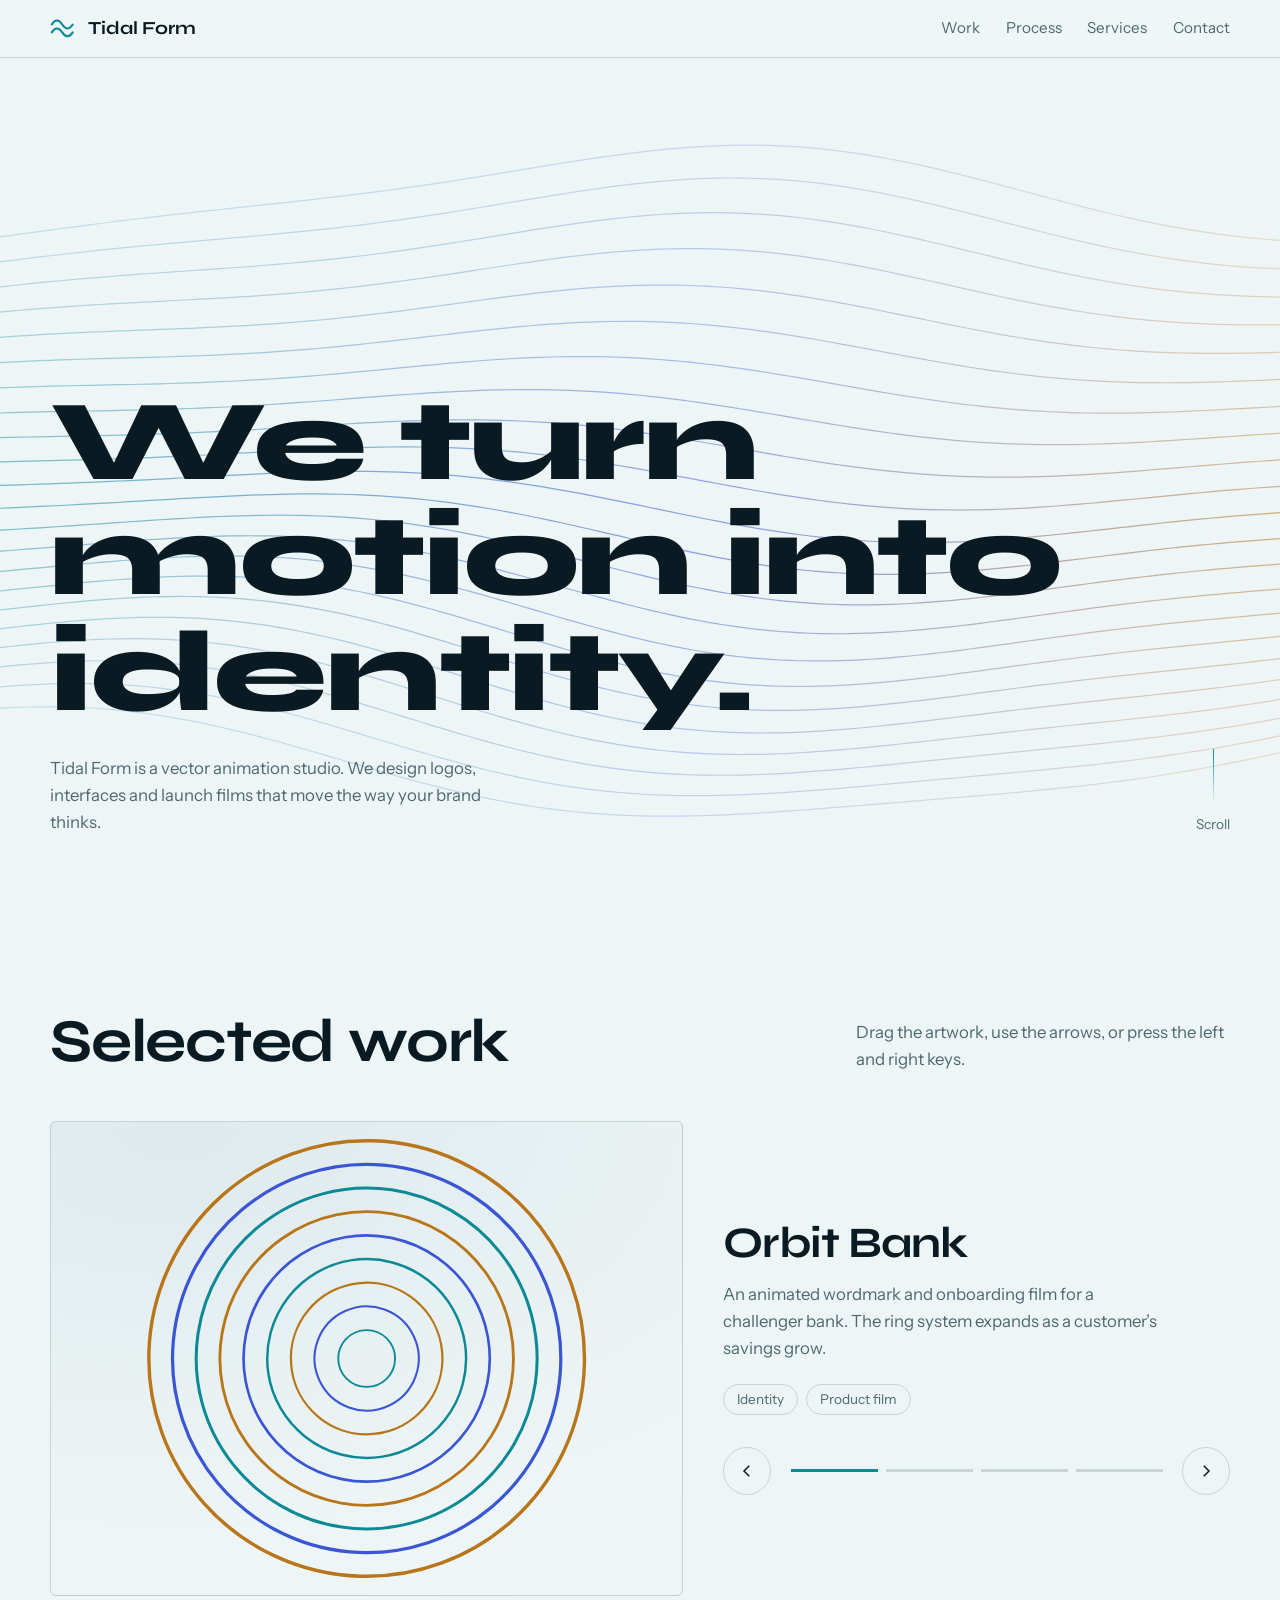
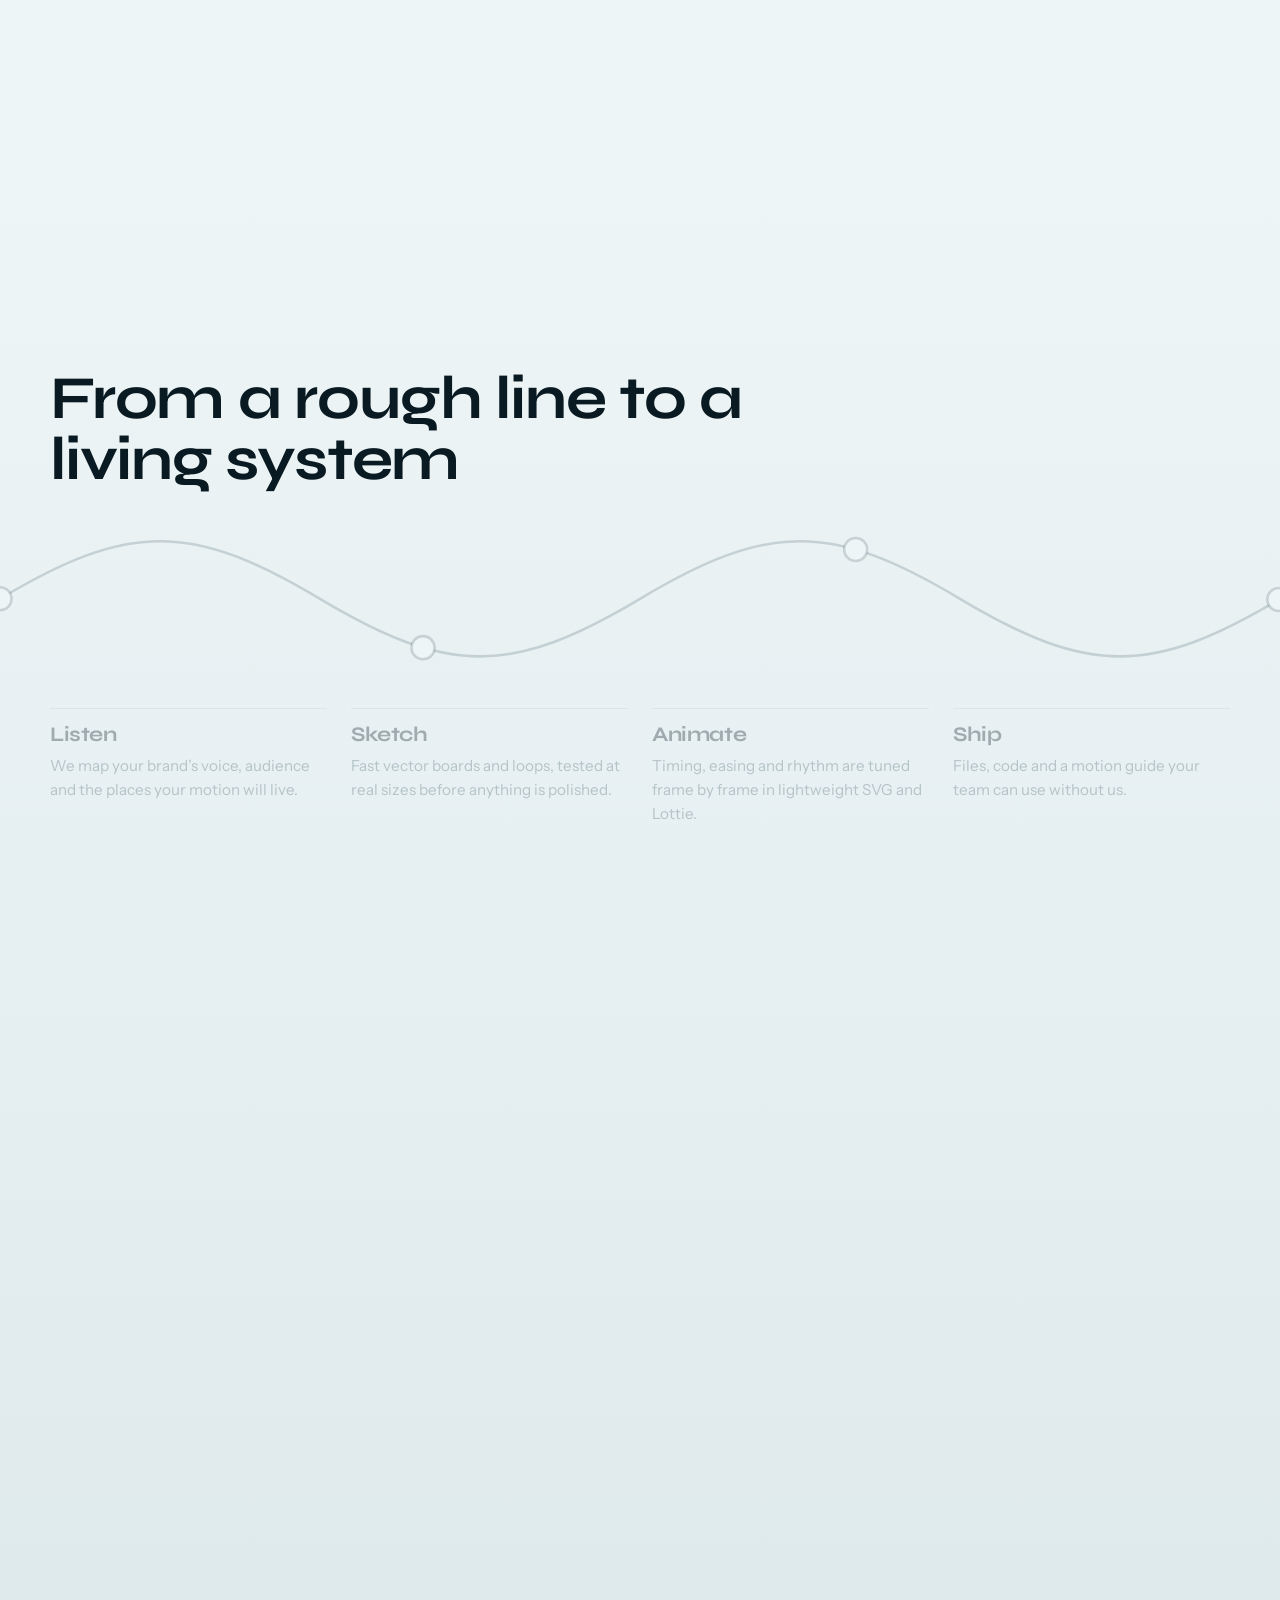
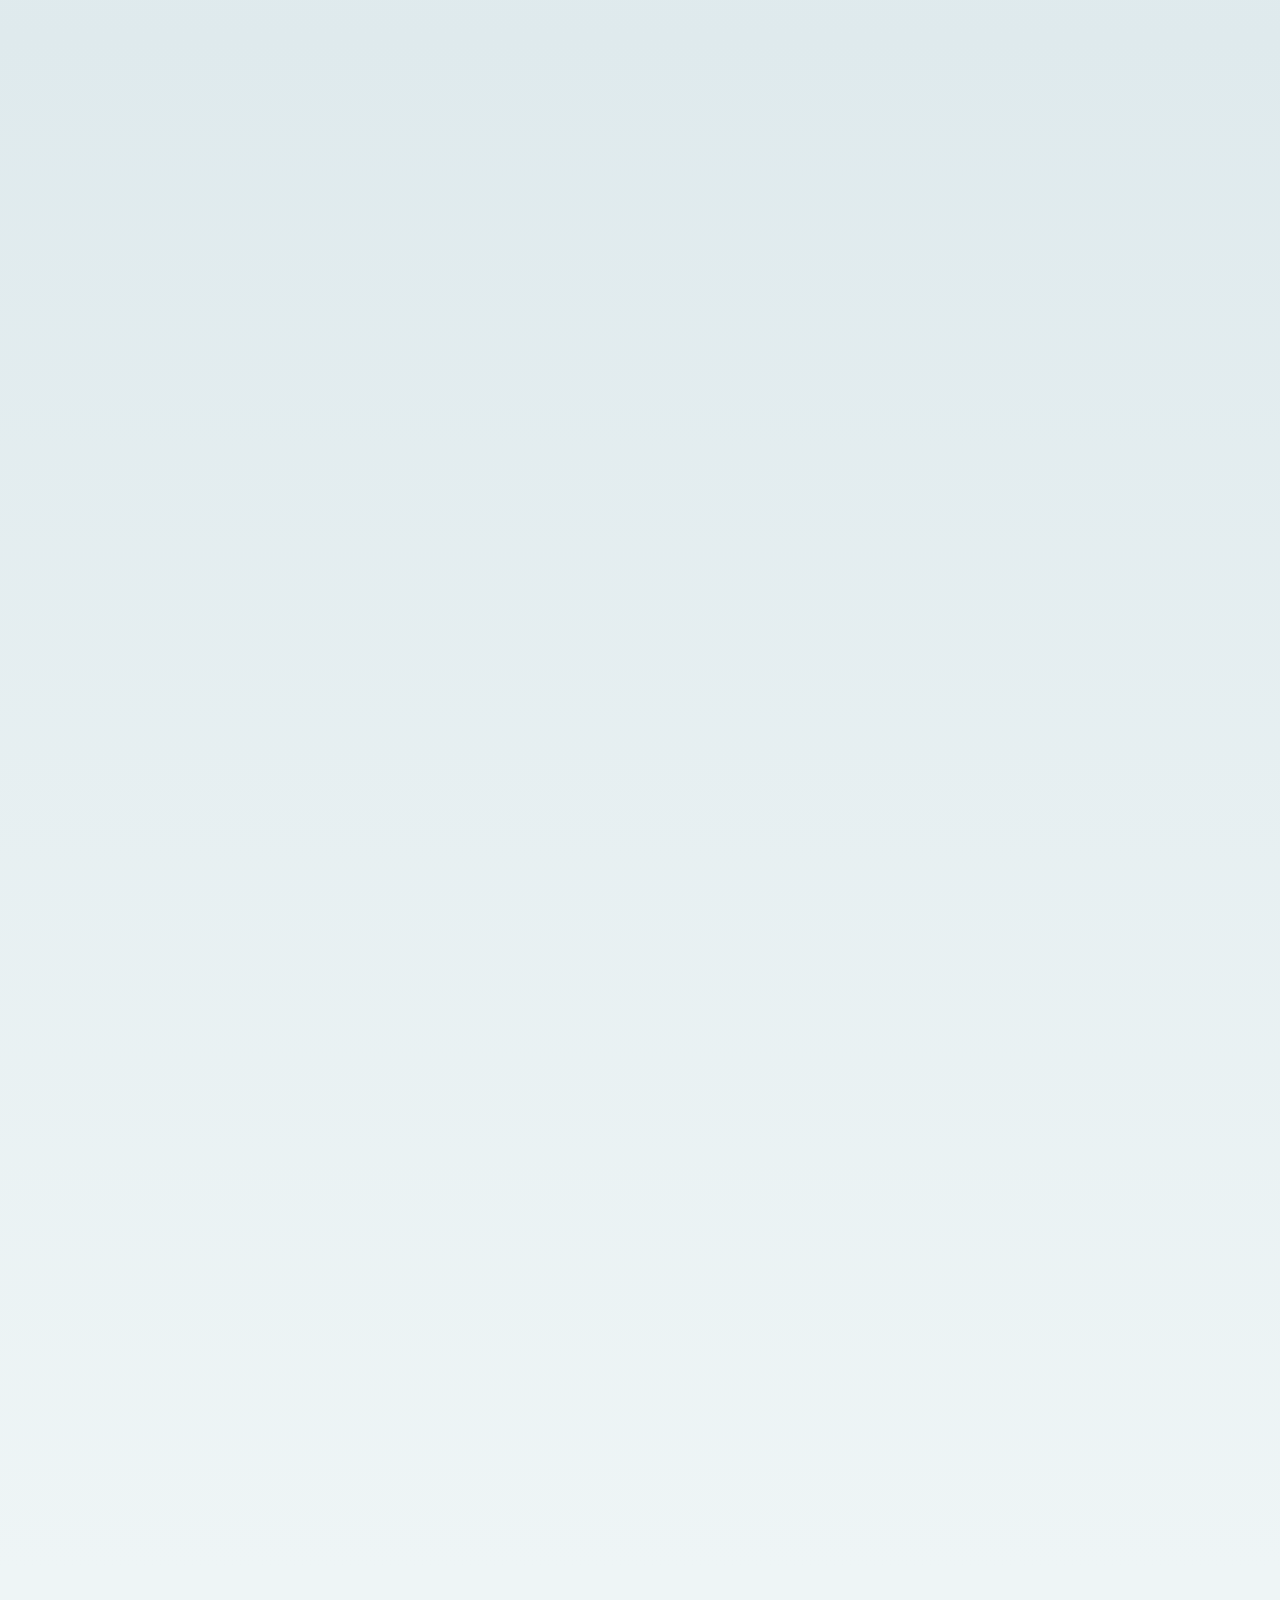
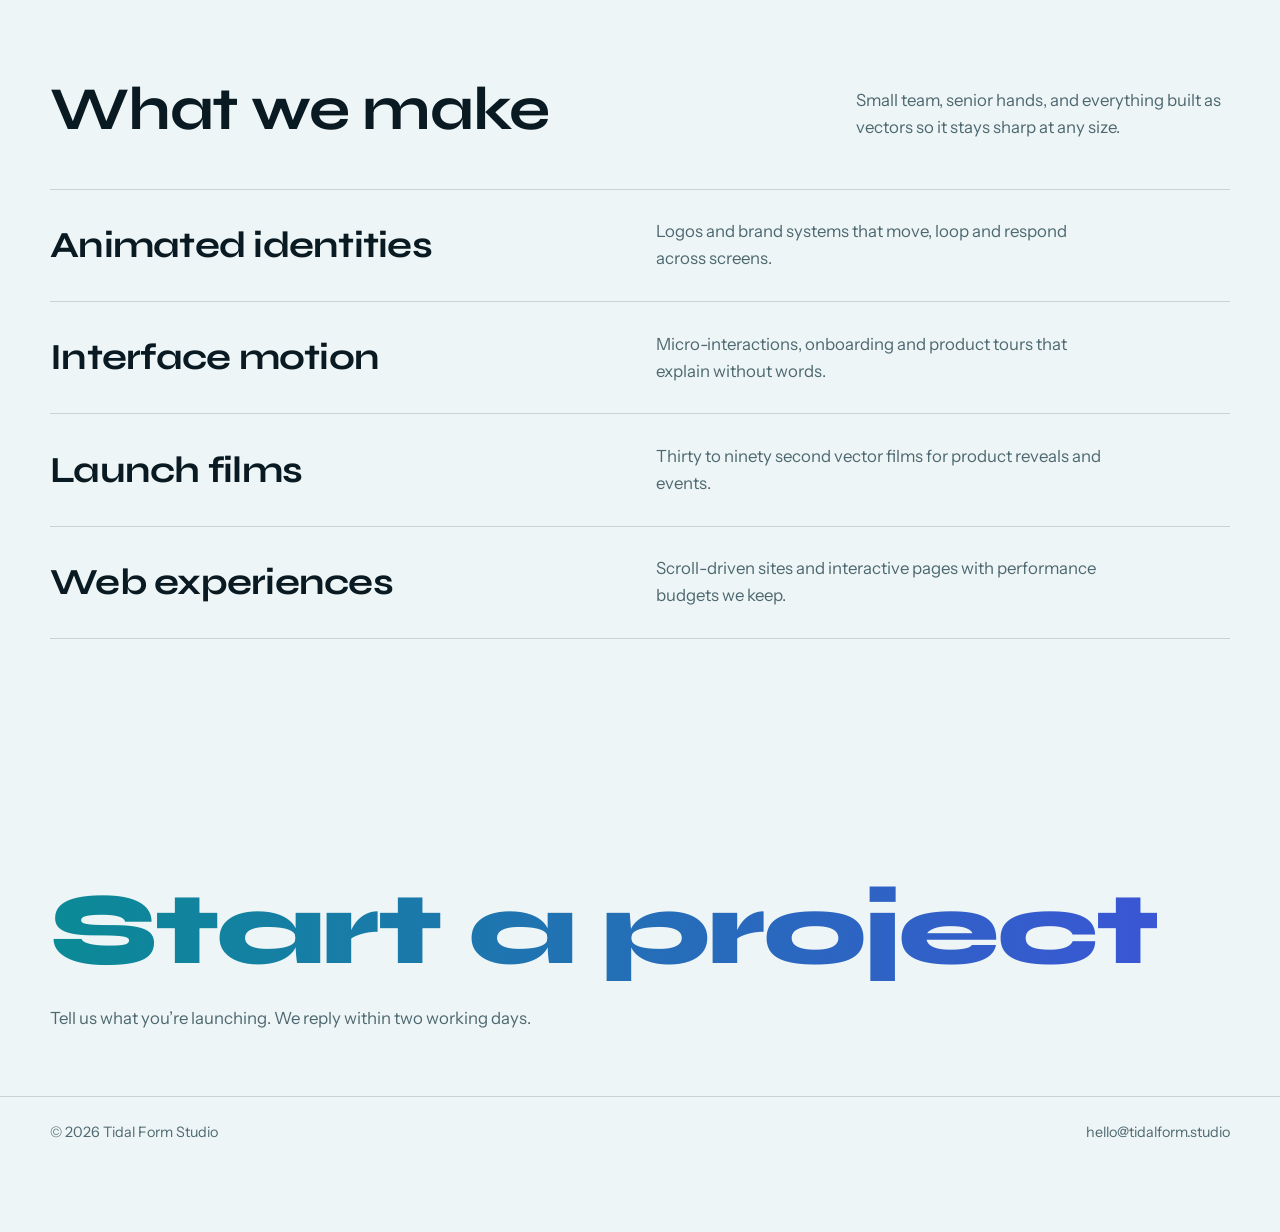
<file: old_artifacts/Tidal Form — Vector Animation Studio.html>
<!DOCTYPE html>
<html lang="en">
<head>
<meta charset="utf-8">
<meta name="viewport" content="width=device-width, initial-scale=1, viewport-fit=cover">
<title>Tidal Form — Motion &amp; Vector Studio</title>
<link rel="preconnect" href="https://fonts.googleapis.com">
<link rel="preconnect" href="https://fonts.gstatic.com" crossorigin>
<link href="https://fonts.googleapis.com/css2?family=Syne:wght@500;700;800&family=Instrument+Sans:wght@400;500&display=swap" rel="stylesheet">
<style>
:root{
  --bg:#071218;--bg2:#0d1e27;--ink:#e6f1f2;--mute:#8aa3aa;--line:rgba(160,220,225,.16);
  --a:#7fe3d9;--b:#6f8cff;--c:#f2c879;
  --display:'Syne','Trebuchet MS',sans-serif;--body:'Instrument Sans','Segoe UI',sans-serif;
  color-scheme:dark;
  box-sizing:border-box;padding-top:env(safe-area-inset-top,0px);padding-bottom:env(safe-area-inset-bottom,0px);
}
@media (prefers-color-scheme:light){:root:not([data-theme="dark"]){
  --bg:#eef5f6;--bg2:#dfeaed;--ink:#0a1a22;--mute:#4d6870;--line:rgba(10,40,50,.16);
  --a:#0b8a96;--b:#3a56d4;--c:#b8761a;color-scheme:light;}}
:root[data-theme="light"]{--bg:#eef5f6;--bg2:#dfeaed;--ink:#0a1a22;--mute:#4d6870;--line:rgba(10,40,50,.16);--a:#0b8a96;--b:#3a56d4;--c:#b8761a;color-scheme:light}
:root[data-theme="dark"]{color-scheme:dark}
*,*::before,*::after{box-sizing:inherit}
html{scroll-behavior:smooth;scroll-padding-top:env(safe-area-inset-top,0px)}
body{margin:0;background:var(--bg);color:var(--ink);font:400 1.05rem/1.6 var(--body);overflow-x:hidden}
a{color:inherit}
:focus-visible{outline:2px solid var(--a);outline-offset:3px}
h1,h2,h3{font-family:var(--display);margin:0;line-height:1;letter-spacing:-.02em}
.wrap{width:min(1180px,100% - 2.5rem);margin-inline:auto}

header{position:fixed;inset:0 0 auto;z-index:20;padding:calc(env(safe-area-inset-top,0px) + .9rem) 0 .9rem;
  backdrop-filter:blur(14px);background:color-mix(in srgb,var(--bg) 62%,transparent);border-bottom:1px solid var(--line)}
header .wrap{display:flex;align-items:center;justify-content:space-between;gap:1rem}
.logo{display:flex;align-items:center;gap:.6rem;font:700 1.15rem var(--display);text-decoration:none}
.logo svg{width:28px;height:28px}
nav{display:flex;gap:1.6rem;font-size:.95rem}
nav a{text-decoration:none;color:var(--mute);transition:color .2s}
nav a:hover{color:var(--ink)}
@media(max-width:620px){nav a:not(:last-child){display:none}}

/* hero */
.hero{position:relative;min-height:100vh;min-height:100svh;display:grid;align-items:end;padding:8rem 0 4rem;overflow:hidden}
#waves{position:absolute;inset:0;width:100%;height:100%}
.hero .wrap{position:relative;pointer-events:none}
.hero h1{font-size:clamp(2.8rem,9vw,8rem);font-weight:800;max-width:12ch}
.hero h1 span{display:block;overflow:hidden}
.hero h1 span i{display:block;font-style:normal;transform:translateY(105%);animation:rise 1s cubic-bezier(.2,.8,.2,1) forwards}
.hero h1 span:nth-child(2) i{animation-delay:.12s}
.hero h1 span:nth-child(3) i{animation-delay:.24s}
@keyframes rise{to{transform:none}}
.hero p{max-width:44ch;color:var(--mute);margin:1.6rem 0 0;opacity:0;animation:fade 1s .7s forwards}
@keyframes fade{to{opacity:1}}
.hint{position:absolute;right:max(1.25rem,calc((100% - 1180px)/2));bottom:4rem;z-index:2;display:flex;flex-direction:column;align-items:center;gap:.6rem;color:var(--mute);font-size:.85rem}
.hint b{width:1px;height:56px;background:linear-gradient(var(--a),transparent);animation:drip 2s infinite}
@keyframes drip{0%{transform:scaleY(0);transform-origin:top}50%{transform:scaleY(1);transform-origin:top}51%{transform-origin:bottom}100%{transform:scaleY(0);transform-origin:bottom}}
@media(max-width:620px){.hint{display:none}}

/* work */
section{position:relative}
.pad{padding:7rem 0}
.sec-h{display:flex;justify-content:space-between;align-items:end;gap:2rem;margin-bottom:3rem;flex-wrap:wrap}
.sec-h h2{font-size:clamp(2rem,5vw,3.8rem);max-width:14ch}
.sec-h p{max-width:34ch;color:var(--mute);margin:0}
.stage{display:grid;grid-template-columns:1.25fr 1fr;gap:2.5rem;align-items:center}
@media(max-width:820px){.stage{grid-template-columns:1fr}}
.art{position:relative;aspect-ratio:4/3;border:1px solid var(--line);border-radius:6px;overflow:hidden;
  background:radial-gradient(120% 90% at 20% 0%,var(--bg2),var(--bg));cursor:grab;touch-action:pan-y}
.art:active{cursor:grabbing}
.art svg{position:absolute;inset:0;width:100%;height:100%}
.art svg .d{fill:none;stroke-linecap:round;stroke-dasharray:var(--len,1200);stroke-dashoffset:var(--len,1200);animation:draw 1.8s cubic-bezier(.3,.7,.2,1) forwards}
@keyframes draw{to{stroke-dashoffset:0}}
.info h3{font-size:clamp(1.8rem,3.4vw,2.8rem);margin-bottom:1rem}
.info p{color:var(--mute);margin:0 0 1.4rem;max-width:40ch}
.tags{display:flex;flex-wrap:wrap;gap:.5rem;margin-bottom:2rem}
.tags span{border:1px solid var(--line);border-radius:99px;padding:.2rem .8rem;font-size:.85rem;color:var(--mute)}
.info>*{transition:opacity .35s,transform .35s}
.info.out>*{opacity:0;transform:translateY(10px)}
.ctrl{display:flex;align-items:center;gap:1.2rem}
.ctrl button{width:48px;height:48px;border-radius:50%;border:1px solid var(--line);background:none;color:var(--ink);cursor:pointer;display:grid;place-items:center;transition:background .2s,border-color .2s}
.ctrl button:hover{background:var(--bg2);border-color:var(--a)}
.ctrl svg{width:18px;height:18px;stroke:currentColor;fill:none;stroke-width:2}
.dots{display:flex;gap:.5rem;flex:1}
.dots button{flex:1;height:3px;width:auto;border-radius:0;border:0;padding:0;background:var(--line);position:relative;overflow:hidden}
.dots button::after{content:"";position:absolute;inset:0;background:var(--a);transform:scaleX(0);transform-origin:left}
.dots button.on::after{animation:fill 6s linear forwards}
.dots button.done::after{transform:none}
@keyframes fill{to{transform:none}}

/* process: scroll-driven */
.proc{height:340vh;background:linear-gradient(var(--bg),var(--bg2) 50%,var(--bg))}
.pin{position:sticky;top:0;height:100vh;height:100svh;display:flex;flex-direction:column;justify-content:center;gap:2rem;padding-top:5rem}
.pin h2{font-size:clamp(2rem,5vw,3.8rem);max-width:16ch}
.track{position:relative;width:100%}
.track svg{width:100%;height:auto;overflow:visible;display:block}
.track .base{fill:none;stroke:var(--line);stroke-width:2}
.track .prog{fill:none;stroke:url(#g);stroke-width:3;stroke-linecap:round}
.node{fill:var(--bg);stroke:var(--line);stroke-width:2;transition:fill .3s,stroke .3s,r .3s}
.node.on{fill:var(--a);stroke:var(--a)}
.steps{display:grid;grid-template-columns:repeat(4,1fr);gap:1.5rem}
.steps div{opacity:.32;transition:opacity .4s,transform .4s;border-top:1px solid var(--line);padding-top:1rem}
.steps div.on{opacity:1;transform:translateY(-6px);border-color:var(--a)}
.steps h3{font-size:1.3rem;margin-bottom:.5rem}
.steps p{margin:0;color:var(--mute);font-size:.95rem}
@media(max-width:760px){.steps{grid-template-columns:1fr 1fr}.pin{gap:1.2rem}.steps p{font-size:.85rem}}

/* capabilities */
.caps{list-style:none;margin:0;padding:0;border-top:1px solid var(--line)}
.caps li{display:grid;grid-template-columns:1fr 1fr;gap:2rem;align-items:center;padding:1.8rem 0;border-bottom:1px solid var(--line);position:relative;transition:padding .3s}
.caps li::before{content:"";position:absolute;left:0;bottom:-1px;height:1px;width:0;background:var(--a);transition:width .5s}
.caps li:hover::before{width:100%}
.caps li:hover{padding-left:1rem}
.caps h3{font-size:clamp(1.5rem,3vw,2.3rem)}
.caps p{margin:0;color:var(--mute);max-width:42ch}
@media(max-width:700px){.caps li{grid-template-columns:1fr;gap:.6rem}}

/* contact */
.contact{text-align:left;padding:8rem 0 4rem;overflow:hidden}
.contact a.big{display:inline-block;font:800 clamp(2rem,8vw,6.5rem)/1 var(--display);letter-spacing:-.03em;text-decoration:none;
  background:linear-gradient(90deg,var(--a),var(--b),var(--c),var(--a));background-size:300% 100%;-webkit-background-clip:text;background-clip:text;color:transparent;
  animation:slide 8s linear infinite}
@keyframes slide{to{background-position:300% 0}}
.contact p{color:var(--mute);margin:1.5rem 0 4rem}
footer{border-top:1px solid var(--line);padding:1.5rem 0;color:var(--mute);font-size:.9rem}
footer .wrap{display:flex;justify-content:space-between;gap:1rem;flex-wrap:wrap}

@media (prefers-reduced-motion:reduce){
  *,*::before,*::after{animation-duration:.01ms!important;animation-delay:0s!important;transition-duration:.01ms!important}
  html{scroll-behavior:auto}
  .hero h1 span i{transform:none}.hero p{opacity:1}
}
</style>
</head>
<body>
<header>
  <div class="wrap">
    <a class="logo" href="#top" aria-label="Tidal Form home">
      <svg viewBox="0 0 32 32" fill="none" stroke="var(--a)" stroke-width="2.4" stroke-linecap="round"><path d="M2 12c4-6 8-6 12 0s8 6 12 0M2 21c4-6 8-6 12 0s8 6 12 0"/></svg>
      Tidal Form
    </a>
    <nav>
      <a href="#work">Work</a><a href="#process">Process</a><a href="#services">Services</a><a href="#contact">Contact</a>
    </nav>
  </div>
</header>

<main id="top">
<section class="hero">
  <canvas id="waves" aria-hidden="true"></canvas>
  <div class="wrap">
    <h1 aria-label="We turn motion into identity.">
      <span><i>We turn</i></span><span><i>motion into</i></span><span><i>identity.</i></span>
    </h1>
    <p>Tidal Form is a vector animation studio. We design logos, interfaces and launch films that move the way your brand thinks.</p>
  </div>
  <div class="hint"><b></b>Scroll</div>
</section>

<section id="work" class="pad">
  <div class="wrap">
    <div class="sec-h">
      <h2>Selected work</h2>
      <p>Drag the artwork, use the arrows, or press the left and right keys.</p>
    </div>
    <div class="stage">
      <div class="art" id="art" role="img" aria-label="Animated vector artwork for the current project"></div>
      <div>
        <div class="info" id="info"></div>
        <div class="ctrl">
          <button id="prev" aria-label="Previous project"><svg viewBox="0 0 24 24"><path d="M15 5l-7 7 7 7"/></svg></button>
          <div class="dots" id="dots"></div>
          <button id="next" aria-label="Next project"><svg viewBox="0 0 24 24"><path d="M9 5l7 7-7 7"/></svg></button>
        </div>
      </div>
    </div>
  </div>
</section>

<section id="process" class="proc">
  <div class="pin">
    <div class="wrap">
      <h2>From a rough line to a living system</h2>
    </div>
    <div class="wrap track">
      <svg viewBox="0 0 1000 120" preserveAspectRatio="none" aria-hidden="true">
        <defs><linearGradient id="g" x1="0" x2="1"><stop offset="0" stop-color="var(--a)"/><stop offset="1" stop-color="var(--b)"/></linearGradient></defs>
        <path id="base" class="base" d="M0 60C100 0 150 0 250 60S400 120 500 60 650 0 750 60 900 120 1000 60"/>
        <path id="prog" class="prog" d="M0 60C100 0 150 0 250 60S400 120 500 60 650 0 750 60 900 120 1000 60"/>
        <g id="nodes"></g>
      </svg>
    </div>
    <div class="wrap">
      <div class="steps" id="steps">
        <div><h3>Listen</h3><p>We map your brand’s voice, audience and the places your motion will live.</p></div>
        <div><h3>Sketch</h3><p>Fast vector boards and loops, tested at real sizes before anything is polished.</p></div>
        <div><h3>Animate</h3><p>Timing, easing and rhythm are tuned frame by frame in lightweight SVG and Lottie.</p></div>
        <div><h3>Ship</h3><p>Files, code and a motion guide your team can use without us.</p></div>
      </div>
    </div>
  </div>
</section>

<section id="services" class="pad">
  <div class="wrap">
    <div class="sec-h"><h2>What we make</h2><p>Small team, senior hands, and everything built as vectors so it stays sharp at any size.</p></div>
    <ul class="caps">
      <li><h3>Animated identities</h3><p>Logos and brand systems that move, loop and respond across screens.</p></li>
      <li><h3>Interface motion</h3><p>Micro-interactions, onboarding and product tours that explain without words.</p></li>
      <li><h3>Launch films</h3><p>Thirty to ninety second vector films for product reveals and events.</p></li>
      <li><h3>Web experiences</h3><p>Scroll-driven sites and interactive pages with performance budgets we keep.</p></li>
    </ul>
  </div>
</section>

<section id="contact" class="contact">
  <div class="wrap">
    <a class="big" href="mailto:hello@tidalform.studio">Start a project</a>
    <p>Tell us what you’re launching. We reply within two working days.</p>
  </div>
  <footer><div class="wrap"><span>© 2026 Tidal Form Studio</span><span>hello@tidalform.studio</span></div></footer>
</section>
</main>

<script>
(function(){
  var reduce = matchMedia('(prefers-reduced-motion: reduce)').matches;
  var root = document.documentElement, cs;
  function readColors(){ cs = getComputedStyle(root); }
  readColors();
  matchMedia('(prefers-color-scheme: light)').addEventListener('change', readColors);
  function col(n){ return cs.getPropertyValue(n).trim(); }

  /* ---------- Hero waves ---------- */
  var cv = document.getElementById('waves'), cx = cv.getContext('2d');
  var W, H, dpr, mx = .5, my = .5, tx = .5, ty = .5, t0 = 0;
  function size(){
    dpr = Math.min(devicePixelRatio || 1, 2);
    W = cv.clientWidth; H = cv.clientHeight;
    cv.width = W * dpr; cv.height = H * dpr; cx.setTransform(dpr,0,0,dpr,0,0);
  }
  size(); addEventListener('resize', function(){ size(); if(reduce) frame(0); });
  addEventListener('pointermove', function(e){ tx = e.clientX / innerWidth; ty = e.clientY / innerHeight; }, {passive:true});
  var LINES = 22;
  function frame(t){
    t *= .001; mx += (tx - mx) * .05; my += (ty - my) * .05;
    cx.clearRect(0, 0, W, H);
    var a = col('--a'), b = col('--b'), c = col('--c');
    for (var i = 0; i < LINES; i++){
      var k = i / (LINES - 1);
      var g = cx.createLinearGradient(0, 0, W, 0);
      g.addColorStop(0, a); g.addColorStop(.55, b); g.addColorStop(1, c);
      cx.strokeStyle = g; cx.globalAlpha = .08 + .5 * Math.pow(1 - Math.abs(k - my), 2);
      cx.lineWidth = 1.2; cx.beginPath();
      var base = H * (.25 + k * .6);
      for (var x = 0; x <= W; x += 10){
        var u = x / W;
        var infl = Math.exp(-Math.pow((u - mx) * 3, 2));
        var y = base
          + Math.sin(u * 5 + t * .8 + k * 3) * (24 + k * 30)
          + Math.sin(u * 11 - t * 1.1 + k * 6) * 10
          - infl * 70 * (1 - k * .5) * Math.sin(t + k * 4);
        x ? cx.lineTo(x, y) : cx.moveTo(x, y);
      }
      cx.stroke();
    }
    cx.globalAlpha = 1;
  }
  var running = true;
  new IntersectionObserver(function(e){ running = e[0].isIntersecting; }).observe(cv);
  (function loop(t){ if(running && !reduce) frame(t); requestAnimationFrame(loop); })(0);
  if (reduce) frame(0);

  /* ---------- Work carousel ---------- */
  var P = [
    {n:'Orbit Bank', d:'An animated wordmark and onboarding film for a challenger bank. The ring system expands as a customer’s savings grow.', t:['Identity','Product film'], k:'rings'},
    {n:'Northwind Audio', d:'A responsive sound-wave logo and live visualiser that follows the music inside the app.', t:['Logo motion','Interface'], k:'bars'},
    {n:'Atlas Maps', d:'Vector route animations that draw journeys across the globe for a travel launch campaign.', t:['Web','Launch film'], k:'arcs'},
    {n:'Fern Health', d:'A calm breathing guide built from one continuous line, designed for small watch screens.', t:['Interface','Illustration'], k:'spiral'}
  ];
  var art = document.getElementById('art'), info = document.getElementById('info'), dots = document.getElementById('dots');
  var cur = 0, timer = null;
  function svgFor(k){
    var s = '<svg viewBox="0 0 400 300" preserveAspectRatio="xMidYMid slice" aria-hidden="true">', i;
    var cols = ['var(--a)','var(--b)','var(--c)'];
    if (k === 'rings'){
      for (i = 0; i < 9; i++) s += '<circle class="d" cx="200" cy="150" r="'+(18+i*15)+'" stroke="'+cols[i%3]+'" stroke-width="'+(1.2+i*.12)+'" style="--len:'+(2*Math.PI*(18+i*15)).toFixed(0)+';animation-delay:'+(i*.1)+'s" transform="rotate('+(i*20)+' 200 150)" stroke-dasharray="'+(2*Math.PI*(18+i*15)*.78).toFixed(0)+' 999"/>';
    } else if (k === 'bars'){
      for (i = 0; i < 28; i++){ var h = 20 + Math.abs(Math.sin(i*.55)*Math.cos(i*.2))*100;
        s += '<line class="d" x1="'+(40+i*12.5)+'" x2="'+(40+i*12.5)+'" y1="'+(150-h)+'" y2="'+(150+h)+'" stroke="'+cols[i%3]+'" stroke-width="5" style="--len:'+(h*2)+';animation-delay:'+(i*.04)+'s"/>'; }
    } else if (k === 'arcs'){
      for (i = 0; i < 8; i++){ var y = 40 + i*30;
        s += '<path class="d" d="M30 '+(y+40)+' Q200 '+(y-90+i*10)+' 370 '+(y+10)+'" stroke="'+cols[i%3]+'" stroke-width="2" style="--len:520;animation-delay:'+(i*.14)+'s"/>';
        s += '<circle cx="370" cy="'+(y+10)+'" r="3.5" fill="'+cols[i%3]+'"/>'; }
    } else {
      var d = 'M200 150', a, r;
      for (i = 0; i <= 260; i++){ a = i * .16; r = 4 + i * .52; d += ' L'+(200+Math.cos(a)*r).toFixed(1)+' '+(150+Math.sin(a)*r*.82).toFixed(1); }
      s += '<path class="d" d="'+d+'" stroke="var(--a)" stroke-width="2" style="--len:3200;animation-duration:3s"/>';
      s += '<circle cx="200" cy="150" r="5" fill="var(--c)"/>';
    }
    return s + '</svg>';
  }
  function show(n, first){
    cur = (n + P.length) % P.length;
    var p = P[cur];
    function apply(){
      art.innerHTML = svgFor(p.k);
      info.innerHTML = '<h3>'+p.n+'</h3><p>'+p.d+'</p><div class="tags">'+p.t.map(function(x){return '<span>'+x+'</span>';}).join('')+'</div>';
      info.classList.remove('out');
    }
    if (first || reduce) apply(); else { info.classList.add('out'); setTimeout(apply, 280); }
    [].forEach.call(dots.children, function(b, i){
      b.className = i < cur ? 'done' : '';
      if (i === cur){ void b.offsetWidth; b.className = reduce ? 'done' : 'on'; }
    });
    clearTimeout(timer);
    if (!reduce) timer = setTimeout(function(){ show(cur + 1); }, 6000);
  }
  P.forEach(function(p, i){
    var b = document.createElement('button'); b.setAttribute('aria-label', 'Show ' + p.n);
    b.onclick = function(){ show(i); }; dots.appendChild(b);
  });
  document.getElementById('prev').onclick = function(){ show(cur - 1); };
  document.getElementById('next').onclick = function(){ show(cur + 1); };
  addEventListener('keydown', function(e){ if (e.key === 'ArrowLeft') show(cur - 1); if (e.key === 'ArrowRight') show(cur + 1); });
  var sx = null;
  art.addEventListener('pointerdown', function(e){ sx = e.clientX; });
  addEventListener('pointerup', function(e){
    if (sx !== null && Math.abs(e.clientX - sx) > 40) show(cur + (e.clientX < sx ? 1 : -1));
    sx = null;
  });
  show(0, true);

  /* ---------- Scroll-driven process line ---------- */
  var proc = document.getElementById('process'), prog = document.getElementById('prog'),
      base = document.getElementById('base'), nodesG = document.getElementById('nodes'),
      steps = document.querySelectorAll('#steps div'), len = prog.getTotalLength(), nodes = [];
  prog.style.strokeDasharray = len;
  for (var i = 0; i < 4; i++){
    var pt = base.getPointAtLength(len * (i / 3) * .999);
    var c = document.createElementNS('http://www.w3.org/2000/svg', 'circle');
    c.setAttribute('cx', pt.x); c.setAttribute('cy', pt.y); c.setAttribute('r', 9); c.setAttribute('class', 'node');
    nodesG.appendChild(c); nodes.push(c);
  }
  function onScroll(){
    var r = proc.getBoundingClientRect(), total = proc.offsetHeight - innerHeight;
    var p = Math.min(1, Math.max(0, -r.top / total));
    prog.style.strokeDashoffset = len * (1 - p);
    var idx = Math.min(3, Math.floor(p * 3.999 + .02));
    if (p <= 0.001) idx = -1;
    nodes.forEach(function(n, i){ n.classList.toggle('on', i <= idx); });
    steps.forEach(function(s, i){ s.classList.toggle('on', i === idx); });
  }
  addEventListener('scroll', onScroll, {passive:true}); addEventListener('resize', onScroll); onScroll();
})();
</script>
</body>
</html>
</file>
